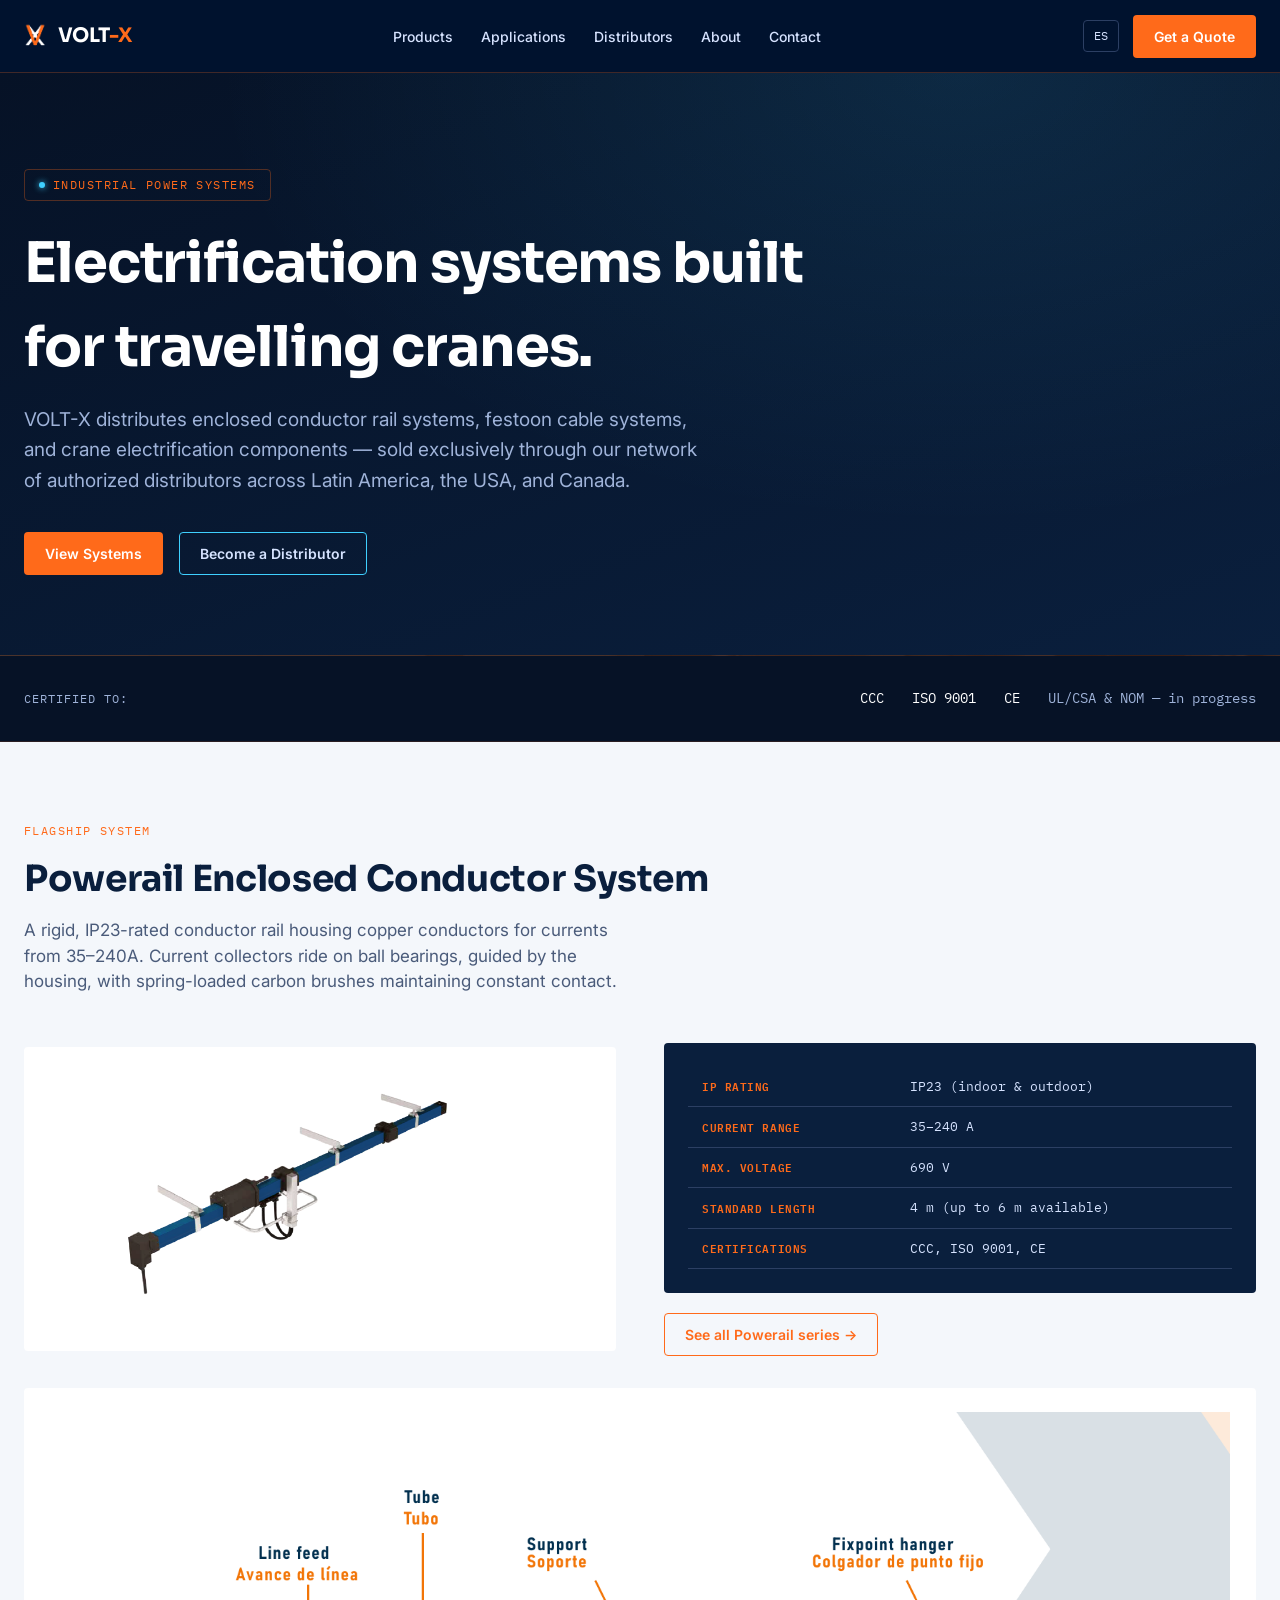
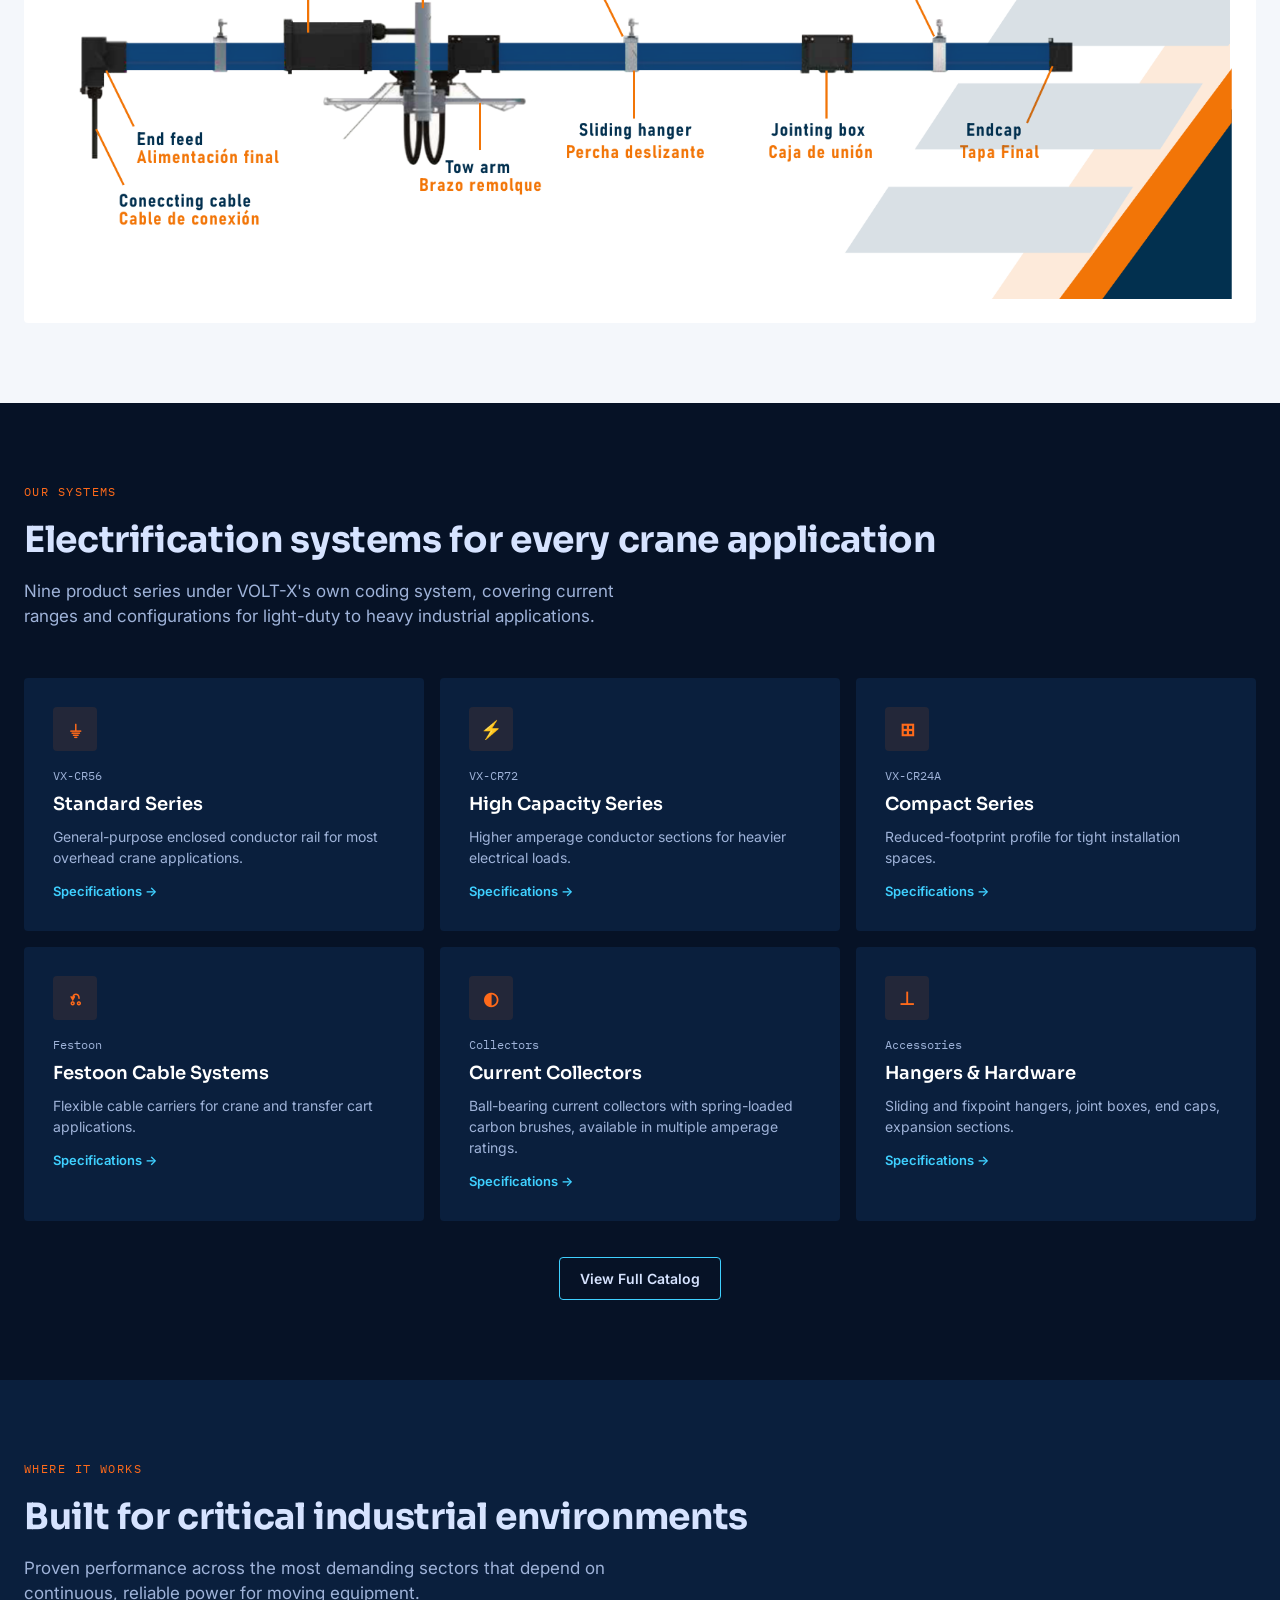
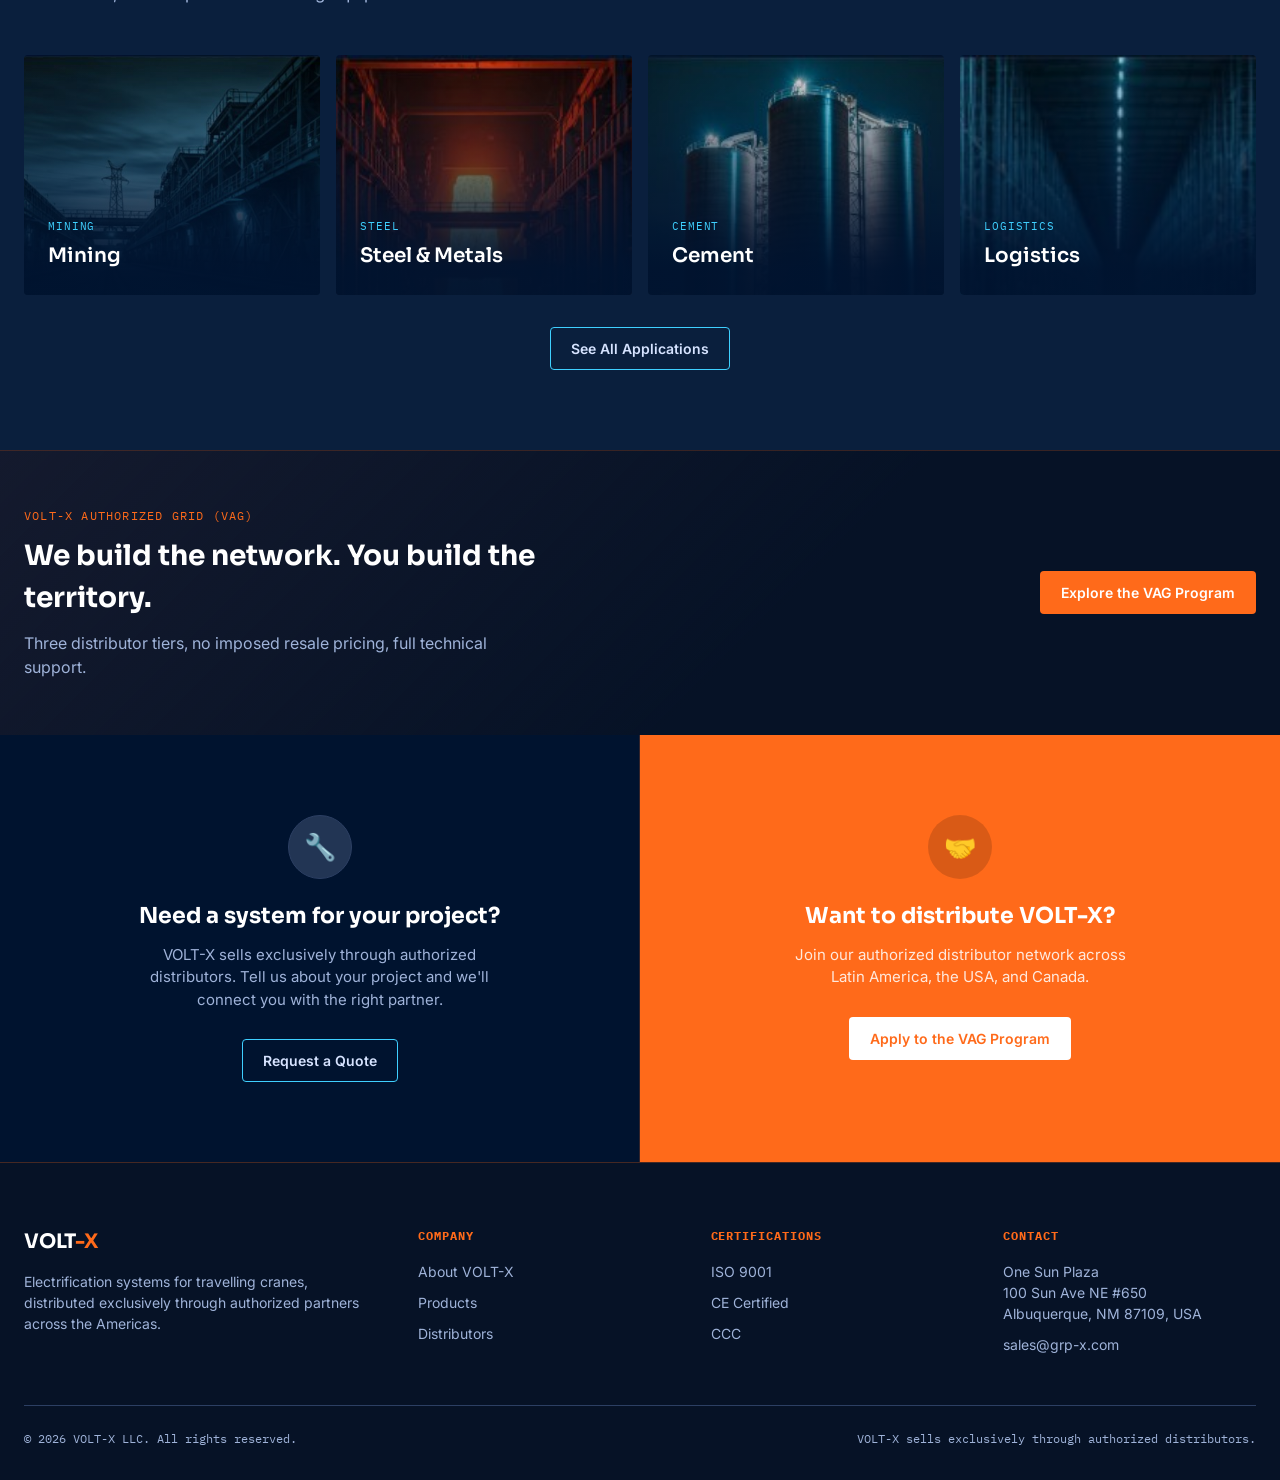
<file: index.html>
<!DOCTYPE html>
<html lang="en">
<head>
<meta charset="utf-8"/>
<meta content="width=device-width, initial-scale=1.0" name="viewport"/>
<title>VOLT-X | Conductor Rail Systems for Travelling Cranes</title>
<meta content="VOLT-X distributes Powerail enclosed conductor rail systems for travelling cranes across Latin America, the USA, and Canada — sold exclusively through authorized distributors." name="description"/>
<link href="https://voltx.grp-x.com/" rel="canonical"/>
<link href="https://voltx.grp-x.com/" hreflang="en" rel="alternate"/>
<link href="https://voltx.grp-x.com/es/" hreflang="es" rel="alternate"/>
<link href="https://voltx.grp-x.com/" hreflang="x-default" rel="alternate"/>
<link href="./assets/voltx-isotype.png" rel="icon" type="image/png"/>
<link href="./assets/voltx-isotype.png" rel="apple-touch-icon"/>
<meta content="website" property="og:type"/>
<meta content="VOLT-X" property="og:site_name"/>
<meta content="VOLT-X | Conductor Rail Systems for Travelling Cranes" property="og:title"/>
<meta content="VOLT-X distributes Powerail enclosed conductor rail systems for travelling cranes across Latin America, the USA, and Canada — sold exclusively through authorized distributors." property="og:description"/>
<meta content="https://voltx.grp-x.com/" property="og:url"/>
<meta content="https://voltx.grp-x.com/assets/og-image.jpg" property="og:image"/>
<meta content="en_US" property="og:locale"/>
<meta content="summary_large_image" name="twitter:card"/>
<meta content="VOLT-X | Conductor Rail Systems for Travelling Cranes" name="twitter:title"/>
<meta content="VOLT-X distributes Powerail enclosed conductor rail systems for travelling cranes across Latin America, the USA, and Canada — sold exclusively through authorized distributors." name="twitter:description"/>
<meta content="https://voltx.grp-x.com/assets/og-image.jpg" name="twitter:image"/>
<link href="https://fonts.googleapis.com" rel="preconnect"/>
<link href="https://fonts.googleapis.com/css2?family=IBM+Plex+Mono:wght@400;500;600&amp;family=Inter:wght@400;500;600;700&amp;family=Sora:wght@600;700&amp;display=swap" rel="stylesheet"/>
<link href="./assets/styles.css" rel="stylesheet"/>
<script type="application/ld+json">
{
  "@context": "https://schema.org",
  "@type": "Organization",
  "name": "VOLT-X",
  "legalName": "VOLT-X LLC",
  "url": "https://voltx.grp-x.com/",
  "logo": "https://voltx.grp-x.com/assets/voltx-isotype.png",
  "image": "https://voltx.grp-x.com/assets/og-image.jpg",
  "description": "VOLT-X distributes Powerail enclosed conductor rail systems for travelling cranes across Latin America, the USA, and Canada.",
  "address": {
    "@type": "PostalAddress",
    "streetAddress": "One Sun Plaza, 100 Sun Ave NE #650",
    "addressLocality": "Albuquerque",
    "addressRegion": "NM",
    "postalCode": "87109",
    "addressCountry": "US"
  },
  "email": "sales@grp-x.com",
  "sameAs": []
}
</script>
<script type="application/ld+json">
{
  "@context": "https://schema.org",
  "@type": "BreadcrumbList",
  "itemListElement": [
    {
      "@type": "ListItem",
      "position": 1,
      "name": "Home",
      "item": "https://voltx.grp-x.com/"
    }
  ]
}
</script>
</head>
<body>
<!-- ============ HEADER ============ -->
<header class="site-header">
<div class="container nav-row">
<a class="brand" href="index.html">
<img alt="VOLT-X" src="assets/voltx-isotype.png"/>
<span class="brand-word">VOLT<span>-X</span></span>
</a>
<nav class="main-nav">
<a href="products/index.html">Products</a>
<a href="applications/index.html">Applications</a>
<a href="distributors/index.html">Distributors</a>
<a href="about/index.html">About</a>
<a href="contact/index.html">Contact</a>
</nav>
<div class="nav-actions">
<a class="lang-switch" href="es/index.html"><span class="lang-label">ES</span></a>
<a class="btn btn-primary" href="contact/index.html">Get a Quote</a>
<button aria-label="Menu" class="mobile-menu-btn">
<svg fill="none" height="24" viewbox="0 0 24 24" width="24"><path d="M3 12H21M3 6H21M3 18H21" stroke="white" stroke-linecap="round" stroke-width="2"></path></svg>
</button>
</div>
</div>
</header>
<div class="mobile-drawer">
<div class="mobile-drawer-top">
<span class="brand-word">VOLT<span style="color:#ff6a1a">-X</span></span>
<button aria-label="Close" class="mobile-drawer-close" style="background:none;border:none;color:#fff;">
<svg fill="none" height="28" viewbox="0 0 24 24" width="28"><path d="M6 6L18 18M6 18L18 6" stroke="white" stroke-linecap="round" stroke-width="2"></path></svg>
</button>
</div>
<a href="products/index.html">Products</a>
<a href="applications/index.html">Applications</a>
<a href="distributors/index.html">Distributors</a>
<a href="about/index.html">About</a>
<a href="contact/index.html">Contact</a>
<a class="btn btn-primary btn-block" href="contact/index.html">Get a Quote</a>
</div>
<!-- ============ HERO ============ -->
<section class="page-hero" style="padding: 96px 0 80px;">
<div class="container">
<div class="eyebrow"><span class="dot"></span>Industrial Power Systems</div>
<h1 class="page-title" style="max-width: 820px; font-size: clamp(34px, 5.5vw, 56px);">
Electrification systems built for travelling cranes.

</h1>
<p class="page-subtitle" style="max-width: 680px; font-size: 19px;">
VOLT-X distributes enclosed conductor rail systems, festoon cable systems, and crane electrification components — sold exclusively through our network of authorized distributors across Latin America, the USA, and Canada.

</p>
<div style="display:flex; gap:16px; margin-top:36px; flex-wrap:wrap;">
<a class="btn btn-primary" href="products/index.html">View Systems</a>
<a class="btn btn-outline" href="distributors/index.html">Become a Distributor</a>
</div>
</div>
</section>
<!-- ============ TRUST BAND ============ -->
<section class="tight section-deep" style="padding: 32px 0; border-bottom: 1px solid rgba(255,106,26,0.15);">
<div class="container" style="display:flex; flex-wrap:wrap; gap: 32px; align-items:center; justify-content: space-between;">
<span style="font-family: var(--font-mono); font-size:12px; color: var(--voltx-text-muted); text-transform: uppercase; letter-spacing: 0.08em;">
Certified to:
</span>
<div style="display:flex; gap: 28px; flex-wrap: wrap;">
<span style="font-family: var(--font-mono); font-size:14px; color:#fff;">CCC</span>
<span style="font-family: var(--font-mono); font-size:14px; color:#fff;">ISO 9001</span>
<span style="font-family: var(--font-mono); font-size:14px; color:#fff;">CE</span>
<span style="font-family: var(--font-mono); font-size:14px; color: var(--voltx-text-muted);">
UL/CSA &amp; NOM — in progress
</span>
</div>
</div>
</section>
<!-- ============ PRODUCT OVERVIEW ============ -->
<section class="section-light">
<div class="container">
<div class="section-head">
<span class="kicker">Flagship System</span>
<h2>Powerail Enclosed Conductor System</h2>
<p>
A rigid, IP23-rated conductor rail housing copper conductors for currents from 35–240A. Current collectors ride on ball bearings, guided by the housing, with spring-loaded carbon brushes maintaining constant contact.

</p>
</div>
<div style="display:grid; grid-template-columns: 1fr 1fr; gap: 48px; align-items: center;">
<div style="background: #ffffff; border-radius:4px; padding: 32px; display:flex; align-items:center; justify-content:center;">
<img alt="Powerail Enclosed conductor rail system HFP56" src="assets/products/hero-system-hfp56.png" style="width:100%; max-width:480px;"/>
</div>
<div>
<div class="spec-table-wrap" style="background: var(--voltx-surface-container); border-radius:4px; padding: 24px;">
<table class="spec-table">
<tr><th>IP Rating</th><td>IP23 (indoor &amp; outdoor)</td></tr>
<tr><th>Current range</th><td>35–240 A</td></tr>
<tr><th>Max. voltage</th><td>690 V</td></tr>
<tr><th>Standard length</th><td>4 m (up to 6 m available)</td></tr>
<tr><th>Certifications</th><td>CCC, ISO 9001, CE</td></tr>
</table>
</div>
<a class="btn btn-outline-orange" href="products/index.html" style="margin-top:20px;">
See all Powerail series →
</a>
</div>
</div>
<!-- Annotated component diagram -->
<div style="background:#ffffff; border-radius:4px; padding:24px; margin-top:32px;">
<img alt="HFP56 system component diagram" src="assets/products/hfp56-diagram-annotated.png" style="width:100%; display:block;"/>
</div>
</div>
</section>
<!-- ============ SYSTEM CATEGORIES GRID ============ -->
<section class="section-deep">
<div class="container">
<div class="section-head">
<span class="kicker">Our Systems</span>
<h2>Electrification systems for every crane application</h2>
<p>
Nine product series under VOLT-X's own coding system, covering current ranges and configurations for light-duty to heavy industrial applications.

</p>
</div>
<div class="grid grid-3">
<div class="card">
<div class="card-icon">⏚</div>
<span class="card-code">VX-CR56</span>
<h3>Standard Series</h3>
<p>General-purpose enclosed conductor rail for most overhead crane applications.</p>
<a class="card-link" href="products/index.html">Specifications →</a>
</div>
<div class="card">
<div class="card-icon">⚡</div>
<span class="card-code">VX-CR72</span>
<h3>High Capacity Series</h3>
<p>Higher amperage conductor sections for heavier electrical loads.</p>
<a class="card-link" href="products/index.html">Specifications →</a>
</div>
<div class="card">
<div class="card-icon">⊞</div>
<span class="card-code">VX-CR24A</span>
<h3>Compact Series</h3>
<p>Reduced-footprint profile for tight installation spaces.</p>
<a class="card-link" href="products/index.html">Specifications →</a>
</div>
<div class="card">
<div class="card-icon">⎌</div>
<span class="card-code">Festoon</span>
<h3>Festoon Cable Systems</h3>
<p>Flexible cable carriers for crane and transfer cart applications.</p>
<a class="card-link" href="products/index.html">Specifications →</a>
</div>
<div class="card">
<div class="card-icon">◐</div>
<span class="card-code">Collectors</span>
<h3>Current Collectors</h3>
<p>Ball-bearing current collectors with spring-loaded carbon brushes, available in multiple amperage ratings.</p>
<a class="card-link" href="products/index.html">Specifications →</a>
</div>
<div class="card">
<div class="card-icon">⊥</div>
<span class="card-code">Accessories</span>
<h3>Hangers &amp; Hardware</h3>
<p>Sliding and fixpoint hangers, joint boxes, end caps, expansion sections.</p>
<a class="card-link" href="products/index.html">Specifications →</a>
</div>
</div>
<div class="text-center" style="margin-top: 36px;">
<a class="btn btn-outline" href="products/index.html">View Full Catalog</a>
</div>
</div>
</section>
<!-- ============ APPLICATIONS PREVIEW ============ -->
<section class="section-mid">
<div class="container">
<div class="section-head">
<span class="kicker">Where it works</span>
<h2>Built for critical industrial environments</h2>
<p>
Proven performance across the most demanding sectors that depend on continuous, reliable power for moving equipment.

</p>
</div>
<div class="grid grid-4">
<div class="industry-card" data-industry-slot="mining" style="background-image: url('assets/industries/mining.jpg');">
<div class="industry-label">
<span class="industry-tag">Mining</span>
<h3>Mining</h3>
</div>
</div>
<div class="industry-card" data-industry-slot="steel" style="background-image: url('assets/industries/steel.jpg');">
<div class="industry-label">
<span class="industry-tag">Steel</span>
<h3>Steel &amp; Metals</h3>
</div>
</div>
<div class="industry-card" data-industry-slot="cement" style="background-image: url('assets/industries/cement.jpg');">
<div class="industry-label">
<span class="industry-tag">Cement</span>
<h3>Cement</h3>
</div>
</div>
<div class="industry-card" data-industry-slot="logistics" style="background-image: url('assets/industries/logistics.jpg');">
<div class="industry-label">
<span class="industry-tag">Logistics</span>
<h3>Logistics</h3>
</div>
</div>
</div>
<div class="text-center" style="margin-top:32px;">
<a class="btn btn-outline" href="applications/index.html">See All Applications</a>
</div>
</div>
</section>
<!-- ============ DISTRIBUTOR PREVIEW ============ -->
<section class="tight" style="background: linear-gradient(135deg, rgba(255,106,26,0.08) 0%, var(--voltx-blue-deep) 60%); border-top:1px solid rgba(255,106,26,0.2);">
<div class="container" style="display:flex; justify-content:space-between; align-items:center; gap: 32px; flex-wrap:wrap;">
<div style="max-width: 520px;">
<span class="kicker" style="color:var(--voltx-orange); font-family:var(--font-mono); font-size:12px; letter-spacing:0.1em; text-transform:uppercase; display:block; margin-bottom:10px;">VOLT-X Authorized Grid (VAG)</span>
<h2 style="font-family: var(--font-display); font-size: 28px; color:#fff; margin:0 0 12px;">
We build the network. You build the territory.

</h2>
<p style="color: var(--voltx-text-muted); margin:0;">
Three distributor tiers, no imposed resale pricing, full technical support.

</p>
</div>
<a class="btn btn-primary" href="distributors/index.html">Explore the VAG Program</a>
</div>
</section>
<!-- ============ FINAL CTA SPLIT ============ -->
<section class="cta-split" style="padding:0;">
<div class="cta-panel blue">
<div class="cta-icon">🔧</div>
<h3>Need a system for your project?</h3>
<p>
VOLT-X sells exclusively through authorized distributors. Tell us about your project and we'll connect you with the right partner.

</p>
<a class="btn btn-outline" href="contact/index.html">Request a Quote</a>
</div>
<div class="cta-panel orange">
<div class="cta-icon">🤝</div>
<h3>Want to distribute VOLT-X?</h3>
<p>
Join our authorized distributor network across Latin America, the USA, and Canada.

</p>
<a class="btn" href="distributors/index.html" style="background:#fff; color: var(--voltx-orange);">Apply to the VAG Program</a>
</div>
</section>
<!-- ============ FOOTER ============ -->
<footer class="site-footer">
<div class="container">
<div class="footer-grid">
<div class="footer-col">
<span class="brand-word" style="display:block; margin-bottom:12px;">VOLT<span style="color:#ff6a1a">-X</span></span>
<p>Electrification systems for travelling cranes, distributed exclusively through authorized partners across the Americas.</p>
</div>
<div class="footer-col">
<h4>Company</h4>
<a href="about/index.html">About VOLT-X</a>
<a href="products/index.html">Products</a>
<a href="distributors/index.html">Distributors</a>
</div>
<div class="footer-col">
<h4>Certifications</h4>
<a href="about/index.html">ISO 9001</a>
<a href="about/index.html">CE Certified</a>
<a href="about/index.html">CCC</a>
</div>
<div class="footer-col">
<h4>Contact</h4>
<p>One Sun Plaza<br/>100 Sun Ave NE #650<br/>Albuquerque, NM 87109, USA</p>
<a href="mailto:sales@grp-x.com">sales@grp-x.com</a>
</div>
</div>
<div class="footer-bottom">
<span>© 2026 VOLT-X LLC. All rights reserved.</span>
<span>VOLT-X sells exclusively through authorized distributors.</span>
</div>
</div>
</footer>
<script src="assets/site.js"></script>
</body>
</html>
</file>
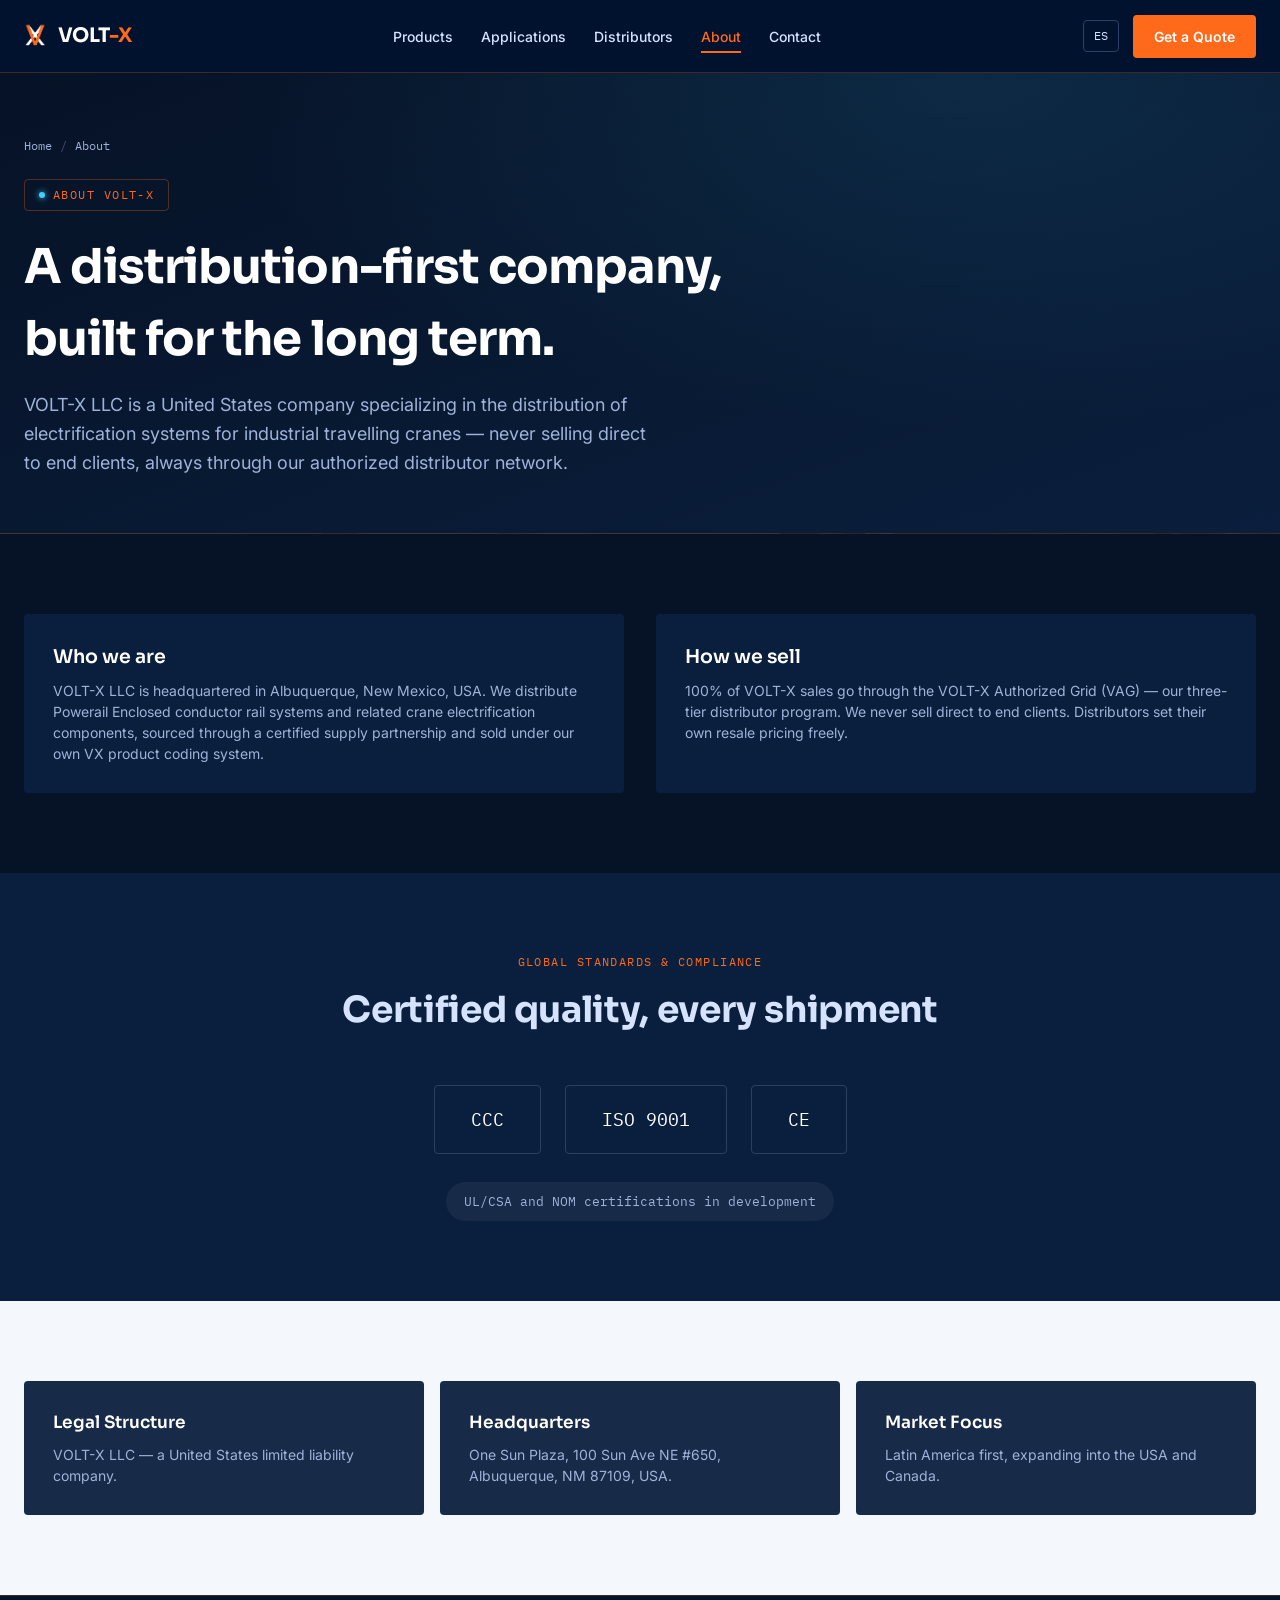
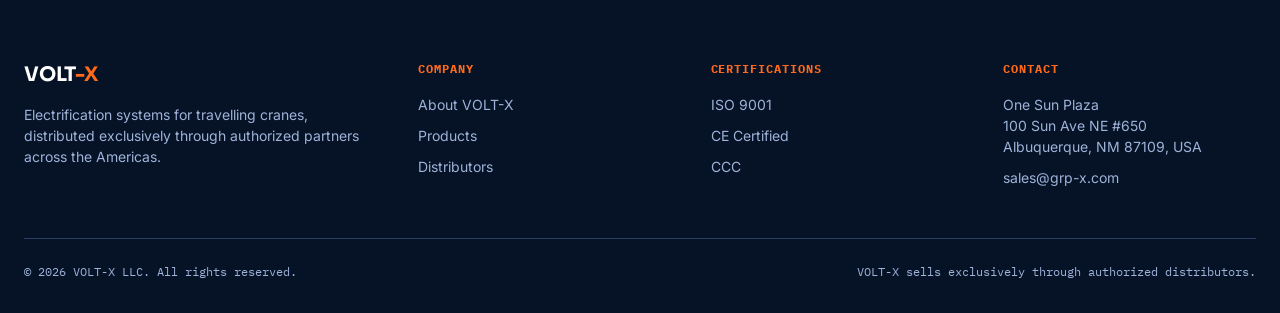
<file: about/index.html>
<!DOCTYPE html>
<html lang="en">
<head>
<meta charset="utf-8"/>
<meta content="width=device-width, initial-scale=1.0" name="viewport"/>
<title>About VOLT-X | Certifications &amp; Company Profile</title>
<meta content="VOLT-X LLC is a US-based distributor of electrification systems for travelling cranes, certified to CCC, ISO 9001, and CE." name="description"/>
<link href="https://voltx.grp-x.com/about/" rel="canonical"/>
<link href="https://voltx.grp-x.com/about/" hreflang="en" rel="alternate"/>
<link href="https://voltx.grp-x.com/es/about/" hreflang="es" rel="alternate"/>
<link href="https://voltx.grp-x.com/about/" hreflang="x-default" rel="alternate"/>
<link href="../assets/voltx-isotype.png" rel="icon" type="image/png"/>
<link href="../assets/voltx-isotype.png" rel="apple-touch-icon"/>
<meta content="website" property="og:type"/>
<meta content="VOLT-X" property="og:site_name"/>
<meta content="About VOLT-X | Certifications &amp; Company Profile" property="og:title"/>
<meta content="VOLT-X LLC is a US-based distributor of electrification systems for travelling cranes, certified to CCC, ISO 9001, and CE." property="og:description"/>
<meta content="https://voltx.grp-x.com/about/" property="og:url"/>
<meta content="https://voltx.grp-x.com/assets/og-image.jpg" property="og:image"/>
<meta content="en_US" property="og:locale"/>
<meta content="summary_large_image" name="twitter:card"/>
<meta content="About VOLT-X | Certifications &amp; Company Profile" name="twitter:title"/>
<meta content="VOLT-X LLC is a US-based distributor of electrification systems for travelling cranes, certified to CCC, ISO 9001, and CE." name="twitter:description"/>
<meta content="https://voltx.grp-x.com/assets/og-image.jpg" name="twitter:image"/>
<link href="https://fonts.googleapis.com" rel="preconnect"/>
<link href="https://fonts.googleapis.com/css2?family=IBM+Plex+Mono:wght@400;500;600&amp;family=Inter:wght@400;500;600;700&amp;family=Sora:wght@600;700&amp;display=swap" rel="stylesheet"/>
<link href="../assets/styles.css" rel="stylesheet"/>
<script type="application/ld+json">
{
  "@context": "https://schema.org",
  "@type": "Organization",
  "name": "VOLT-X",
  "legalName": "VOLT-X LLC",
  "url": "https://voltx.grp-x.com/",
  "logo": "https://voltx.grp-x.com/assets/voltx-isotype.png",
  "image": "https://voltx.grp-x.com/assets/og-image.jpg",
  "description": "VOLT-X distributes Powerail enclosed conductor rail systems for travelling cranes across Latin America, the USA, and Canada.",
  "address": {
    "@type": "PostalAddress",
    "streetAddress": "One Sun Plaza, 100 Sun Ave NE #650",
    "addressLocality": "Albuquerque",
    "addressRegion": "NM",
    "postalCode": "87109",
    "addressCountry": "US"
  },
  "email": "sales@grp-x.com",
  "sameAs": []
}
</script>
<script type="application/ld+json">
{
  "@context": "https://schema.org",
  "@type": "BreadcrumbList",
  "itemListElement": [
    {
      "@type": "ListItem",
      "position": 1,
      "name": "Home",
      "item": "https://voltx.grp-x.com/"
    },
    {
      "@type": "ListItem",
      "position": 2,
      "name": "About",
      "item": "https://voltx.grp-x.com/about/"
    }
  ]
}
</script>
</head>
<body>
<header class="site-header">
<div class="container nav-row">
<a class="brand" href="../index.html">
<img alt="VOLT-X" src="../assets/voltx-isotype.png"/>
<span class="brand-word">VOLT<span>-X</span></span>
</a>
<nav class="main-nav">
<a href="../products/index.html">Products</a>
<a href="../applications/index.html">Applications</a>
<a href="../distributors/index.html">Distributors</a>
<a class="active" href="../about/index.html">About</a>
<a href="../contact/index.html">Contact</a>
</nav>
<div class="nav-actions">
<a class="lang-switch" href="../es/about/index.html"><span class="lang-label">ES</span></a>
<a class="btn btn-primary" href="../contact/index.html">Get a Quote</a>
<button aria-label="Menu" class="mobile-menu-btn">
<svg fill="none" height="24" viewbox="0 0 24 24" width="24"><path d="M3 12H21M3 6H21M3 18H21" stroke="white" stroke-linecap="round" stroke-width="2"></path></svg>
</button>
</div>
</div>
</header>
<div class="mobile-drawer">
<div class="mobile-drawer-top">
<span class="brand-word">VOLT<span style="color:#ff6a1a">-X</span></span>
<button aria-label="Close" class="mobile-drawer-close" style="background:none;border:none;color:#fff;">
<svg fill="none" height="28" viewbox="0 0 24 24" width="28"><path d="M6 6L18 18M6 18L18 6" stroke="white" stroke-linecap="round" stroke-width="2"></path></svg>
</button>
</div>
<a href="../products/index.html">Products</a>
<a href="../applications/index.html">Applications</a>
<a href="../distributors/index.html">Distributors</a>
<a href="../about/index.html">About</a>
<a href="../contact/index.html">Contact</a>
<a class="btn btn-primary btn-block" href="../contact/index.html">Get a Quote</a>
</div>
<section class="page-hero">
<div class="container">
<div class="breadcrumb"><a href="../index.html">Home</a><span class="sep">/</span>About</div>
<div class="eyebrow"><span class="dot"></span>About VOLT-X</div>
<h1 class="page-title">A distribution-first company, built for the long term.</h1>
<p class="page-subtitle">VOLT-X LLC is a United States company specializing in the distribution of electrification systems for industrial travelling cranes — never selling direct to end clients, always through our authorized distributor network.</p>
</div>
</section>
<section class="section-deep">
<div class="container">
<div class="grid grid-2" style="gap:32px;">
<div class="card">
<h3 style="font-size:19px;">Who we are</h3>
<p>VOLT-X LLC is headquartered in Albuquerque, New Mexico, USA. We distribute Powerail Enclosed conductor rail systems and related crane electrification components, sourced through a certified supply partnership and sold under our own VX product coding system.</p>
</div>
<div class="card">
<h3 style="font-size:19px;">How we sell</h3>
<p>100% of VOLT-X sales go through the VOLT-X Authorized Grid (VAG) — our three-tier distributor program. We never sell direct to end clients. Distributors set their own resale pricing freely.</p>
</div>
</div>
</div>
</section>
<!-- ============ CERTIFICATIONS ============ -->
<section class="section-mid">
<div class="container text-center">
<div class="section-head">
<span class="kicker">Global Standards &amp; Compliance</span>
<h2>Certified quality, every shipment</h2>
</div>
<div style="display:flex; justify-content:center; gap:24px; flex-wrap:wrap; margin-bottom: 28px;">
<div style="background: var(--voltx-surface-container); border:1px solid var(--voltx-outline); padding:20px 36px; border-radius:4px;">
<span style="font-family:var(--font-mono); font-size:18px; color:#fff;">CCC</span>
</div>
<div style="background: var(--voltx-surface-container); border:1px solid var(--voltx-outline); padding:20px 36px; border-radius:4px;">
<span style="font-family:var(--font-mono); font-size:18px; color:#fff;">ISO 9001</span>
</div>
<div style="background: var(--voltx-surface-container); border:1px solid var(--voltx-outline); padding:20px 36px; border-radius:4px;">
<span style="font-family:var(--font-mono); font-size:18px; color:#fff;">CE</span>
</div>
</div>
<div style="display:inline-flex; align-items:center; gap:8px; padding:10px 18px; background: var(--voltx-surface-container-high); border-radius:999px; font-family:var(--font-mono); font-size:13px; color: var(--voltx-text-muted);">
UL/CSA and NOM certifications in development
</div>
</div>
</section>
<!-- ============ COMPANY FACTS ============ -->
<section class="section-light">
<div class="container">
<div class="grid grid-3">
<div class="card" style="background: var(--voltx-surface-container-high);">
<h3 style="font-size:17px;">Legal Structure</h3>
<p>VOLT-X LLC — a United States limited liability company.</p>
</div>
<div class="card" style="background: var(--voltx-surface-container-high);">
<h3 style="font-size:17px;">Headquarters</h3>
<p>One Sun Plaza, 100 Sun Ave NE #650, Albuquerque, NM 87109, USA.</p>
</div>
<div class="card" style="background: var(--voltx-surface-container-high);">
<h3 style="font-size:17px;">Market Focus</h3>
<p>Latin America first, expanding into the USA and Canada.</p>
</div>
</div>
</div>
</section>
<footer class="site-footer">
<div class="container">
<div class="footer-grid">
<div class="footer-col">
<span class="brand-word" style="display:block; margin-bottom:12px;">VOLT<span style="color:#ff6a1a">-X</span></span>
<p>Electrification systems for travelling cranes, distributed exclusively through authorized partners across the Americas.</p>
</div>
<div class="footer-col">
<h4>Company</h4>
<a href="../about/index.html">About VOLT-X</a>
<a href="../products/index.html">Products</a>
<a href="../distributors/index.html">Distributors</a>
</div>
<div class="footer-col">
<h4>Certifications</h4>
<a href="../about/index.html">ISO 9001</a>
<a href="../about/index.html">CE Certified</a>
<a href="../about/index.html">CCC</a>
</div>
<div class="footer-col">
<h4>Contact</h4>
<p>One Sun Plaza<br/>100 Sun Ave NE #650<br/>Albuquerque, NM 87109, USA</p>
<a href="mailto:sales@grp-x.com">sales@grp-x.com</a>
</div>
</div>
<div class="footer-bottom">
<span>© 2026 VOLT-X LLC. All rights reserved.</span>
<span>VOLT-X sells exclusively through authorized distributors.</span>
</div>
</div>
</footer>
<script src="../assets/site.js"></script>
</body>
</html>
</file>
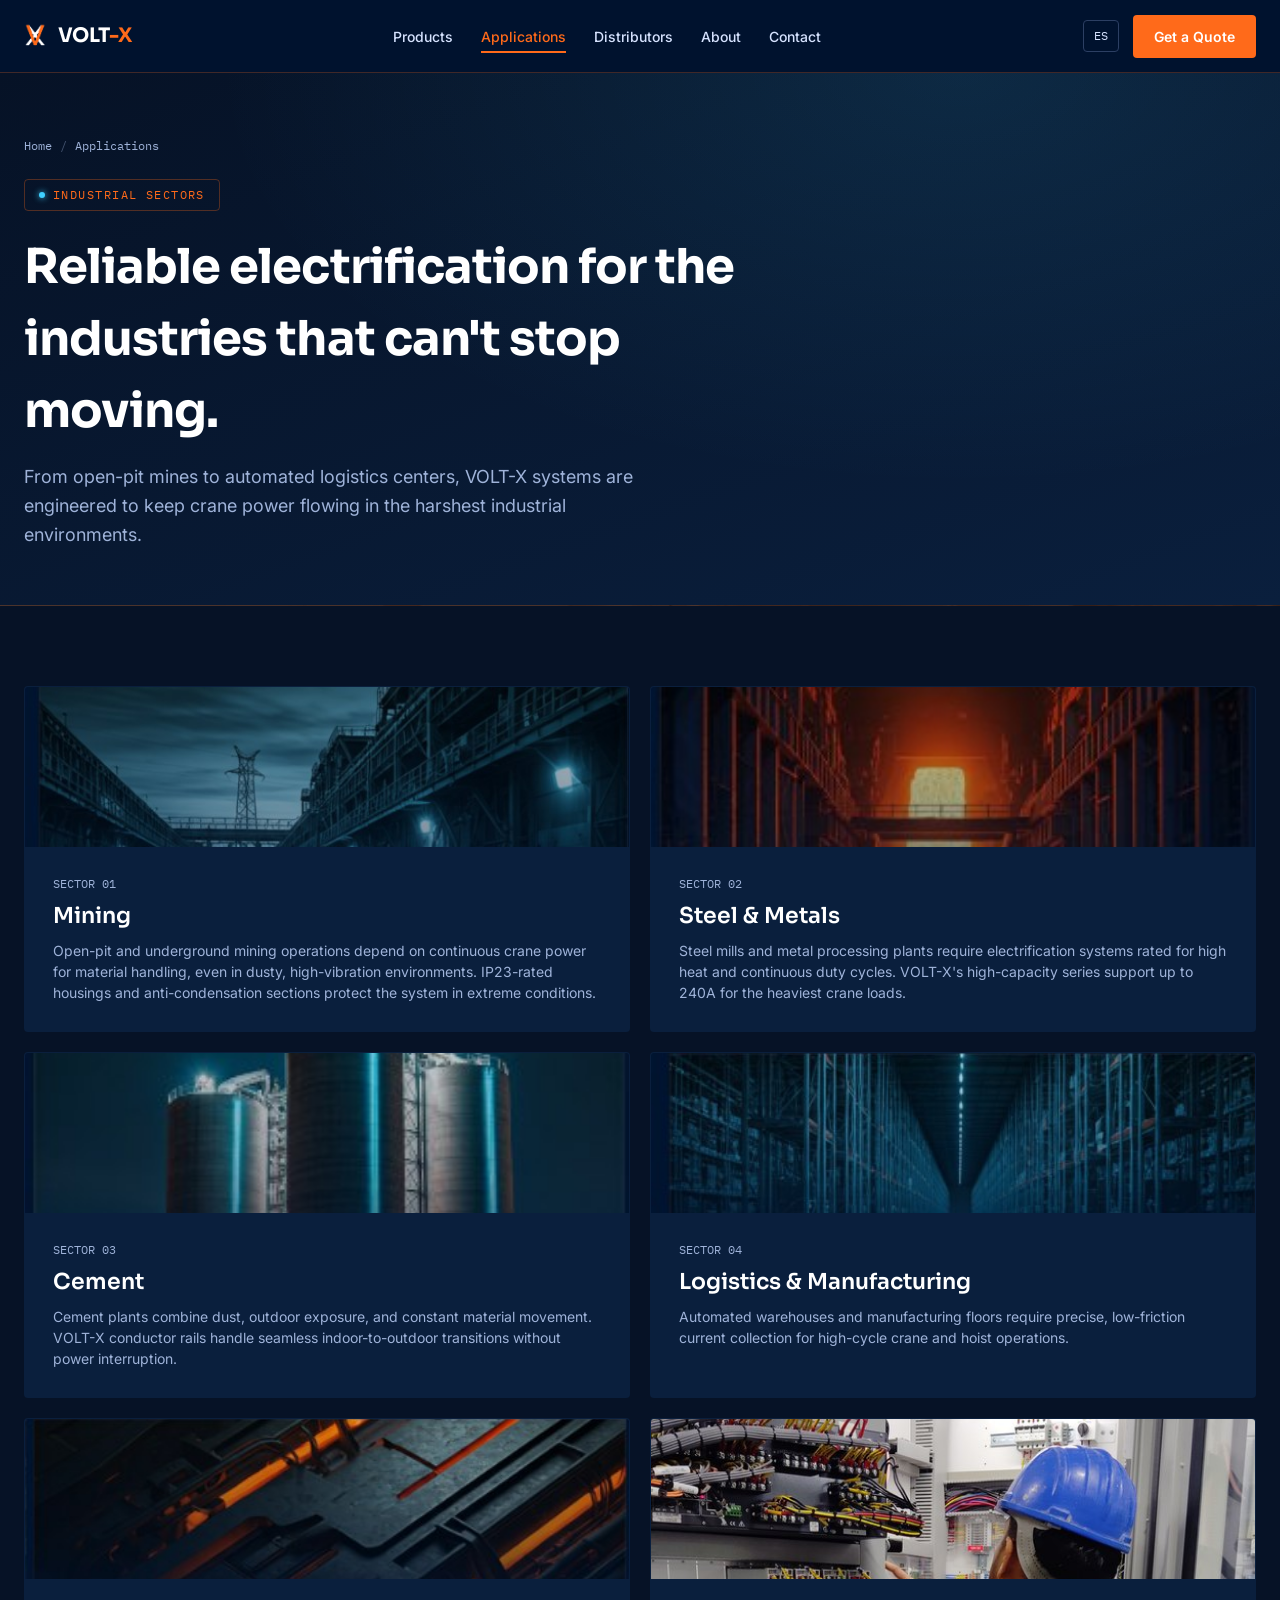
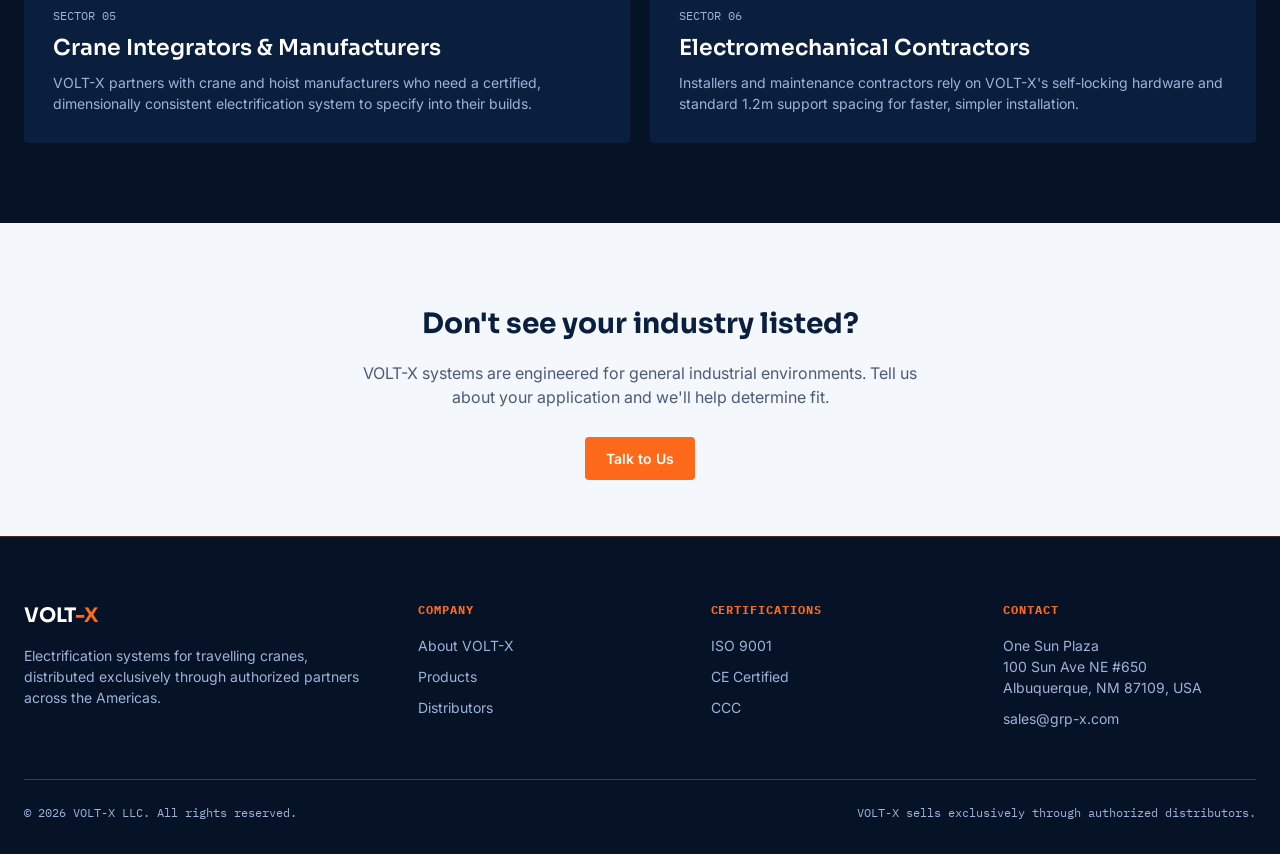
<file: applications/index.html>
<!DOCTYPE html>
<html lang="en">
<head>
<meta charset="utf-8"/>
<meta content="width=device-width, initial-scale=1.0" name="viewport"/>
<title>Industrial Applications | Mining, Steel, Cement | VOLT-X</title>
<meta content="VOLT-X electrification systems for mining, steel, cement, logistics, and crane manufacturing — engineered for the harshest industrial environments." name="description"/>
<link href="https://voltx.grp-x.com/applications/" rel="canonical"/>
<link href="https://voltx.grp-x.com/applications/" hreflang="en" rel="alternate"/>
<link href="https://voltx.grp-x.com/es/applications/" hreflang="es" rel="alternate"/>
<link href="https://voltx.grp-x.com/applications/" hreflang="x-default" rel="alternate"/>
<link href="../assets/voltx-isotype.png" rel="icon" type="image/png"/>
<link href="../assets/voltx-isotype.png" rel="apple-touch-icon"/>
<meta content="website" property="og:type"/>
<meta content="VOLT-X" property="og:site_name"/>
<meta content="Industrial Applications | Mining, Steel, Cement | VOLT-X" property="og:title"/>
<meta content="VOLT-X electrification systems for mining, steel, cement, logistics, and crane manufacturing — engineered for the harshest industrial environments." property="og:description"/>
<meta content="https://voltx.grp-x.com/applications/" property="og:url"/>
<meta content="https://voltx.grp-x.com/assets/og-image.jpg" property="og:image"/>
<meta content="en_US" property="og:locale"/>
<meta content="summary_large_image" name="twitter:card"/>
<meta content="Industrial Applications | Mining, Steel, Cement | VOLT-X" name="twitter:title"/>
<meta content="VOLT-X electrification systems for mining, steel, cement, logistics, and crane manufacturing — engineered for the harshest industrial environments." name="twitter:description"/>
<meta content="https://voltx.grp-x.com/assets/og-image.jpg" name="twitter:image"/>
<link href="https://fonts.googleapis.com" rel="preconnect"/>
<link href="https://fonts.googleapis.com/css2?family=IBM+Plex+Mono:wght@400;500;600&amp;family=Inter:wght@400;500;600;700&amp;family=Sora:wght@600;700&amp;display=swap" rel="stylesheet"/>
<link href="../assets/styles.css" rel="stylesheet"/>
<script type="application/ld+json">
{
  "@context": "https://schema.org",
  "@type": "Organization",
  "name": "VOLT-X",
  "legalName": "VOLT-X LLC",
  "url": "https://voltx.grp-x.com/",
  "logo": "https://voltx.grp-x.com/assets/voltx-isotype.png",
  "image": "https://voltx.grp-x.com/assets/og-image.jpg",
  "description": "VOLT-X distributes Powerail enclosed conductor rail systems for travelling cranes across Latin America, the USA, and Canada.",
  "address": {
    "@type": "PostalAddress",
    "streetAddress": "One Sun Plaza, 100 Sun Ave NE #650",
    "addressLocality": "Albuquerque",
    "addressRegion": "NM",
    "postalCode": "87109",
    "addressCountry": "US"
  },
  "email": "sales@grp-x.com",
  "sameAs": []
}
</script>
<script type="application/ld+json">
{
  "@context": "https://schema.org",
  "@type": "BreadcrumbList",
  "itemListElement": [
    {
      "@type": "ListItem",
      "position": 1,
      "name": "Home",
      "item": "https://voltx.grp-x.com/"
    },
    {
      "@type": "ListItem",
      "position": 2,
      "name": "Applications",
      "item": "https://voltx.grp-x.com/applications/"
    }
  ]
}
</script>
</head>
<body>
<header class="site-header">
<div class="container nav-row">
<a class="brand" href="../index.html">
<img alt="VOLT-X" src="../assets/voltx-isotype.png"/>
<span class="brand-word">VOLT<span>-X</span></span>
</a>
<nav class="main-nav">
<a href="../products/index.html">Products</a>
<a class="active" href="../applications/index.html">Applications</a>
<a href="../distributors/index.html">Distributors</a>
<a href="../about/index.html">About</a>
<a href="../contact/index.html">Contact</a>
</nav>
<div class="nav-actions">
<a class="lang-switch" href="../es/applications/index.html"><span class="lang-label">ES</span></a>
<a class="btn btn-primary" href="../contact/index.html">Get a Quote</a>
<button aria-label="Menu" class="mobile-menu-btn">
<svg fill="none" height="24" viewbox="0 0 24 24" width="24"><path d="M3 12H21M3 6H21M3 18H21" stroke="white" stroke-linecap="round" stroke-width="2"></path></svg>
</button>
</div>
</div>
</header>
<div class="mobile-drawer">
<div class="mobile-drawer-top">
<span class="brand-word">VOLT<span style="color:#ff6a1a">-X</span></span>
<button aria-label="Close" class="mobile-drawer-close" style="background:none;border:none;color:#fff;">
<svg fill="none" height="28" viewbox="0 0 24 24" width="28"><path d="M6 6L18 18M6 18L18 6" stroke="white" stroke-linecap="round" stroke-width="2"></path></svg>
</button>
</div>
<a href="../products/index.html">Products</a>
<a href="../applications/index.html">Applications</a>
<a href="../distributors/index.html">Distributors</a>
<a href="../about/index.html">About</a>
<a href="../contact/index.html">Contact</a>
<a class="btn btn-primary btn-block" href="../contact/index.html">Get a Quote</a>
</div>
<section class="page-hero">
<div class="container">
<div class="breadcrumb"><a href="../index.html">Home</a><span class="sep">/</span>Applications</div>
<div class="eyebrow"><span class="dot"></span>Industrial Sectors</div>
<h1 class="page-title">Reliable electrification for the industries that can't stop moving.</h1>
<p class="page-subtitle">From open-pit mines to automated logistics centers, VOLT-X systems are engineered to keep crane power flowing in the harshest industrial environments.</p>
</div>
</section>
<section class="section-deep">
<div class="container">
<div class="grid grid-2" style="gap:20px;">
<div class="card" data-industry-slot="mining" style="padding:0; overflow:hidden;">
<img src="../assets/industries/mining.jpg" alt="VOLT-X conductor rail electrification system for mining crane operations" style="height:160px; width:100%; object-fit:cover; display:block;" loading="lazy">
<div style="padding:28px;">
<span class="card-code">SECTOR 01</span>
<h3 style="font-size:22px;">Mining</h3>
<p>Open-pit and underground mining operations depend on continuous crane power for material handling, even in dusty, high-vibration environments. IP23-rated housings and anti-condensation sections protect the system in extreme conditions.</p>
</div>
</div>
<div class="card" data-industry-slot="steel" style="padding:0; overflow:hidden;">
<img src="../assets/industries/steel.jpg" alt="VOLT-X high-capacity conductor rail for steel mill overhead cranes" style="height:160px; width:100%; object-fit:cover; display:block;" loading="lazy">
<div style="padding:28px;">
<span class="card-code">SECTOR 02</span>
<h3 style="font-size:22px;">Steel &amp; Metals</h3>
<p>Steel mills and metal processing plants require electrification systems rated for high heat and continuous duty cycles. VOLT-X's high-capacity series support up to 240A for the heaviest crane loads.</p>
</div>
</div>
<div class="card" data-industry-slot="cement" style="padding:0; overflow:hidden;">
<img src="../assets/industries/cement.jpg" alt="VOLT-X enclosed conductor rail system for cement plant cranes" style="height:160px; width:100%; object-fit:cover; display:block;" loading="lazy">
<div style="padding:28px;">
<span class="card-code">SECTOR 03</span>
<h3 style="font-size:22px;">Cement</h3>
<p>Cement plants combine dust, outdoor exposure, and constant material movement. VOLT-X conductor rails handle seamless indoor-to-outdoor transitions without power interruption.</p>
</div>
</div>
<div class="card" data-industry-slot="logistics" style="padding:0; overflow:hidden;">
<img src="../assets/industries/logistics.jpg" alt="VOLT-X electrification system for automated logistics and warehouse cranes" style="height:160px; width:100%; object-fit:cover; display:block;" loading="lazy">
<div style="padding:28px;">
<span class="card-code">SECTOR 04</span>
<h3 style="font-size:22px;">Logistics &amp; Manufacturing</h3>
<p>Automated warehouses and manufacturing floors require precise, low-friction current collection for high-cycle crane and hoist operations.</p>
</div>
</div>
<div class="card" data-industry-slot="cranes" style="padding:0; overflow:hidden;">
<img src="../assets/industries/cranes.jpg" alt="VOLT-X conductor rail system for crane manufacturers and integrators" style="height:160px; width:100%; object-fit:cover; display:block;" loading="lazy">
<div style="padding:28px;">
<span class="card-code">SECTOR 05</span>
<h3 style="font-size:22px;">Crane Integrators &amp; Manufacturers</h3>
<p>VOLT-X partners with crane and hoist manufacturers who need a certified, dimensionally consistent electrification system to specify into their builds.</p>
</div>
</div>
<div class="card" data-industry-slot="contractors" style="padding:0; overflow:hidden;">
<img src="../assets/industries/contractors.jpg" alt="VOLT-X conductor rail system installation by electromechanical contractors" style="height:160px; width:100%; object-fit:cover; display:block;" loading="lazy">
<div style="padding:28px;">
<span class="card-code">SECTOR 06</span>
<h3 style="font-size:22px;">Electromechanical Contractors</h3>
<p>Installers and maintenance contractors rely on VOLT-X's self-locking hardware and standard 1.2m support spacing for faster, simpler installation.</p>
</div>
</div>
</div>
</div>
</section>
<section class="tight section-light text-center">
<div class="container">
<h2 style="font-family:var(--font-display); font-size:28px; margin-bottom:12px;">Don't see your industry listed?</h2>
<p style="color:#4a5b7a; margin-bottom:28px; max-width:560px; margin-left:auto; margin-right:auto;">VOLT-X systems are engineered for general industrial environments. Tell us about your application and we'll help determine fit.</p>
<a class="btn btn-primary" href="../contact/index.html">Talk to Us</a>
</div>
</section>
<footer class="site-footer">
<div class="container">
<div class="footer-grid">
<div class="footer-col">
<span class="brand-word" style="display:block; margin-bottom:12px;">VOLT<span style="color:#ff6a1a">-X</span></span>
<p>Electrification systems for travelling cranes, distributed exclusively through authorized partners across the Americas.</p>
</div>
<div class="footer-col">
<h4>Company</h4>
<a href="../about/index.html">About VOLT-X</a>
<a href="../products/index.html">Products</a>
<a href="../distributors/index.html">Distributors</a>
</div>
<div class="footer-col">
<h4>Certifications</h4>
<a href="../about/index.html">ISO 9001</a>
<a href="../about/index.html">CE Certified</a>
<a href="../about/index.html">CCC</a>
</div>
<div class="footer-col">
<h4>Contact</h4>
<p>One Sun Plaza<br/>100 Sun Ave NE #650<br/>Albuquerque, NM 87109, USA</p>
<a href="mailto:sales@grp-x.com">sales@grp-x.com</a>
</div>
</div>
<div class="footer-bottom">
<span>© 2026 VOLT-X LLC. All rights reserved.</span>
<span>VOLT-X sells exclusively through authorized distributors.</span>
</div>
</div>
</footer>
<script src="../assets/site.js"></script>
</body>
</html>
</file>
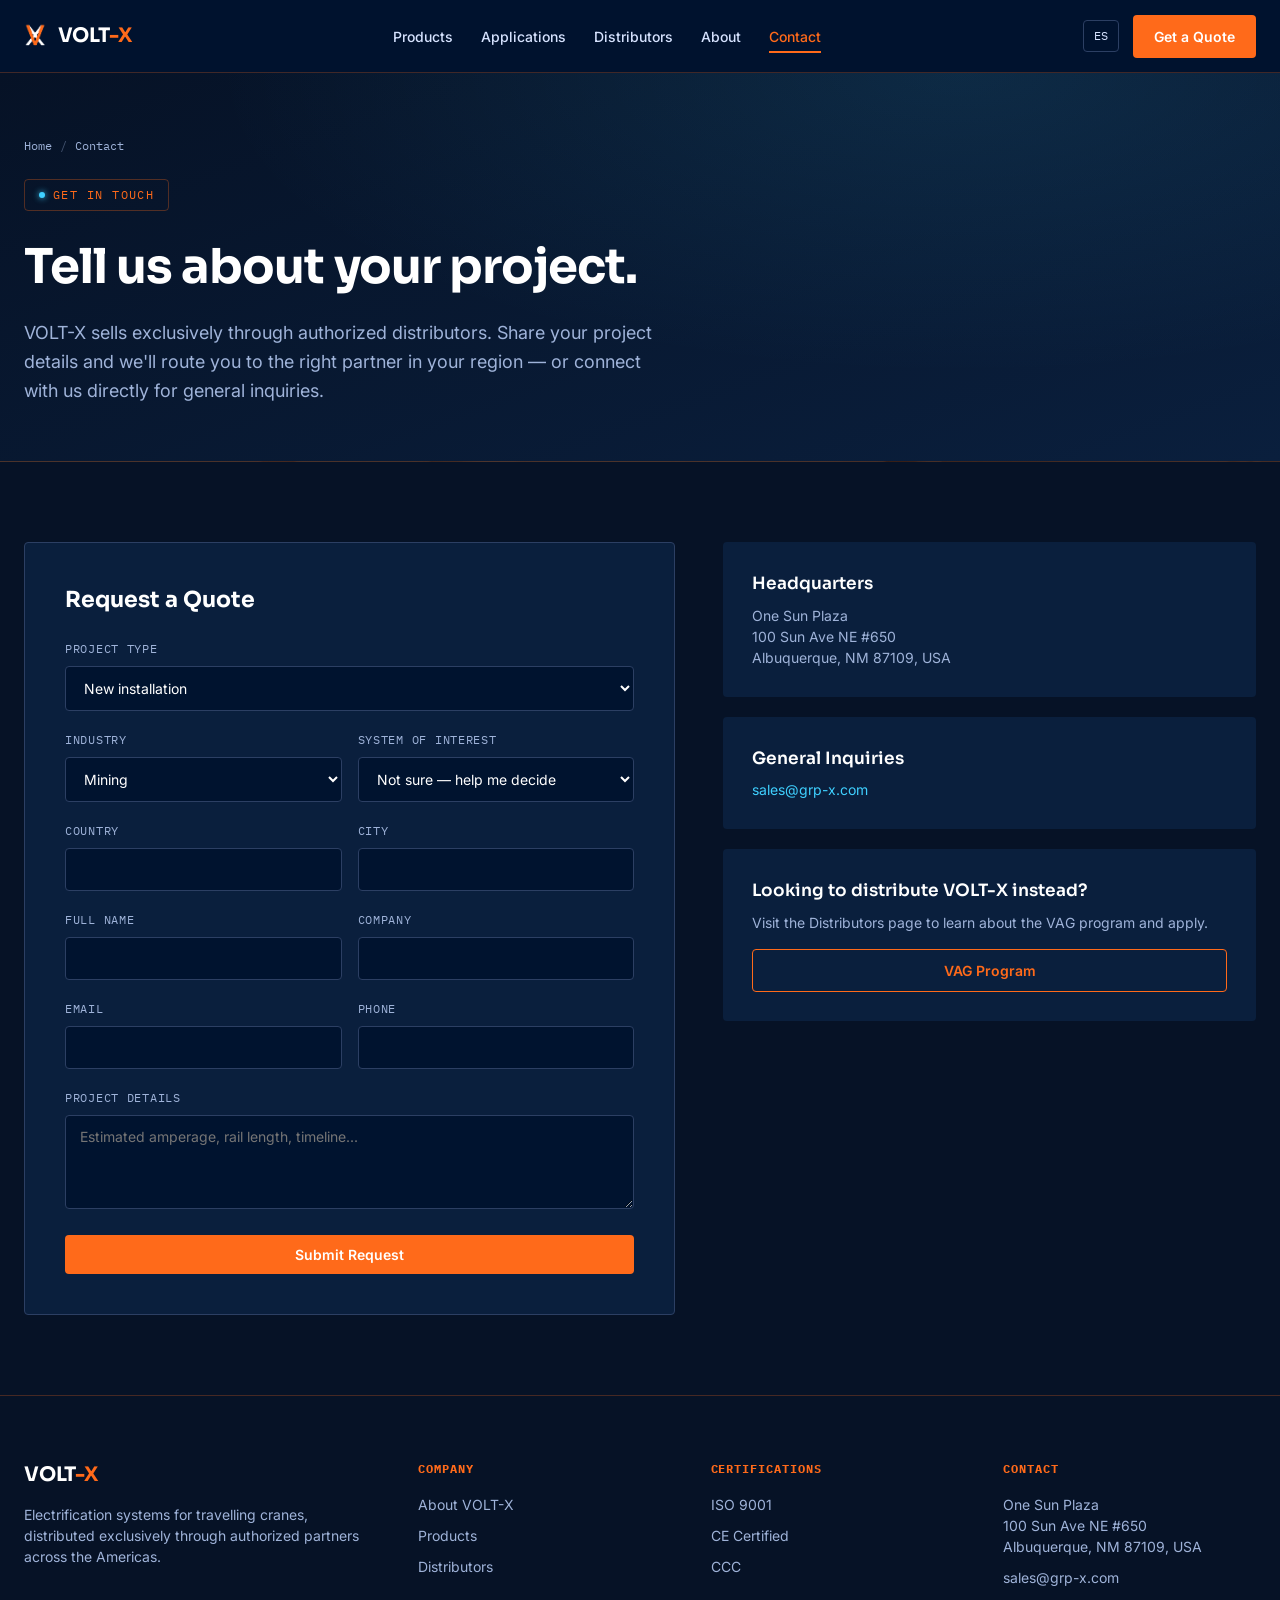
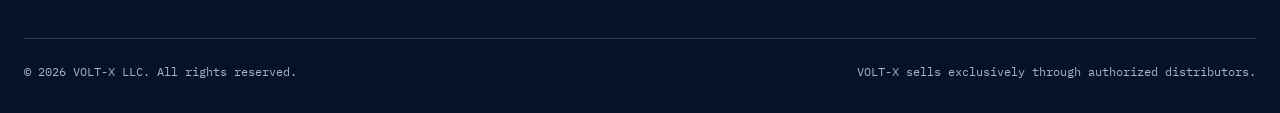
<file: contact/index.html>
<!DOCTYPE html>
<html lang="en">
<head>
<meta charset="utf-8"/>
<meta content="width=device-width, initial-scale=1.0" name="viewport"/>
<title>Contact &amp; Get a Quote | VOLT-X</title>
<meta content="Request a quote for VOLT-X conductor rail electrification systems. We'll connect you with the authorized distributor in your region." name="description"/>
<link href="https://voltx.grp-x.com/contact/" rel="canonical"/>
<link href="https://voltx.grp-x.com/contact/" hreflang="en" rel="alternate"/>
<link href="https://voltx.grp-x.com/es/contact/" hreflang="es" rel="alternate"/>
<link href="https://voltx.grp-x.com/contact/" hreflang="x-default" rel="alternate"/>
<link href="../assets/voltx-isotype.png" rel="icon" type="image/png"/>
<link href="../assets/voltx-isotype.png" rel="apple-touch-icon"/>
<meta content="website" property="og:type"/>
<meta content="VOLT-X" property="og:site_name"/>
<meta content="Contact &amp; Get a Quote | VOLT-X" property="og:title"/>
<meta content="Request a quote for VOLT-X conductor rail electrification systems. We'll connect you with the authorized distributor in your region." property="og:description"/>
<meta content="https://voltx.grp-x.com/contact/" property="og:url"/>
<meta content="https://voltx.grp-x.com/assets/og-image.jpg" property="og:image"/>
<meta content="en_US" property="og:locale"/>
<meta content="summary_large_image" name="twitter:card"/>
<meta content="Contact &amp; Get a Quote | VOLT-X" name="twitter:title"/>
<meta content="Request a quote for VOLT-X conductor rail electrification systems. We'll connect you with the authorized distributor in your region." name="twitter:description"/>
<meta content="https://voltx.grp-x.com/assets/og-image.jpg" name="twitter:image"/>
<link href="https://fonts.googleapis.com" rel="preconnect"/>
<link href="https://fonts.googleapis.com/css2?family=IBM+Plex+Mono:wght@400;500;600&amp;family=Inter:wght@400;500;600;700&amp;family=Sora:wght@600;700&amp;display=swap" rel="stylesheet"/>
<link href="../assets/styles.css" rel="stylesheet"/>
<script type="application/ld+json">
{
  "@context": "https://schema.org",
  "@type": "Organization",
  "name": "VOLT-X",
  "legalName": "VOLT-X LLC",
  "url": "https://voltx.grp-x.com/",
  "logo": "https://voltx.grp-x.com/assets/voltx-isotype.png",
  "image": "https://voltx.grp-x.com/assets/og-image.jpg",
  "description": "VOLT-X distributes Powerail enclosed conductor rail systems for travelling cranes across Latin America, the USA, and Canada.",
  "address": {
    "@type": "PostalAddress",
    "streetAddress": "One Sun Plaza, 100 Sun Ave NE #650",
    "addressLocality": "Albuquerque",
    "addressRegion": "NM",
    "postalCode": "87109",
    "addressCountry": "US"
  },
  "email": "sales@grp-x.com",
  "sameAs": []
}
</script>
<script type="application/ld+json">
{
  "@context": "https://schema.org",
  "@type": "BreadcrumbList",
  "itemListElement": [
    {
      "@type": "ListItem",
      "position": 1,
      "name": "Home",
      "item": "https://voltx.grp-x.com/"
    },
    {
      "@type": "ListItem",
      "position": 2,
      "name": "Contact",
      "item": "https://voltx.grp-x.com/contact/"
    }
  ]
}
</script>
</head>
<body>
<header class="site-header">
<div class="container nav-row">
<a class="brand" href="../index.html">
<img alt="VOLT-X" src="../assets/voltx-isotype.png"/>
<span class="brand-word">VOLT<span>-X</span></span>
</a>
<nav class="main-nav">
<a href="../products/index.html">Products</a>
<a href="../applications/index.html">Applications</a>
<a href="../distributors/index.html">Distributors</a>
<a href="../about/index.html">About</a>
<a class="active" href="../contact/index.html">Contact</a>
</nav>
<div class="nav-actions">
<a class="lang-switch" href="../es/contact/index.html"><span class="lang-label">ES</span></a>
<a class="btn btn-primary" href="#quote">Get a Quote</a>
<button aria-label="Menu" class="mobile-menu-btn">
<svg fill="none" height="24" viewbox="0 0 24 24" width="24"><path d="M3 12H21M3 6H21M3 18H21" stroke="white" stroke-linecap="round" stroke-width="2"></path></svg>
</button>
</div>
</div>
</header>
<div class="mobile-drawer">
<div class="mobile-drawer-top">
<span class="brand-word">VOLT<span style="color:#ff6a1a">-X</span></span>
<button aria-label="Close" class="mobile-drawer-close" style="background:none;border:none;color:#fff;">
<svg fill="none" height="28" viewbox="0 0 24 24" width="28"><path d="M6 6L18 18M6 18L18 6" stroke="white" stroke-linecap="round" stroke-width="2"></path></svg>
</button>
</div>
<a href="../products/index.html">Products</a>
<a href="../applications/index.html">Applications</a>
<a href="../distributors/index.html">Distributors</a>
<a href="../about/index.html">About</a>
<a href="../contact/index.html">Contact</a>
<a class="btn btn-primary btn-block" href="#quote">Get a Quote</a>
</div>
<section class="page-hero">
<div class="container">
<div class="breadcrumb"><a href="../index.html">Home</a><span class="sep">/</span>Contact</div>
<div class="eyebrow"><span class="dot"></span>Get in Touch</div>
<h1 class="page-title">Tell us about your project.</h1>
<p class="page-subtitle">VOLT-X sells exclusively through authorized distributors. Share your project details and we'll route you to the right partner in your region — or connect with us directly for general inquiries.</p>
</div>
</section>
<section class="section-deep" id="quote">
<div class="container" style="display:grid; grid-template-columns: 1.1fr 0.9fr; gap:48px;">
<div class="form-wrap">
<h2 style="font-family:var(--font-display); font-size:22px; color:#fff; margin:0 0 24px;">Request a Quote</h2>
<form action="https://api.web3forms.com/submit" data-voltx-form="" method="POST">
<input name="access_key" type="hidden" value="1b53f774-e048-45ce-b063-d2b5a81de261"/>
<input name="subject" type="hidden" value="New Quote Request — VOLT-X Website"/>
<input name="from_name" type="hidden" value="VOLT-X Website — Quote Request"/>
<input class="hidden" name="botcheck" style="display:none" type="checkbox"/>
<div class="form-row">
<label>Project Type</label>
<select name="project_type">
<option>New installation</option>
<option>Replacement / spare parts</option>
<option>Maintenance</option>
</select>
</div>
<div class="form-row-grid">
<div class="form-row">
<label>Industry</label>
<select name="industry">
<option>Mining</option>
<option>Steel &amp; Metals</option>
<option>Cement</option>
<option>Logistics / Manufacturing</option>
<option>Crane Manufacturer / Integrator</option>
<option>Other</option>
</select>
</div>
<div class="form-row">
<label>System of Interest</label>
<select name="system_of_interest">
<option>Not sure — help me decide</option>
<option>VX-CR56 Standard</option>
<option>VX-CR72 High Capacity</option>
<option>VX-CR24A Compact</option>
<option>Festoon System</option>
<option>Other / Multiple</option>
</select>
</div>
</div>
<div class="form-row-grid">
<div class="form-row">
<label>Country</label>
<input name="country" required="" type="text"/>
</div>
<div class="form-row">
<label>City</label>
<input name="city" type="text"/>
</div>
</div>
<div class="form-row-grid">
<div class="form-row">
<label>Full Name</label>
<input name="full_name" required="" type="text"/>
</div>
<div class="form-row">
<label>Company</label>
<input name="company" required="" type="text"/>
</div>
</div>
<div class="form-row-grid">
<div class="form-row">
<label>Email</label>
<input name="email" required="" type="email"/>
</div>
<div class="form-row">
<label>Phone</label>
<input name="phone" type="tel"/>
</div>
</div>
<div class="form-row">
<label>Project Details</label>
<textarea name="project_details" placeholder="Estimated amperage, rail length, timeline..." rows="4"></textarea>
</div>
<button class="btn btn-primary btn-block" type="submit">Submit Request</button>
</form>
<div class="form-success">
<div class="icon">✓</div>
<h3>Request received</h3>
<p>A VOLT-X representative will contact you within 1 business day. If an authorized distributor already covers your area, we'll connect you directly.</p>
</div>
</div>
<div>
<div class="card" style="margin-bottom:20px;">
<h3 style="font-size:17px;">Headquarters</h3>
<p>One Sun Plaza<br/>100 Sun Ave NE #650<br/>Albuquerque, NM 87109, USA</p>
</div>
<div class="card" style="margin-bottom:20px;">
<h3 style="font-size:17px;">General Inquiries</h3>
<p><a href="mailto:sales@grp-x.com" style="color:var(--voltx-cyan);">sales@grp-x.com</a></p>
</div>
<div class="card">
<h3 style="font-size:17px;">Looking to distribute VOLT-X instead?</h3>
<p style="margin-bottom:16px;">Visit the Distributors page to learn about the VAG program and apply.</p>
<a class="btn btn-outline-orange btn-block" href="../distributors/index.html">VAG Program</a>
</div>
</div>
</div>
</section>
<footer class="site-footer">
<div class="container">
<div class="footer-grid">
<div class="footer-col">
<span class="brand-word" style="display:block; margin-bottom:12px;">VOLT<span style="color:#ff6a1a">-X</span></span>
<p>Electrification systems for travelling cranes, distributed exclusively through authorized partners across the Americas.</p>
</div>
<div class="footer-col">
<h4>Company</h4>
<a href="../about/index.html">About VOLT-X</a>
<a href="../products/index.html">Products</a>
<a href="../distributors/index.html">Distributors</a>
</div>
<div class="footer-col">
<h4>Certifications</h4>
<a href="../about/index.html">ISO 9001</a>
<a href="../about/index.html">CE Certified</a>
<a href="../about/index.html">CCC</a>
</div>
<div class="footer-col">
<h4>Contact</h4>
<p>One Sun Plaza<br/>100 Sun Ave NE #650<br/>Albuquerque, NM 87109, USA</p>
<a href="mailto:sales@grp-x.com">sales@grp-x.com</a>
</div>
</div>
<div class="footer-bottom">
<span>© 2026 VOLT-X LLC. All rights reserved.</span>
<span>VOLT-X sells exclusively through authorized distributors.</span>
</div>
</div>
</footer>
<script src="../assets/site.js"></script>
</body>
</html>
</file>
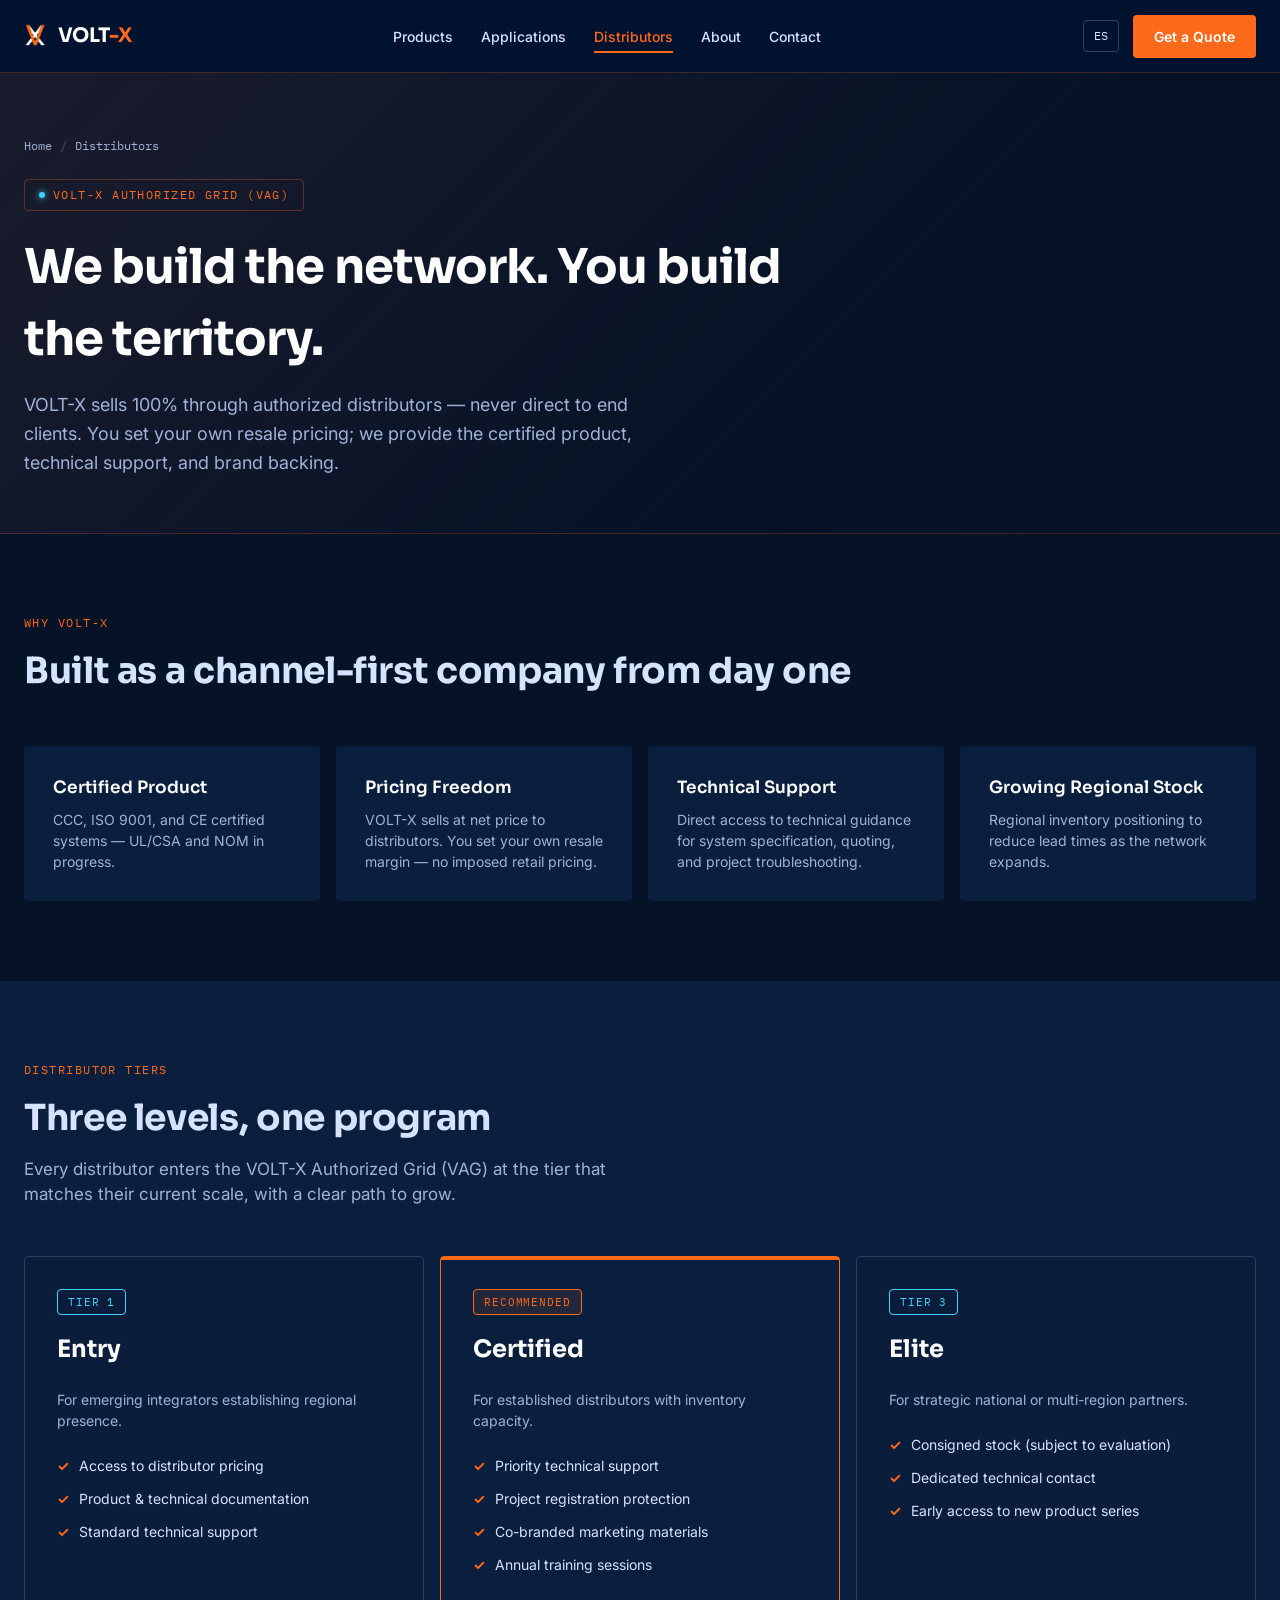
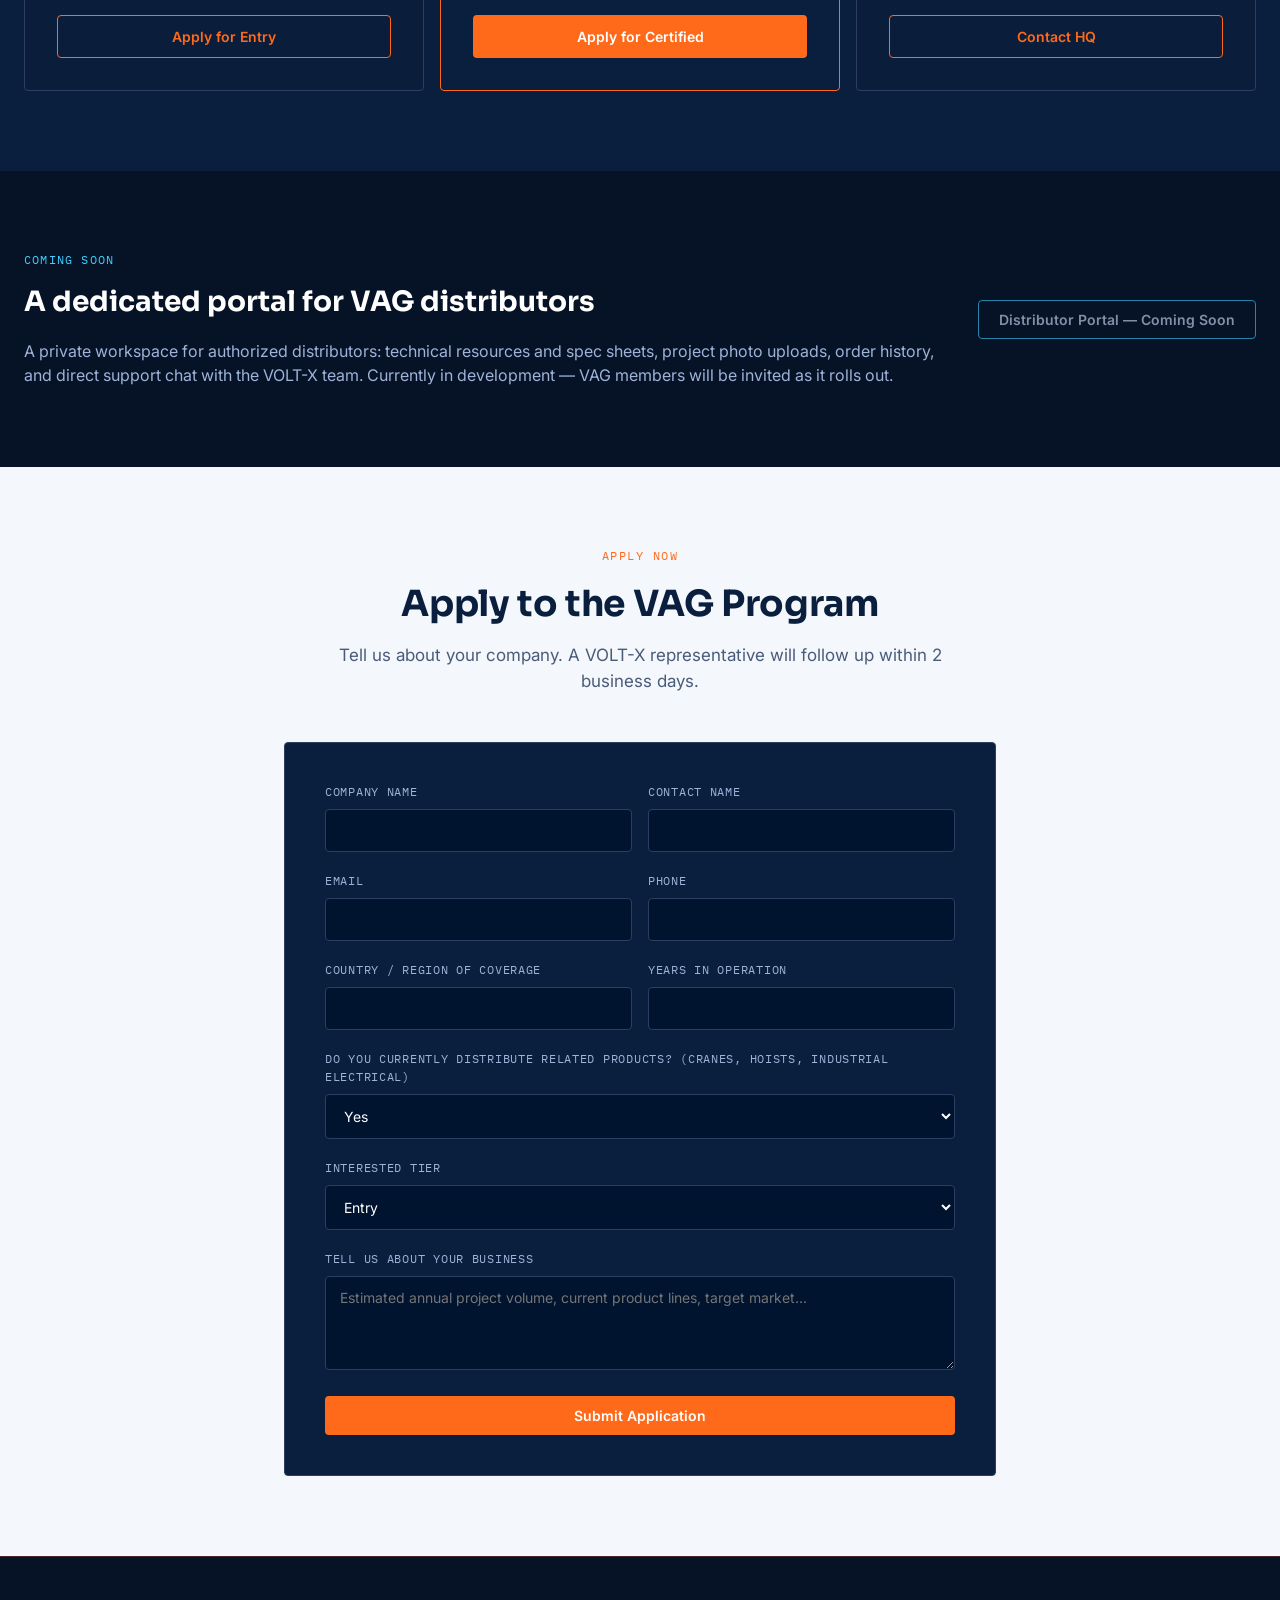
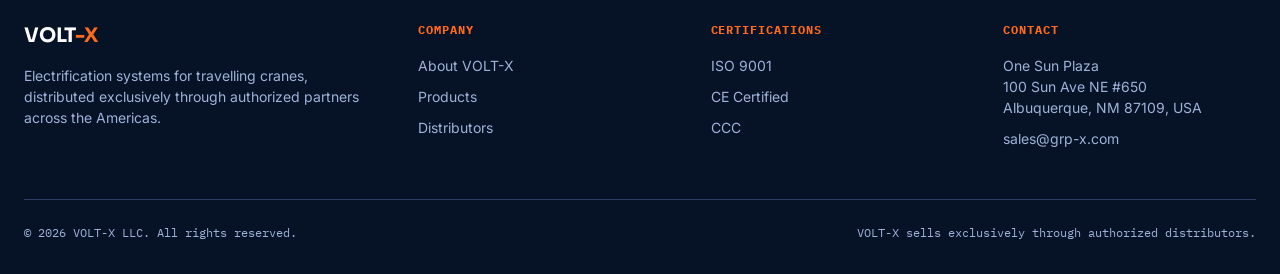
<file: distributors/index.html>
<!DOCTYPE html>
<html lang="en">
<head>
<meta charset="utf-8"/>
<meta content="width=device-width, initial-scale=1.0" name="viewport"/>
<title>Become a Distributor | VOLT-X Authorized Grid (VAG)</title>
<meta content="Join the VOLT-X Authorized Grid distributor program. Three tiers, no imposed resale pricing, full technical support across Latin America, the USA, and Canada." name="description"/>
<link href="https://voltx.grp-x.com/distributors/" rel="canonical"/>
<link href="https://voltx.grp-x.com/distributors/" hreflang="en" rel="alternate"/>
<link href="https://voltx.grp-x.com/es/distributors/" hreflang="es" rel="alternate"/>
<link href="https://voltx.grp-x.com/distributors/" hreflang="x-default" rel="alternate"/>
<link href="../assets/voltx-isotype.png" rel="icon" type="image/png"/>
<link href="../assets/voltx-isotype.png" rel="apple-touch-icon"/>
<meta content="website" property="og:type"/>
<meta content="VOLT-X" property="og:site_name"/>
<meta content="Become a Distributor | VOLT-X Authorized Grid (VAG)" property="og:title"/>
<meta content="Join the VOLT-X Authorized Grid distributor program. Three tiers, no imposed resale pricing, full technical support across Latin America, the USA, and Canada." property="og:description"/>
<meta content="https://voltx.grp-x.com/distributors/" property="og:url"/>
<meta content="https://voltx.grp-x.com/assets/og-image.jpg" property="og:image"/>
<meta content="en_US" property="og:locale"/>
<meta content="summary_large_image" name="twitter:card"/>
<meta content="Become a Distributor | VOLT-X Authorized Grid (VAG)" name="twitter:title"/>
<meta content="Join the VOLT-X Authorized Grid distributor program. Three tiers, no imposed resale pricing, full technical support across Latin America, the USA, and Canada." name="twitter:description"/>
<meta content="https://voltx.grp-x.com/assets/og-image.jpg" name="twitter:image"/>
<link href="https://fonts.googleapis.com" rel="preconnect"/>
<link href="https://fonts.googleapis.com/css2?family=IBM+Plex+Mono:wght@400;500;600&amp;family=Inter:wght@400;500;600;700&amp;family=Sora:wght@600;700&amp;display=swap" rel="stylesheet"/>
<link href="../assets/styles.css" rel="stylesheet"/>
<script type="application/ld+json">
{
  "@context": "https://schema.org",
  "@type": "Organization",
  "name": "VOLT-X",
  "legalName": "VOLT-X LLC",
  "url": "https://voltx.grp-x.com/",
  "logo": "https://voltx.grp-x.com/assets/voltx-isotype.png",
  "image": "https://voltx.grp-x.com/assets/og-image.jpg",
  "description": "VOLT-X distributes Powerail enclosed conductor rail systems for travelling cranes across Latin America, the USA, and Canada.",
  "address": {
    "@type": "PostalAddress",
    "streetAddress": "One Sun Plaza, 100 Sun Ave NE #650",
    "addressLocality": "Albuquerque",
    "addressRegion": "NM",
    "postalCode": "87109",
    "addressCountry": "US"
  },
  "email": "sales@grp-x.com",
  "sameAs": []
}
</script>
<script type="application/ld+json">
{
  "@context": "https://schema.org",
  "@type": "BreadcrumbList",
  "itemListElement": [
    {
      "@type": "ListItem",
      "position": 1,
      "name": "Home",
      "item": "https://voltx.grp-x.com/"
    },
    {
      "@type": "ListItem",
      "position": 2,
      "name": "Distributors",
      "item": "https://voltx.grp-x.com/distributors/"
    }
  ]
}
</script>
</head>
<body>
<header class="site-header">
<div class="container nav-row">
<a class="brand" href="../index.html">
<img alt="VOLT-X" src="../assets/voltx-isotype.png"/>
<span class="brand-word">VOLT<span>-X</span></span>
</a>
<nav class="main-nav">
<a href="../products/index.html">Products</a>
<a href="../applications/index.html">Applications</a>
<a class="active" href="../distributors/index.html">Distributors</a>
<a href="../about/index.html">About</a>
<a href="../contact/index.html">Contact</a>
</nav>
<div class="nav-actions">
<a class="lang-switch" href="../es/distributors/index.html"><span class="lang-label">ES</span></a>
<a class="btn btn-primary" href="../contact/index.html">Get a Quote</a>
<button aria-label="Menu" class="mobile-menu-btn">
<svg fill="none" height="24" viewbox="0 0 24 24" width="24"><path d="M3 12H21M3 6H21M3 18H21" stroke="white" stroke-linecap="round" stroke-width="2"></path></svg>
</button>
</div>
</div>
</header>
<div class="mobile-drawer">
<div class="mobile-drawer-top">
<span class="brand-word">VOLT<span style="color:#ff6a1a">-X</span></span>
<button aria-label="Close" class="mobile-drawer-close" style="background:none;border:none;color:#fff;">
<svg fill="none" height="28" viewbox="0 0 24 24" width="28"><path d="M6 6L18 18M6 18L18 6" stroke="white" stroke-linecap="round" stroke-width="2"></path></svg>
</button>
</div>
<a href="../products/index.html">Products</a>
<a href="../applications/index.html">Applications</a>
<a href="../distributors/index.html">Distributors</a>
<a href="../about/index.html">About</a>
<a href="../contact/index.html">Contact</a>
<a class="btn btn-primary btn-block" href="../contact/index.html">Get a Quote</a>
</div>
<section class="page-hero" style="background: linear-gradient(135deg, rgba(255,106,26,0.10) 0%, var(--voltx-blue-deep) 65%);">
<div class="container">
<div class="breadcrumb"><a href="../index.html">Home</a><span class="sep">/</span>Distributors</div>
<div class="eyebrow"><span class="dot"></span>VOLT-X Authorized Grid (VAG)</div>
<h1 class="page-title">We build the network. You build the territory.</h1>
<p class="page-subtitle">VOLT-X sells 100% through authorized distributors — never direct to end clients. You set your own resale pricing; we provide the certified product, technical support, and brand backing.</p>
</div>
</section>
<!-- ============ WHY DISTRIBUTE ============ -->
<section class="section-deep">
<div class="container">
<div class="section-head">
<span class="kicker">Why VOLT-X</span>
<h2>Built as a channel-first company from day one</h2>
</div>
<div class="grid grid-4">
<div class="card">
<h3 style="font-size:17px;">Certified Product</h3>
<p>CCC, ISO 9001, and CE certified systems — UL/CSA and NOM in progress.</p>
</div>
<div class="card">
<h3 style="font-size:17px;">Pricing Freedom</h3>
<p>VOLT-X sells at net price to distributors. You set your own resale margin — no imposed retail pricing.</p>
</div>
<div class="card">
<h3 style="font-size:17px;">Technical Support</h3>
<p>Direct access to technical guidance for system specification, quoting, and project troubleshooting.</p>
</div>
<div class="card">
<h3 style="font-size:17px;">Growing Regional Stock</h3>
<p>Regional inventory positioning to reduce lead times as the network expands.</p>
</div>
</div>
</div>
</section>
<!-- ============ VAG TIERS ============ -->
<section class="section-mid">
<div class="container">
<div class="section-head">
<span class="kicker">Distributor Tiers</span>
<h2>Three levels, one program</h2>
<p>Every distributor enters the VOLT-X Authorized Grid (VAG) at the tier that matches their current scale, with a clear path to grow.</p>
</div>
<div class="grid grid-3">
<div class="tier-card">
<span class="tier-badge">TIER 1</span>
<h3>Entry</h3>
<p class="tier-desc">For emerging integrators establishing regional presence.</p>
<ul class="tier-list">
<li>Access to distributor pricing</li>
<li>Product &amp; technical documentation</li>
<li>Standard technical support</li>
</ul>
<a class="btn btn-outline-orange btn-block" href="#apply">Apply for Entry</a>
</div>
<div class="tier-card featured">
<span class="tier-badge orange">RECOMMENDED</span>
<h3>Certified</h3>
<p class="tier-desc">For established distributors with inventory capacity.</p>
<ul class="tier-list">
<li>Priority technical support</li>
<li>Project registration protection</li>
<li>Co-branded marketing materials</li>
<li>Annual training sessions</li>
</ul>
<a class="btn btn-primary btn-block" href="#apply">Apply for Certified</a>
</div>
<div class="tier-card">
<span class="tier-badge">TIER 3</span>
<h3>Elite</h3>
<p class="tier-desc">For strategic national or multi-region partners.</p>
<ul class="tier-list">
<li>Consigned stock (subject to evaluation)</li>
<li>Dedicated technical contact</li>
<li>Early access to new product series</li>
</ul>
<a class="btn btn-outline-orange btn-block" href="#apply">Contact HQ</a>
</div>
</div>
</div>
</section>
<!-- ============ DISTRIBUTOR PORTAL TEASER ============ -->
<section class="section-deep">
<div class="container" style="display:flex; gap:40px; align-items:center; flex-wrap:wrap;">
<div style="flex:1; min-width:280px;">
<span class="kicker" style="font-family:var(--font-mono); font-size:12px; color:var(--voltx-cyan); text-transform:uppercase; letter-spacing:0.1em; display:block; margin-bottom:12px;">Coming Soon</span>
<h2 style="font-family:var(--font-display); font-size:28px; color:#fff; margin:0 0 16px;">A dedicated portal for VAG distributors</h2>
<p style="color:var(--voltx-text-muted); margin-bottom:0;">A private workspace for authorized distributors: technical resources and spec sheets, project photo uploads, order history, and direct support chat with the VOLT-X team. Currently in development — VAG members will be invited as it rolls out.</p>
</div>
<div style="flex:0 0 auto;">
<button class="btn btn-outline" disabled="" style="opacity:0.6; cursor:not-allowed;">Distributor Portal — Coming Soon</button>
</div>
</div>
</section>
<!-- ============ APPLICATION FORM ============ -->
<section class="section-light" id="apply">
<div class="container" style="max-width: 760px;">
<div class="section-head text-center" style="margin-left:auto; margin-right:auto;">
<span class="kicker">Apply Now</span>
<h2>Apply to the VAG Program</h2>
<p style="margin-left:auto; margin-right:auto;">Tell us about your company. A VOLT-X representative will follow up within 2 business days.</p>
</div>
<div class="form-wrap">
<form action="https://api.web3forms.com/submit" data-voltx-form="" method="POST">
<input name="access_key" type="hidden" value="1b53f774-e048-45ce-b063-d2b5a81de261"/>
<input name="subject" type="hidden" value="New VAG Distributor Application — VOLT-X Website"/>
<input name="from_name" type="hidden" value="VOLT-X Website — VAG Application"/>
<input class="hidden" name="botcheck" style="display:none" type="checkbox"/>
<div class="form-row-grid">
<div class="form-row">
<label>Company Name</label>
<input name="company_name" required="" type="text"/>
</div>
<div class="form-row">
<label>Contact Name</label>
<input name="contact_name" required="" type="text"/>
</div>
</div>
<div class="form-row-grid">
<div class="form-row">
<label>Email</label>
<input name="email" required="" type="email"/>
</div>
<div class="form-row">
<label>Phone</label>
<input name="phone" type="tel"/>
</div>
</div>
<div class="form-row-grid">
<div class="form-row">
<label>Country / Region of Coverage</label>
<input name="coverage_region" required="" type="text"/>
</div>
<div class="form-row">
<label>Years in Operation</label>
<input min="0" name="years_in_operation" type="number"/>
</div>
</div>
<div class="form-row">
<label>Do you currently distribute related products? (cranes, hoists, industrial electrical)</label>
<select name="distributes_related_products">
<option>Yes</option>
<option>No</option>
</select>
</div>
<div class="form-row">
<label>Interested Tier</label>
<select name="interested_tier">
<option>Entry</option>
<option>Certified</option>
<option>Elite</option>
<option>Not sure — help me decide</option>
</select>
</div>
<div class="form-row">
<label>Tell us about your business</label>
<textarea name="business_details" placeholder="Estimated annual project volume, current product lines, target market..." rows="4"></textarea>
</div>
<button class="btn btn-primary btn-block" type="submit">Submit Application</button>
</form>
<div class="form-success">
<div class="icon">✓</div>
<h3>Application received</h3>
<p>A VOLT-X representative will contact you within 2 business days.</p>
</div>
</div>
</div>
</section>
<footer class="site-footer">
<div class="container">
<div class="footer-grid">
<div class="footer-col">
<span class="brand-word" style="display:block; margin-bottom:12px;">VOLT<span style="color:#ff6a1a">-X</span></span>
<p>Electrification systems for travelling cranes, distributed exclusively through authorized partners across the Americas.</p>
</div>
<div class="footer-col">
<h4>Company</h4>
<a href="../about/index.html">About VOLT-X</a>
<a href="../products/index.html">Products</a>
<a href="../distributors/index.html">Distributors</a>
</div>
<div class="footer-col">
<h4>Certifications</h4>
<a href="../about/index.html">ISO 9001</a>
<a href="../about/index.html">CE Certified</a>
<a href="../about/index.html">CCC</a>
</div>
<div class="footer-col">
<h4>Contact</h4>
<p>One Sun Plaza<br/>100 Sun Ave NE #650<br/>Albuquerque, NM 87109, USA</p>
<a href="mailto:sales@grp-x.com">sales@grp-x.com</a>
</div>
</div>
<div class="footer-bottom">
<span>© 2026 VOLT-X LLC. All rights reserved.</span>
<span>VOLT-X sells exclusively through authorized distributors.</span>
</div>
</div>
</footer>
<script src="../assets/site.js"></script>
</body>
</html>
</file>
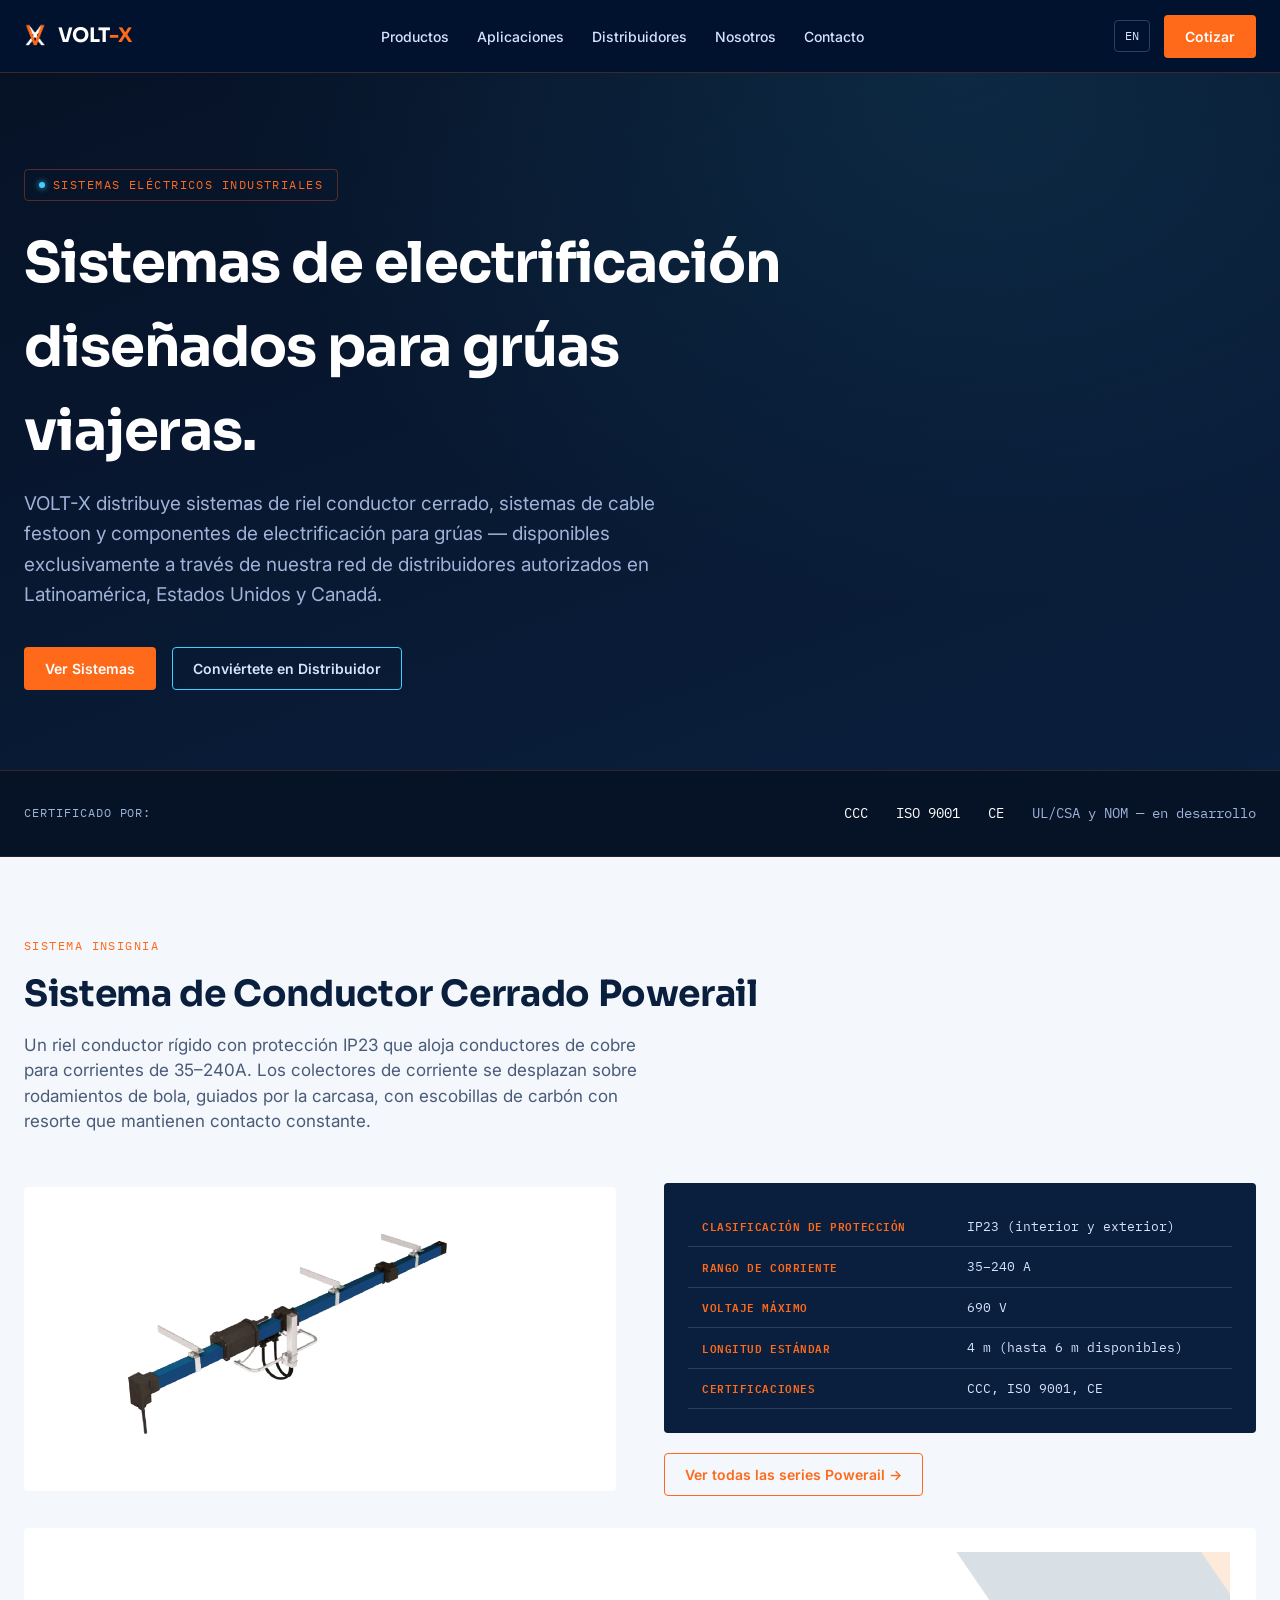
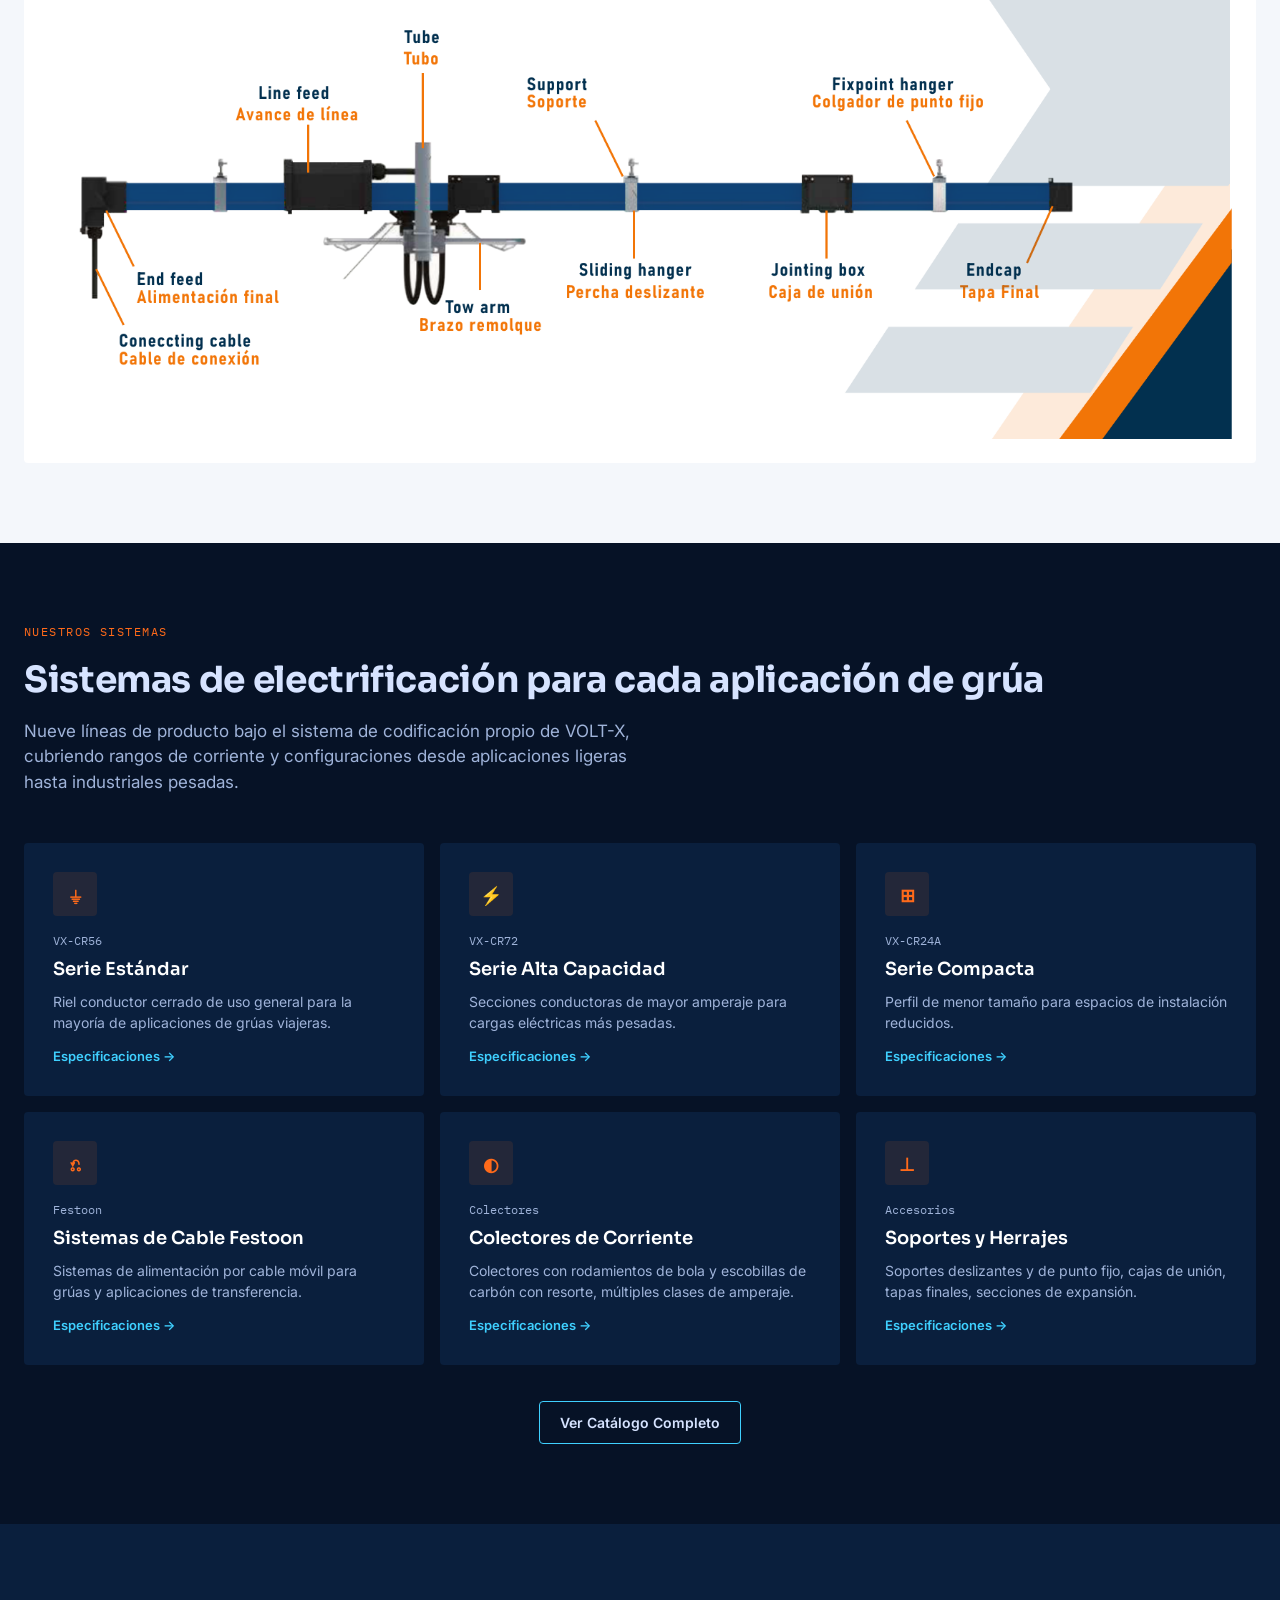
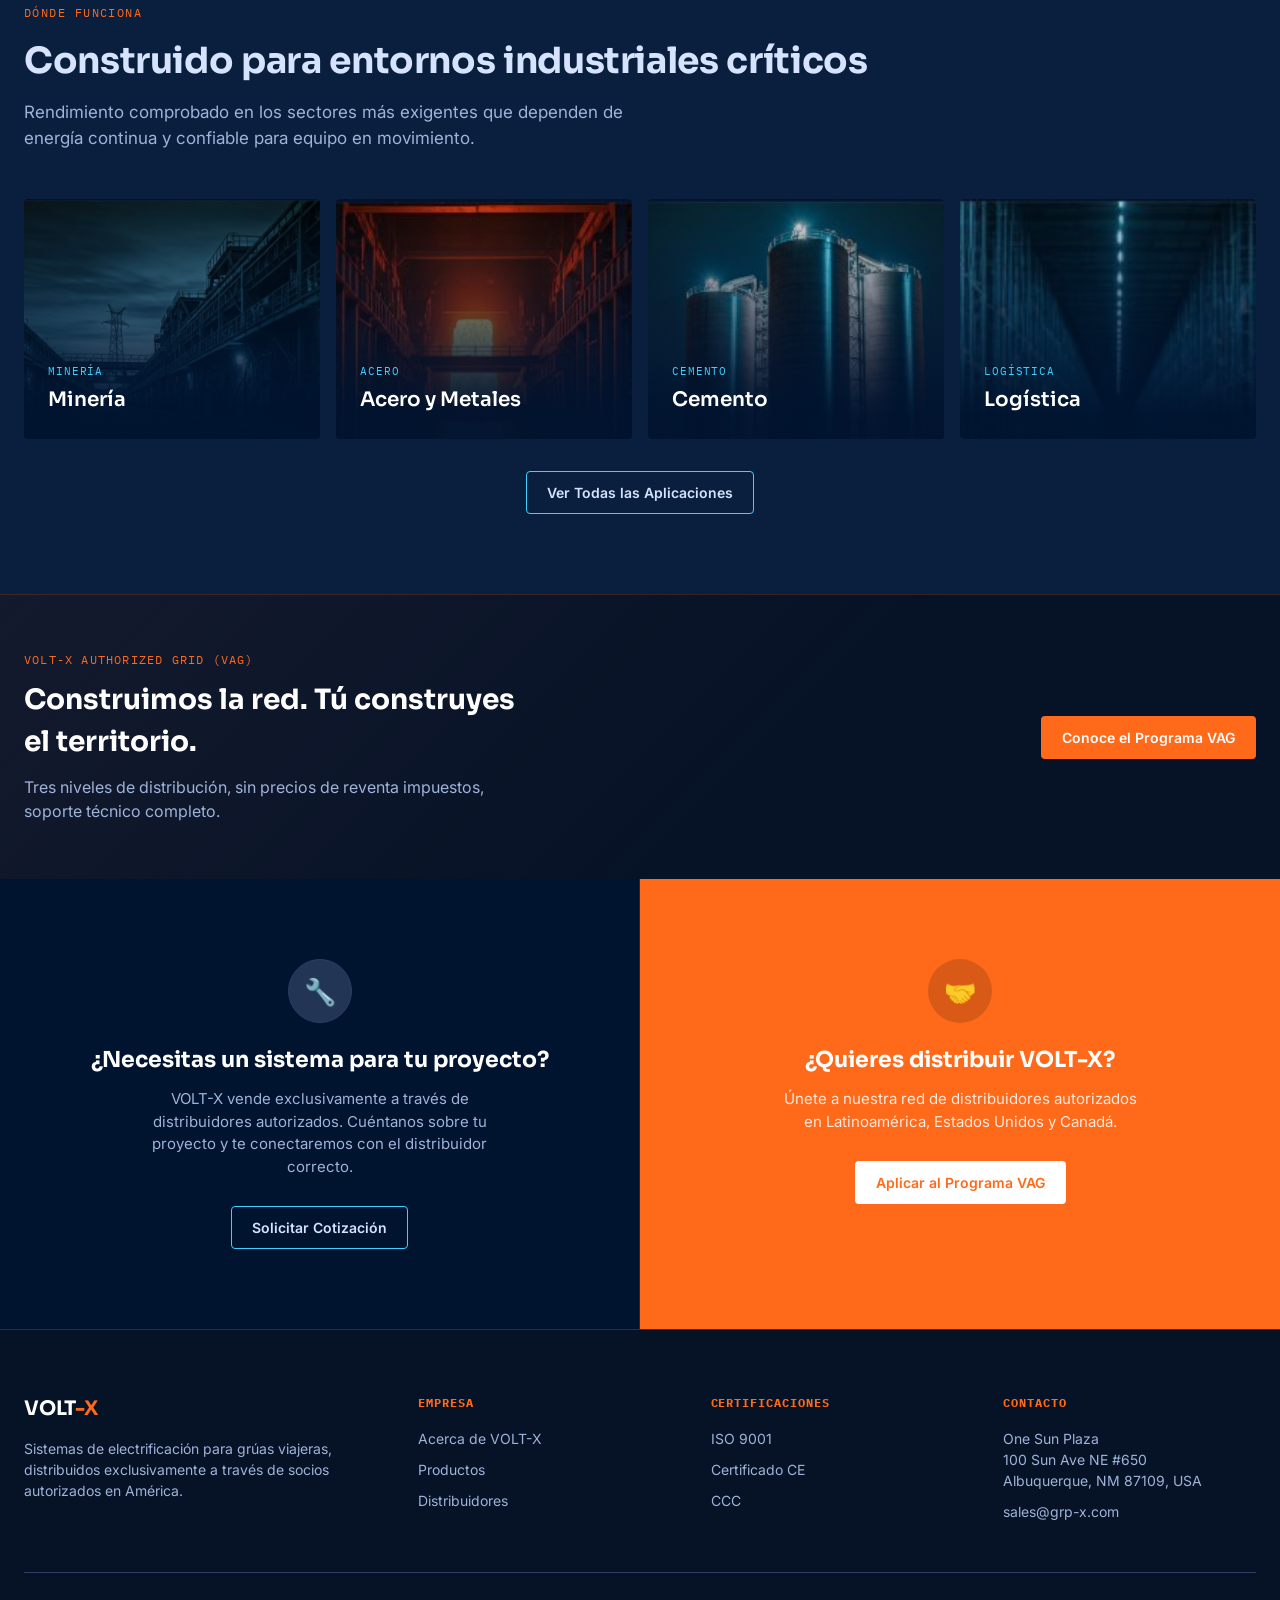
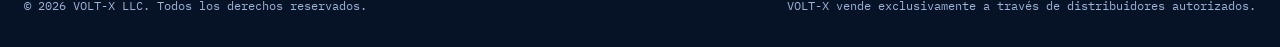
<file: es/index.html>
<!DOCTYPE html>
<html lang="es">
<head>
<meta charset="utf-8"/>
<meta content="width=device-width, initial-scale=1.0" name="viewport"/>
<title>VOLT-X | Riel Conductor para Grúas Viajeras y Puente Grúa</title>
<meta content="VOLT-X distribuye sistemas de riel conductor cerrado Powerail para grúas viajeras y puente grúa en Latinoamérica, Estados Unidos y Canadá — exclusivamente a través de distribuidores autorizados." name="description"/>
<link href="https://voltx.grp-x.com/es/" rel="canonical"/>
<link href="https://voltx.grp-x.com/" hreflang="en" rel="alternate"/>
<link href="https://voltx.grp-x.com/es/" hreflang="es" rel="alternate"/>
<link href="https://voltx.grp-x.com/" hreflang="x-default" rel="alternate"/>
<link href="../assets/voltx-isotype.png" rel="icon" type="image/png"/>
<link href="../assets/voltx-isotype.png" rel="apple-touch-icon"/>
<meta content="website" property="og:type"/>
<meta content="VOLT-X" property="og:site_name"/>
<meta content="VOLT-X | Riel Conductor para Grúas Viajeras y Puente Grúa" property="og:title"/>
<meta content="VOLT-X distribuye sistemas de riel conductor cerrado Powerail para grúas viajeras y puente grúa en Latinoamérica, Estados Unidos y Canadá — exclusivamente a través de distribuidores autorizados." property="og:description"/>
<meta content="https://voltx.grp-x.com/es/" property="og:url"/>
<meta content="https://voltx.grp-x.com/assets/og-image.jpg" property="og:image"/>
<meta content="es_MX" property="og:locale"/>
<meta content="summary_large_image" name="twitter:card"/>
<meta content="VOLT-X | Riel Conductor para Grúas Viajeras y Puente Grúa" name="twitter:title"/>
<meta content="VOLT-X distribuye sistemas de riel conductor cerrado Powerail para grúas viajeras y puente grúa en Latinoamérica, Estados Unidos y Canadá — exclusivamente a través de distribuidores autorizados." name="twitter:description"/>
<meta content="https://voltx.grp-x.com/assets/og-image.jpg" name="twitter:image"/>
<link href="https://fonts.googleapis.com" rel="preconnect"/>
<link href="https://fonts.googleapis.com/css2?family=IBM+Plex+Mono:wght@400;500;600&amp;family=Inter:wght@400;500;600;700&amp;family=Sora:wght@600;700&amp;display=swap" rel="stylesheet"/>
<link href="../assets/styles.css" rel="stylesheet"/>
<script type="application/ld+json">
{
  "@context": "https://schema.org",
  "@type": "Organization",
  "name": "VOLT-X",
  "legalName": "VOLT-X LLC",
  "url": "https://voltx.grp-x.com/es/",
  "logo": "https://voltx.grp-x.com/assets/voltx-isotype.png",
  "image": "https://voltx.grp-x.com/assets/og-image.jpg",
  "description": "VOLT-X distribuye sistemas de riel conductor cerrado Powerail para grúas viajeras en Latinoamérica, Estados Unidos y Canadá.",
  "address": {
    "@type": "PostalAddress",
    "streetAddress": "One Sun Plaza, 100 Sun Ave NE #650",
    "addressLocality": "Albuquerque",
    "addressRegion": "NM",
    "postalCode": "87109",
    "addressCountry": "US"
  },
  "email": "sales@grp-x.com",
  "sameAs": []
}
</script>
<script type="application/ld+json">
{
  "@context": "https://schema.org",
  "@type": "BreadcrumbList",
  "itemListElement": [
    {
      "@type": "ListItem",
      "position": 1,
      "name": "Inicio",
      "item": "https://voltx.grp-x.com/es/"
    }
  ]
}
</script>
</head>
<body>
<!-- ============ HEADER ============ -->
<header class="site-header">
<div class="container nav-row">
<a class="brand" href="../es/index.html">
<img alt="VOLT-X" src="../assets/voltx-isotype.png"/>
<span class="brand-word">VOLT<span>-X</span></span>
</a>
<nav class="main-nav">
<a href="../es/products/index.html">Productos</a>
<a href="../es/applications/index.html">Aplicaciones</a>
<a href="../es/distributors/index.html">Distribuidores</a>
<a href="../es/about/index.html">Nosotros</a>
<a href="../es/contact/index.html">Contacto</a>
</nav>
<div class="nav-actions">
<a class="lang-switch" href="../index.html"><span class="lang-label">EN</span></a>
<a class="btn btn-primary" href="../es/contact/index.html">Cotizar</a>
<button aria-label="Menu" class="mobile-menu-btn">
<svg fill="none" height="24" viewbox="0 0 24 24" width="24"><path d="M3 12H21M3 6H21M3 18H21" stroke="white" stroke-linecap="round" stroke-width="2"></path></svg>
</button>
</div>
</div>
</header>
<div class="mobile-drawer">
<div class="mobile-drawer-top">
<span class="brand-word">VOLT<span style="color:#ff6a1a">-X</span></span>
<button aria-label="Close" class="mobile-drawer-close" style="background:none;border:none;color:#fff;">
<svg fill="none" height="28" viewbox="0 0 24 24" width="28"><path d="M6 6L18 18M6 18L18 6" stroke="white" stroke-linecap="round" stroke-width="2"></path></svg>
</button>
</div>
<a href="../es/products/index.html">Productos</a>
<a href="../es/applications/index.html">Aplicaciones</a>
<a href="../es/distributors/index.html">Distribuidores</a>
<a href="../es/about/index.html">Nosotros</a>
<a href="../es/contact/index.html">Contacto</a>
<a class="btn btn-primary btn-block" href="../es/contact/index.html">Cotizar</a>
</div>
<!-- ============ HERO ============ -->
<section class="page-hero" style="padding: 96px 0 80px;">
<div class="container">
<div class="eyebrow"><span class="dot"></span>Sistemas Eléctricos Industriales</div>
<h1 class="page-title" style="max-width: 820px; font-size: clamp(34px, 5.5vw, 56px);">

Sistemas de electrificación diseñados para grúas viajeras.
</h1>
<p class="page-subtitle" style="max-width: 680px; font-size: 19px;">

VOLT-X distribuye sistemas de riel conductor cerrado, sistemas de cable festoon y componentes de electrificación para grúas — disponibles exclusivamente a través de nuestra red de distribuidores autorizados en Latinoamérica, Estados Unidos y Canadá.
</p>
<div style="display:flex; gap:16px; margin-top:36px; flex-wrap:wrap;">
<a class="btn btn-primary" href="products/index.html">Ver Sistemas</a>
<a class="btn btn-outline" href="distributors/index.html">Conviértete en Distribuidor</a>
</div>
</div>
</section>
<!-- ============ TRUST BAND ============ -->
<section class="tight section-deep" style="padding: 32px 0; border-bottom: 1px solid rgba(255,106,26,0.15);">
<div class="container" style="display:flex; flex-wrap:wrap; gap: 32px; align-items:center; justify-content: space-between;">
<span style="font-family: var(--font-mono); font-size:12px; color: var(--voltx-text-muted); text-transform: uppercase; letter-spacing: 0.08em;">
Certificado por:
</span>
<div style="display:flex; gap: 28px; flex-wrap: wrap;">
<span style="font-family: var(--font-mono); font-size:14px; color:#fff;">CCC</span>
<span style="font-family: var(--font-mono); font-size:14px; color:#fff;">ISO 9001</span>
<span style="font-family: var(--font-mono); font-size:14px; color:#fff;">CE</span>
<span style="font-family: var(--font-mono); font-size:14px; color: var(--voltx-text-muted);">
UL/CSA y NOM — en desarrollo
</span>
</div>
</div>
</section>
<!-- ============ PRODUCT OVERVIEW ============ -->
<section class="section-light">
<div class="container">
<div class="section-head">
<span class="kicker">Sistema Insignia</span>
<h2>Sistema de Conductor Cerrado Powerail</h2>
<p>

Un riel conductor rígido con protección IP23 que aloja conductores de cobre para corrientes de 35–240A. Los colectores de corriente se desplazan sobre rodamientos de bola, guiados por la carcasa, con escobillas de carbón con resorte que mantienen contacto constante.
</p>
</div>
<div style="display:grid; grid-template-columns: 1fr 1fr; gap: 48px; align-items: center;">
<div style="background: #ffffff; border-radius:4px; padding: 32px; display:flex; align-items:center; justify-content:center;">
<img alt="Powerail Enclosed conductor rail system HFP56" src="../assets/products/hero-system-hfp56.png" style="width:100%; max-width:480px;"/>
</div>
<div>
<div class="spec-table-wrap" style="background: var(--voltx-surface-container); border-radius:4px; padding: 24px;">
<table class="spec-table">
<tr><th>Clasificación de protección</th><td>IP23 (interior y exterior)</td></tr>
<tr><th>Rango de corriente</th><td>35–240 A</td></tr>
<tr><th>Voltaje máximo</th><td>690 V</td></tr>
<tr><th>Longitud estándar</th><td>4 m (hasta 6 m disponibles)</td></tr>
<tr><th>Certificaciones</th><td>CCC, ISO 9001, CE</td></tr>
</table>
</div>
<a class="btn btn-outline-orange" href="products/index.html" style="margin-top:20px;">
Ver todas las series Powerail →
</a>
</div>
</div>
<!-- Annotated component diagram -->
<div style="background:#ffffff; border-radius:4px; padding:24px; margin-top:32px;">
<img alt="HFP56 system component diagram" src="../assets/products/hfp56-diagram-annotated.png" style="width:100%; display:block;"/>
</div>
</div>
</section>
<!-- ============ SYSTEM CATEGORIES GRID ============ -->
<section class="section-deep">
<div class="container">
<div class="section-head">
<span class="kicker">Nuestros Sistemas</span>
<h2>Sistemas de electrificación para cada aplicación de grúa</h2>
<p>

Nueve líneas de producto bajo el sistema de codificación propio de VOLT-X, cubriendo rangos de corriente y configuraciones desde aplicaciones ligeras hasta industriales pesadas.
</p>
</div>
<div class="grid grid-3">
<div class="card">
<div class="card-icon">⏚</div>
<span class="card-code">VX-CR56</span>
<h3>Serie Estándar</h3>
<p>Riel conductor cerrado de uso general para la mayoría de aplicaciones de grúas viajeras.</p>
<a class="card-link" href="products/index.html">Especificaciones →</a>
</div>
<div class="card">
<div class="card-icon">⚡</div>
<span class="card-code">VX-CR72</span>
<h3>Serie Alta Capacidad</h3>
<p>Secciones conductoras de mayor amperaje para cargas eléctricas más pesadas.</p>
<a class="card-link" href="products/index.html">Especificaciones →</a>
</div>
<div class="card">
<div class="card-icon">⊞</div>
<span class="card-code">VX-CR24A</span>
<h3>Serie Compacta</h3>
<p>Perfil de menor tamaño para espacios de instalación reducidos.</p>
<a class="card-link" href="products/index.html">Especificaciones →</a>
</div>
<div class="card">
<div class="card-icon">⎌</div>
<span class="card-code">Festoon</span>
<h3>Sistemas de Cable Festoon</h3>
<p>Sistemas de alimentación por cable móvil para grúas y aplicaciones de transferencia.</p>
<a class="card-link" href="products/index.html">Especificaciones →</a>
</div>
<div class="card">
<div class="card-icon">◐</div>
<span class="card-code">Colectores</span>
<h3>Colectores de Corriente</h3>
<p>Colectores con rodamientos de bola y escobillas de carbón con resorte, múltiples clases de amperaje.</p>
<a class="card-link" href="products/index.html">Especificaciones →</a>
</div>
<div class="card">
<div class="card-icon">⊥</div>
<span class="card-code">Accesorios</span>
<h3>Soportes y Herrajes</h3>
<p>Soportes deslizantes y de punto fijo, cajas de unión, tapas finales, secciones de expansión.</p>
<a class="card-link" href="products/index.html">Especificaciones →</a>
</div>
</div>
<div class="text-center" style="margin-top: 36px;">
<a class="btn btn-outline" href="products/index.html">Ver Catálogo Completo</a>
</div>
</div>
</section>
<!-- ============ APPLICATIONS PREVIEW ============ -->
<section class="section-mid">
<div class="container">
<div class="section-head">
<span class="kicker">Dónde funciona</span>
<h2>Construido para entornos industriales críticos</h2>
<p>

Rendimiento comprobado en los sectores más exigentes que dependen de energía continua y confiable para equipo en movimiento.
</p>
</div>
<div class="grid grid-4">
<div class="industry-card" data-industry-slot="mining" style="background-image: url('../assets/industries/mining.jpg');">
<div class="industry-label">
<span class="industry-tag">Minería</span>
<h3>Minería</h3>
</div>
</div>
<div class="industry-card" data-industry-slot="steel" style="background-image: url('../assets/industries/steel.jpg');">
<div class="industry-label">
<span class="industry-tag">Acero</span>
<h3>Acero y Metales</h3>
</div>
</div>
<div class="industry-card" data-industry-slot="cement" style="background-image: url('../assets/industries/cement.jpg');">
<div class="industry-label">
<span class="industry-tag">Cemento</span>
<h3>Cemento</h3>
</div>
</div>
<div class="industry-card" data-industry-slot="logistics" style="background-image: url('../assets/industries/logistics.jpg');">
<div class="industry-label">
<span class="industry-tag">Logística</span>
<h3>Logística</h3>
</div>
</div>
</div>
<div class="text-center" style="margin-top:32px;">
<a class="btn btn-outline" href="applications/index.html">Ver Todas las Aplicaciones</a>
</div>
</div>
</section>
<!-- ============ DISTRIBUTOR PREVIEW ============ -->
<section class="tight" style="background: linear-gradient(135deg, rgba(255,106,26,0.08) 0%, var(--voltx-blue-deep) 60%); border-top:1px solid rgba(255,106,26,0.2);">
<div class="container" style="display:flex; justify-content:space-between; align-items:center; gap: 32px; flex-wrap:wrap;">
<div style="max-width: 520px;">
<span class="kicker" style="color:var(--voltx-orange); font-family:var(--font-mono); font-size:12px; letter-spacing:0.1em; text-transform:uppercase; display:block; margin-bottom:10px;">VOLT-X Authorized Grid (VAG)</span>
<h2 style="font-family: var(--font-display); font-size: 28px; color:#fff; margin:0 0 12px;">

Construimos la red. Tú construyes el territorio.
</h2>
<p style="color: var(--voltx-text-muted); margin:0;">

Tres niveles de distribución, sin precios de reventa impuestos, soporte técnico completo.
</p>
</div>
<a class="btn btn-primary" href="distributors/index.html">Conoce el Programa VAG</a>
</div>
</section>
<!-- ============ FINAL CTA SPLIT ============ -->
<section class="cta-split" style="padding:0;">
<div class="cta-panel blue">
<div class="cta-icon">🔧</div>
<h3>¿Necesitas un sistema para tu proyecto?</h3>
<p>

VOLT-X vende exclusivamente a través de distribuidores autorizados. Cuéntanos sobre tu proyecto y te conectaremos con el distribuidor correcto.
</p>
<a class="btn btn-outline" href="contact/index.html">Solicitar Cotización</a>
</div>
<div class="cta-panel orange">
<div class="cta-icon">🤝</div>
<h3>¿Quieres distribuir VOLT-X?</h3>
<p>

Únete a nuestra red de distribuidores autorizados en Latinoamérica, Estados Unidos y Canadá.
</p>
<a class="btn" href="distributors/index.html" style="background:#fff; color: var(--voltx-orange);">Aplicar al Programa VAG</a>
</div>
</section>
<!-- ============ FOOTER ============ -->
<footer class="site-footer">
<div class="container">
<div class="footer-grid">
<div class="footer-col">
<span class="brand-word" style="display:block; margin-bottom:12px;">VOLT<span style="color:#ff6a1a">-X</span></span>
<p>Sistemas de electrificación para grúas viajeras, distribuidos exclusivamente a través de socios autorizados en América.</p>
</div>
<div class="footer-col">
<h4>Empresa</h4>
<a href="../es/about/index.html">Acerca de VOLT-X</a>
<a href="../es/products/index.html">Productos</a>
<a href="../es/distributors/index.html">Distribuidores</a>
</div>
<div class="footer-col">
<h4>Certificaciones</h4>
<a href="../es/about/index.html">ISO 9001</a>
<a href="../es/about/index.html">Certificado CE</a>
<a href="../es/about/index.html">CCC</a>
</div>
<div class="footer-col">
<h4>Contacto</h4>
<p>One Sun Plaza<br/>100 Sun Ave NE #650<br/>Albuquerque, NM 87109, USA</p>
<a href="mailto:sales@grp-x.com">sales@grp-x.com</a>
</div>
</div>
<div class="footer-bottom">
<span>© 2026 VOLT-X LLC. Todos los derechos reservados.</span>
<span>VOLT-X vende exclusivamente a través de distribuidores autorizados.</span>
</div>
</div>
</footer>
<script src="../assets/site.js"></script>
</body>
</html>
</file>
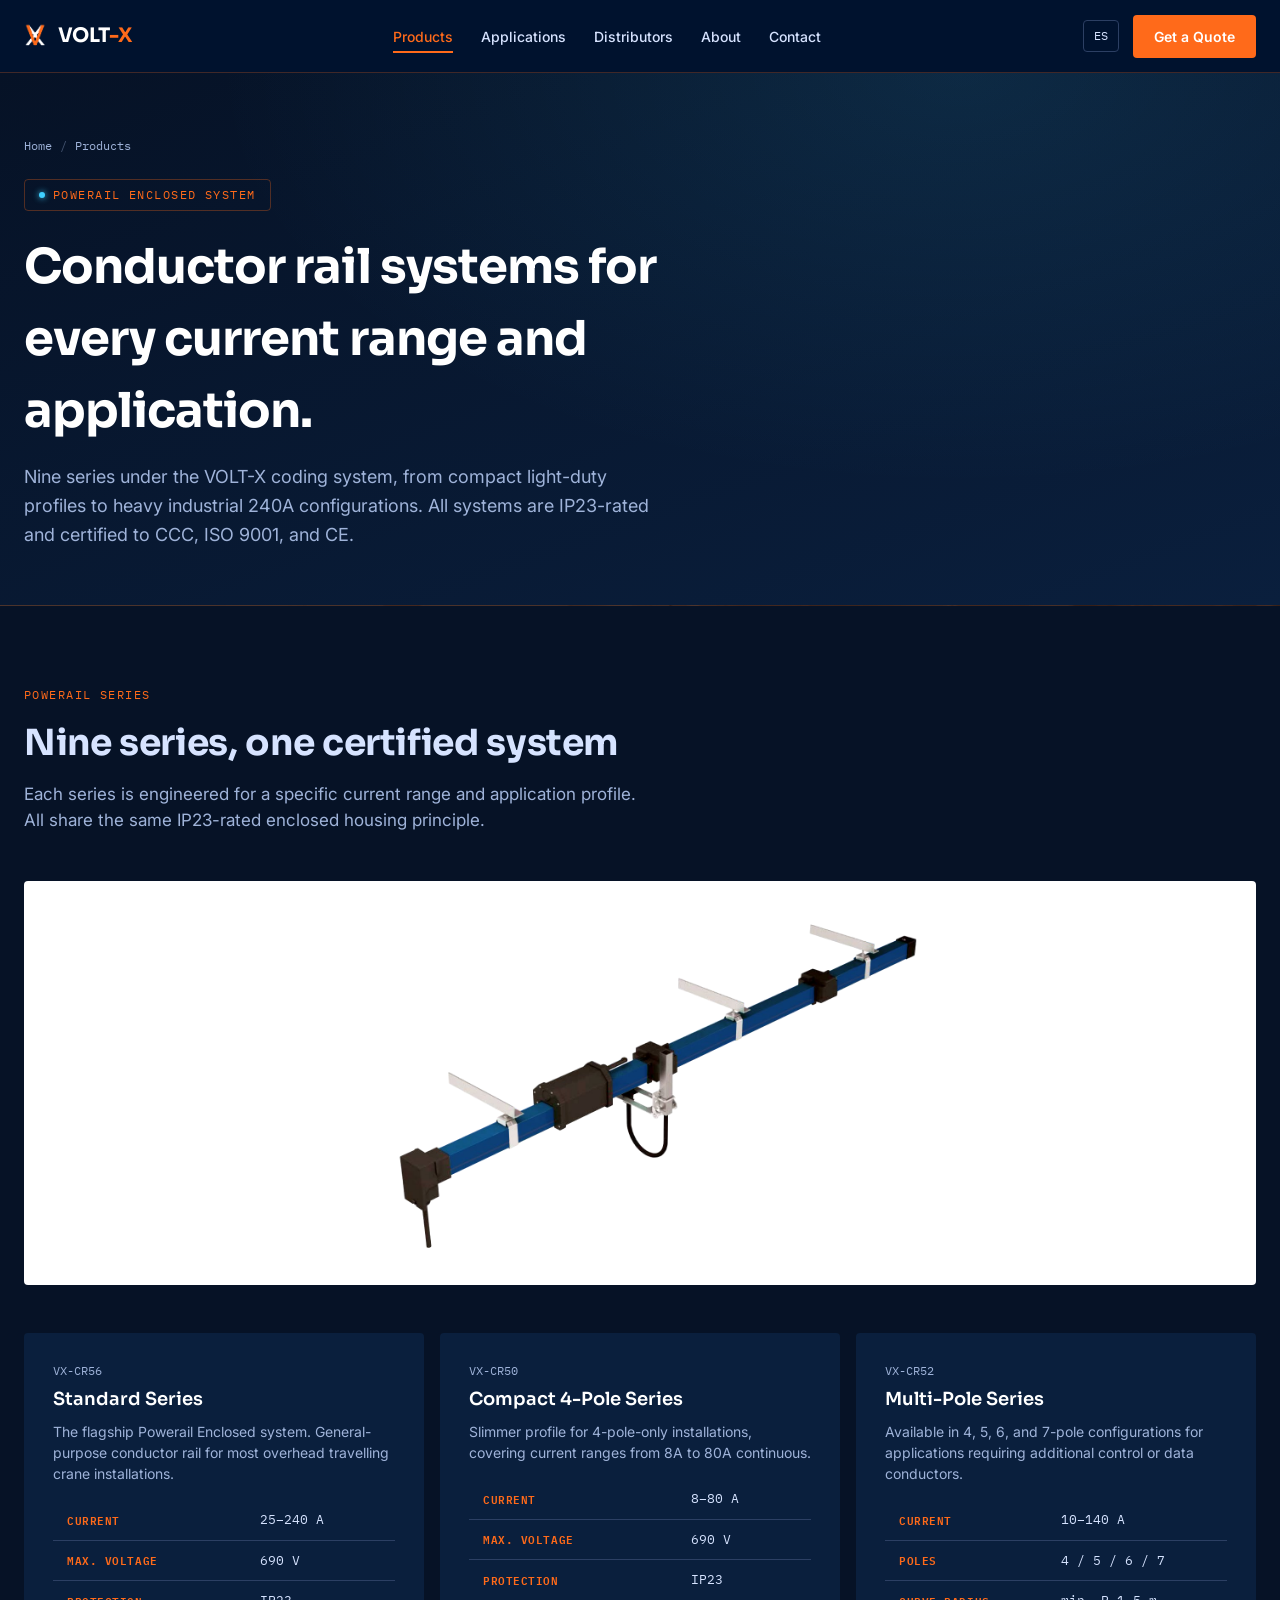
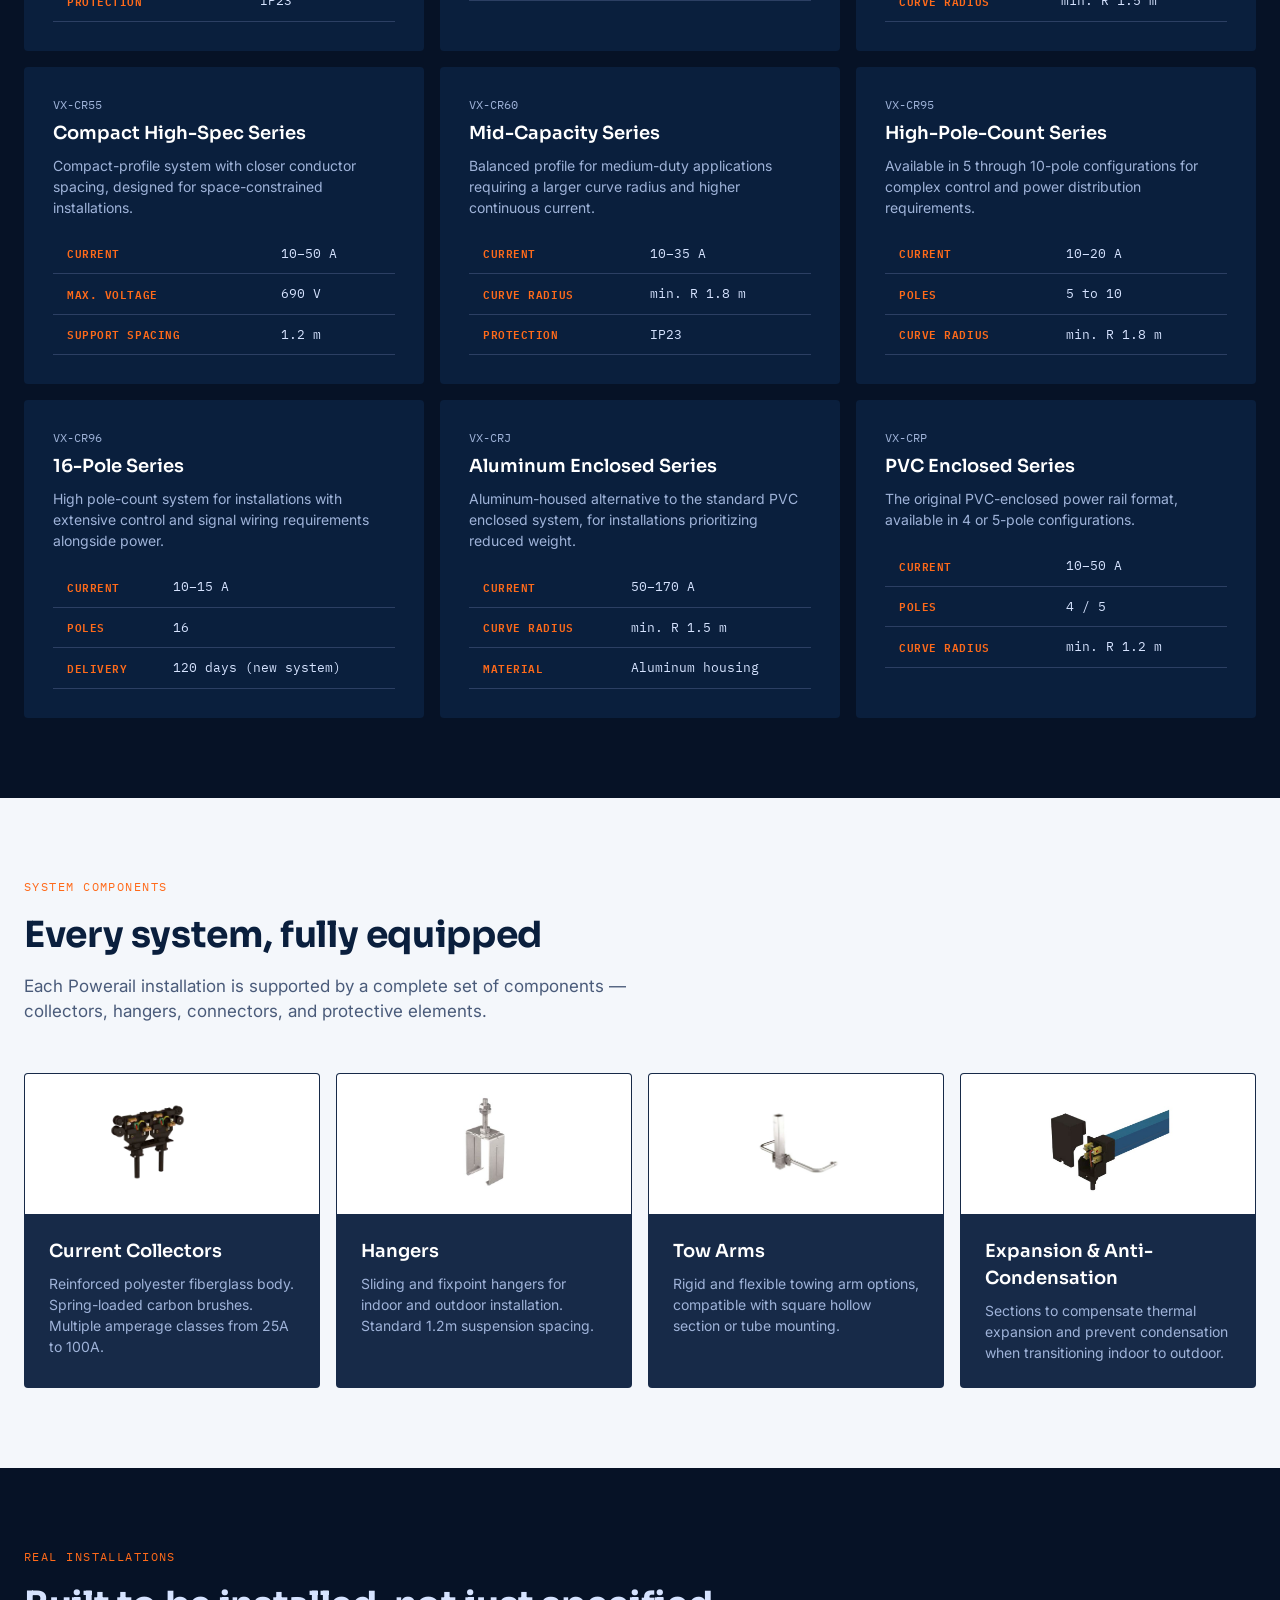
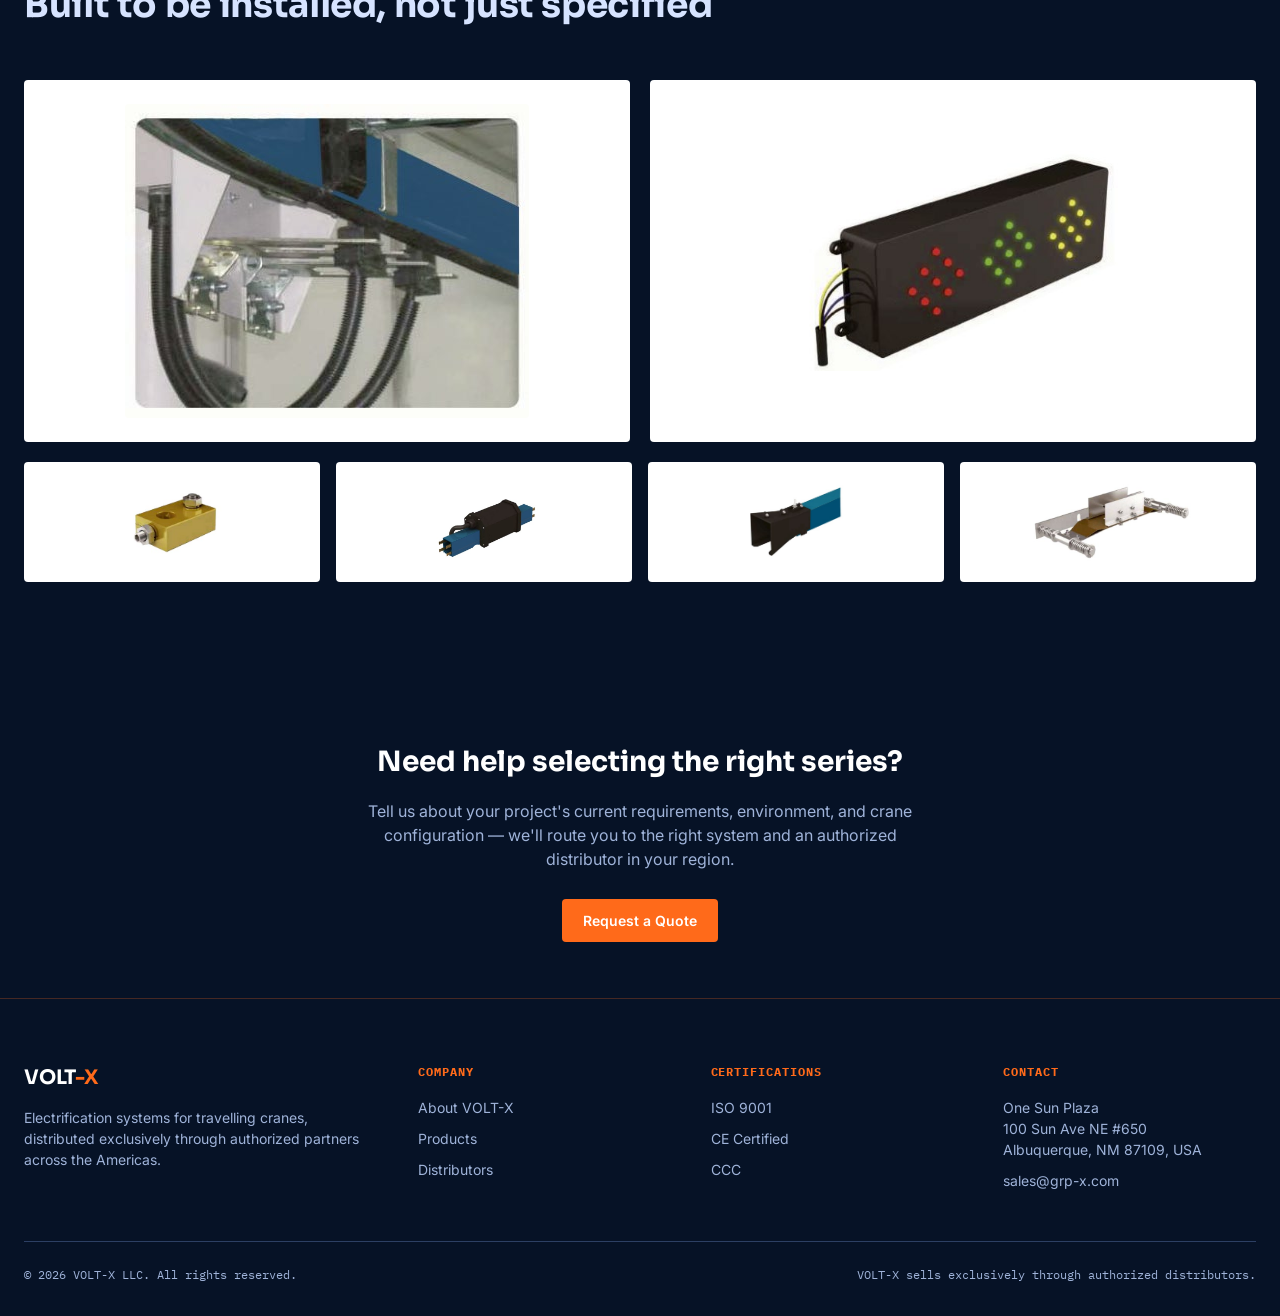
<file: products/index.html>
<!DOCTYPE html>
<html lang="en">
<head>
<meta charset="utf-8"/>
<meta content="width=device-width, initial-scale=1.0" name="viewport"/>
<title>Powerail Conductor Rail Systems | VOLT-X Products</title>
<meta content="Nine Powerail enclosed conductor rail series from 8A to 240A — IP23 rated, CCC/ISO 9001/CE certified, for every travelling crane application." name="description"/>
<link href="https://voltx.grp-x.com/products/" rel="canonical"/>
<link href="https://voltx.grp-x.com/products/" hreflang="en" rel="alternate"/>
<link href="https://voltx.grp-x.com/es/products/" hreflang="es" rel="alternate"/>
<link href="https://voltx.grp-x.com/products/" hreflang="x-default" rel="alternate"/>
<link href="../assets/voltx-isotype.png" rel="icon" type="image/png"/>
<link href="../assets/voltx-isotype.png" rel="apple-touch-icon"/>
<meta content="website" property="og:type"/>
<meta content="VOLT-X" property="og:site_name"/>
<meta content="Powerail Conductor Rail Systems | VOLT-X Products" property="og:title"/>
<meta content="Nine Powerail enclosed conductor rail series from 8A to 240A — IP23 rated, CCC/ISO 9001/CE certified, for every travelling crane application." property="og:description"/>
<meta content="https://voltx.grp-x.com/products/" property="og:url"/>
<meta content="https://voltx.grp-x.com/assets/og-image.jpg" property="og:image"/>
<meta content="en_US" property="og:locale"/>
<meta content="summary_large_image" name="twitter:card"/>
<meta content="Powerail Conductor Rail Systems | VOLT-X Products" name="twitter:title"/>
<meta content="Nine Powerail enclosed conductor rail series from 8A to 240A — IP23 rated, CCC/ISO 9001/CE certified, for every travelling crane application." name="twitter:description"/>
<meta content="https://voltx.grp-x.com/assets/og-image.jpg" name="twitter:image"/>
<link href="https://fonts.googleapis.com" rel="preconnect"/>
<link href="https://fonts.googleapis.com/css2?family=IBM+Plex+Mono:wght@400;500;600&amp;family=Inter:wght@400;500;600;700&amp;family=Sora:wght@600;700&amp;display=swap" rel="stylesheet"/>
<link href="../assets/styles.css" rel="stylesheet"/>
<script type="application/ld+json">
{
  "@context": "https://schema.org",
  "@type": "Organization",
  "name": "VOLT-X",
  "legalName": "VOLT-X LLC",
  "url": "https://voltx.grp-x.com/",
  "logo": "https://voltx.grp-x.com/assets/voltx-isotype.png",
  "image": "https://voltx.grp-x.com/assets/og-image.jpg",
  "description": "VOLT-X distributes Powerail enclosed conductor rail systems for travelling cranes across Latin America, the USA, and Canada.",
  "address": {
    "@type": "PostalAddress",
    "streetAddress": "One Sun Plaza, 100 Sun Ave NE #650",
    "addressLocality": "Albuquerque",
    "addressRegion": "NM",
    "postalCode": "87109",
    "addressCountry": "US"
  },
  "email": "sales@grp-x.com",
  "sameAs": []
}
</script>
<script type="application/ld+json">
{
  "@context": "https://schema.org",
  "@type": "BreadcrumbList",
  "itemListElement": [
    {
      "@type": "ListItem",
      "position": 1,
      "name": "Home",
      "item": "https://voltx.grp-x.com/"
    },
    {
      "@type": "ListItem",
      "position": 2,
      "name": "Products",
      "item": "https://voltx.grp-x.com/products/"
    }
  ]
}
</script>
</head>
<body>
<header class="site-header">
<div class="container nav-row">
<a class="brand" href="../index.html">
<img alt="VOLT-X" src="../assets/voltx-isotype.png"/>
<span class="brand-word">VOLT<span>-X</span></span>
</a>
<nav class="main-nav">
<a class="active" href="../products/index.html">Products</a>
<a href="../applications/index.html">Applications</a>
<a href="../distributors/index.html">Distributors</a>
<a href="../about/index.html">About</a>
<a href="../contact/index.html">Contact</a>
</nav>
<div class="nav-actions">
<a class="lang-switch" href="../es/products/index.html"><span class="lang-label">ES</span></a>
<a class="btn btn-primary" href="../contact/index.html">Get a Quote</a>
<button aria-label="Menu" class="mobile-menu-btn">
<svg fill="none" height="24" viewbox="0 0 24 24" width="24"><path d="M3 12H21M3 6H21M3 18H21" stroke="white" stroke-linecap="round" stroke-width="2"></path></svg>
</button>
</div>
</div>
</header>
<div class="mobile-drawer">
<div class="mobile-drawer-top">
<span class="brand-word">VOLT<span style="color:#ff6a1a">-X</span></span>
<button aria-label="Close" class="mobile-drawer-close" style="background:none;border:none;color:#fff;">
<svg fill="none" height="28" viewbox="0 0 24 24" width="28"><path d="M6 6L18 18M6 18L18 6" stroke="white" stroke-linecap="round" stroke-width="2"></path></svg>
</button>
</div>
<a href="../products/index.html">Products</a>
<a href="../applications/index.html">Applications</a>
<a href="../distributors/index.html">Distributors</a>
<a href="../about/index.html">About</a>
<a href="../contact/index.html">Contact</a>
<a class="btn btn-primary btn-block" href="../contact/index.html">Get a Quote</a>
</div>
<section class="page-hero">
<div class="container">
<div class="breadcrumb"><a href="../index.html">Home</a><span class="sep">/</span>Products</div>
<div class="eyebrow"><span class="dot"></span>Powerail Enclosed System</div>
<h1 class="page-title">Conductor rail systems for every current range and application.</h1>
<p class="page-subtitle">Nine series under the VOLT-X coding system, from compact light-duty profiles to heavy industrial 240A configurations. All systems are IP23-rated and certified to CCC, ISO 9001, and CE.</p>
</div>
</section>
<!-- ============ SERIES GRID ============ -->
<section class="section-deep">
<div class="container">
<div class="section-head">
<span class="kicker">Powerail Series</span>
<h2>Nine series, one certified system</h2>
<p>Each series is engineered for a specific current range and application profile. All share the same IP23-rated enclosed housing principle.</p>
</div>
<div style="background: #ffffff; border-radius:4px; padding: 32px; display:flex; align-items:center; justify-content:center; margin-bottom:48px;">
<img alt="VOLT-X Powerail Enclosed system, fully assembled" src="../assets/products/hero-system-hfp56-alt.png" style="width:100%; max-width:680px;"/>
</div>
<div class="grid grid-3">
<div class="card">
<span class="card-code">VX-CR56</span>
<h3>Standard Series</h3>
<p>The flagship Powerail Enclosed system. General-purpose conductor rail for most overhead travelling crane installations.</p>
<table class="spec-table" style="margin-top:16px;">
<tr><th>Current</th><td>25–240 A</td></tr>
<tr><th>Max. voltage</th><td>690 V</td></tr>
<tr><th>Protection</th><td>IP23</td></tr>
</table>
</div>
<div class="card">
<span class="card-code">VX-CR50</span>
<h3>Compact 4-Pole Series</h3>
<p>Slimmer profile for 4-pole-only installations, covering current ranges from 8A to 80A continuous.</p>
<table class="spec-table" style="margin-top:16px;">
<tr><th>Current</th><td>8–80 A</td></tr>
<tr><th>Max. voltage</th><td>690 V</td></tr>
<tr><th>Protection</th><td>IP23</td></tr>
</table>
</div>
<div class="card">
<span class="card-code">VX-CR52</span>
<h3>Multi-Pole Series</h3>
<p>Available in 4, 5, 6, and 7-pole configurations for applications requiring additional control or data conductors.</p>
<table class="spec-table" style="margin-top:16px;">
<tr><th>Current</th><td>10–140 A</td></tr>
<tr><th>Poles</th><td>4 / 5 / 6 / 7</td></tr>
<tr><th>Curve radius</th><td>min. R 1.5 m</td></tr>
</table>
</div>
<div class="card">
<span class="card-code">VX-CR55</span>
<h3>Compact High-Spec Series</h3>
<p>Compact-profile system with closer conductor spacing, designed for space-constrained installations.</p>
<table class="spec-table" style="margin-top:16px;">
<tr><th>Current</th><td>10–50 A</td></tr>
<tr><th>Max. voltage</th><td>690 V</td></tr>
<tr><th>Support spacing</th><td>1.2 m</td></tr>
</table>
</div>
<div class="card">
<span class="card-code">VX-CR60</span>
<h3>Mid-Capacity Series</h3>
<p>Balanced profile for medium-duty applications requiring a larger curve radius and higher continuous current.</p>
<table class="spec-table" style="margin-top:16px;">
<tr><th>Current</th><td>10–35 A</td></tr>
<tr><th>Curve radius</th><td>min. R 1.8 m</td></tr>
<tr><th>Protection</th><td>IP23</td></tr>
</table>
</div>
<div class="card">
<span class="card-code">VX-CR95</span>
<h3>High-Pole-Count Series</h3>
<p>Available in 5 through 10-pole configurations for complex control and power distribution requirements.</p>
<table class="spec-table" style="margin-top:16px;">
<tr><th>Current</th><td>10–20 A</td></tr>
<tr><th>Poles</th><td>5 to 10</td></tr>
<tr><th>Curve radius</th><td>min. R 1.8 m</td></tr>
</table>
</div>
<div class="card">
<span class="card-code">VX-CR96</span>
<h3>16-Pole Series</h3>
<p>High pole-count system for installations with extensive control and signal wiring requirements alongside power.</p>
<table class="spec-table" style="margin-top:16px;">
<tr><th>Current</th><td>10–15 A</td></tr>
<tr><th>Poles</th><td>16</td></tr>
<tr><th>Delivery</th><td>120 days (new system)</td></tr>
</table>
</div>
<div class="card">
<span class="card-code">VX-CRJ</span>
<h3>Aluminum Enclosed Series</h3>
<p>Aluminum-housed alternative to the standard PVC enclosed system, for installations prioritizing reduced weight.</p>
<table class="spec-table" style="margin-top:16px;">
<tr><th>Current</th><td>50–170 A</td></tr>
<tr><th>Curve radius</th><td>min. R 1.5 m</td></tr>
<tr><th>Material</th><td>Aluminum housing</td></tr>
</table>
</div>
<div class="card">
<span class="card-code">VX-CRP</span>
<h3>PVC Enclosed Series</h3>
<p>The original PVC-enclosed power rail format, available in 4 or 5-pole configurations.</p>
<table class="spec-table" style="margin-top:16px;">
<tr><th>Current</th><td>10–50 A</td></tr>
<tr><th>Poles</th><td>4 / 5</td></tr>
<tr><th>Curve radius</th><td>min. R 1.2 m</td></tr>
</table>
</div>
</div>
</div>
</section>
<!-- ============ COMPONENTS / ACCESSORIES ============ -->
<section class="section-light">
<div class="container">
<div class="section-head">
<span class="kicker">System Components</span>
<h2>Every system, fully equipped</h2>
<p>Each Powerail installation is supported by a complete set of components — collectors, hangers, connectors, and protective elements.</p>
</div>
<div class="grid grid-4">
<div class="card" style="background: var(--voltx-surface-container-high); padding:0; overflow:hidden;">
<div style="background: #fff; padding:20px; display:flex; align-items:center; justify-content:center; height:140px;">
<img alt="Current collector" src="../assets/products/collector-3.png" style="max-height:100px; max-width:100%;"/>
</div>
<div style="padding:24px;">
<h3>Current Collectors</h3>
<p>Reinforced polyester fiberglass body. Spring-loaded carbon brushes. Multiple amperage classes from 25A to 100A.</p>
</div>
</div>
<div class="card" style="background: var(--voltx-surface-container-high); padding:0; overflow:hidden;">
<div style="background: #fff; padding:20px; display:flex; align-items:center; justify-content:center; height:140px;">
<img alt="Sliding hanger" src="../assets/products/component-hanger.png" style="max-height:100px; max-width:100%;"/>
</div>
<div style="padding:24px;">
<h3>Hangers</h3>
<p>Sliding and fixpoint hangers for indoor and outdoor installation. Standard 1.2m suspension spacing.</p>
</div>
</div>
<div class="card" style="background: var(--voltx-surface-container-high); padding:0; overflow:hidden;">
<div style="background: #fff; padding:20px; display:flex; align-items:center; justify-content:center; height:140px;">
<img alt="Tow arm" src="../assets/products/component-towarm-2.png" style="max-height:100px; max-width:100%;"/>
</div>
<div style="padding:24px;">
<h3>Tow Arms</h3>
<p>Rigid and flexible towing arm options, compatible with square hollow section or tube mounting.</p>
</div>
</div>
<div class="card" style="background: var(--voltx-surface-container-high); padding:0; overflow:hidden;">
<div style="background: #fff; padding:20px; display:flex; align-items:center; justify-content:center; height:140px;">
<img alt="Junction box" src="../assets/products/component-junction-box.png" style="max-height:100px; max-width:100%;"/>
</div>
<div style="padding:24px;">
<h3>Expansion &amp; Anti-Condensation</h3>
<p>Sections to compensate thermal expansion and prevent condensation when transitioning indoor to outdoor.</p>
</div>
</div>
</div>
</div>
</section>
<!-- ============ INSTALLATION CONTEXT + EXTRA COMPONENTS ============ -->
<section class="section-deep">
<div class="container">
<div class="section-head">
<span class="kicker">Real Installations</span>
<h2>Built to be installed, not just specified</h2>
</div>
<div class="grid grid-2" style="gap:20px; margin-bottom:20px;">
<div style="background:#fff; border-radius:4px; padding:24px; display:flex; align-items:center; justify-content:center;">
<img alt="Powerail system installed on crane structure" src="../assets/products/installation-context-photo.png" style="max-width:100%; border-radius:4px;"/>
</div>
<div style="background:#fff; border-radius:4px; padding:24px; display:flex; align-items:center; justify-content:center;">
<img alt="Line indicator LED panel" src="../assets/products/component-led-panel.png" style="max-height:220px; max-width:100%;"/>
</div>
</div>
<div class="grid grid-4" style="gap:16px;">
<div style="background:#fff; border-radius:4px; padding:20px; display:flex; align-items:center; justify-content:center; height:120px;">
<img alt="Brass connector" src="../assets/products/component-brass-connector.png" style="max-height:80px; max-width:100%;"/>
</div>
<div style="background:#fff; border-radius:4px; padding:20px; display:flex; align-items:center; justify-content:center; height:120px;">
<img alt="Line feed unit" src="../assets/products/component-line-feed.png" style="max-height:80px; max-width:100%;"/>
</div>
<div style="background:#fff; border-radius:4px; padding:20px; display:flex; align-items:center; justify-content:center; height:120px;">
<img alt="Rail junction box" src="../assets/products/component-rail-junction.png" style="max-height:80px; max-width:100%;"/>
</div>
<div style="background:#fff; border-radius:4px; padding:20px; display:flex; align-items:center; justify-content:center; height:120px;">
<img alt="Rail end cap" src="../assets/products/component-rail-endcap.png" style="max-height:80px; max-width:100%;"/>
</div>
</div>
</div>
</section>
<!-- ============ CTA ============ -->
<section class="tight section-deep text-center">
<div class="container">
<h2 style="font-family:var(--font-display); font-size:28px; color:#fff; margin-bottom:12px;">Need help selecting the right series?</h2>
<p style="color:var(--voltx-text-muted); margin-bottom:28px; max-width:560px; margin-left:auto; margin-right:auto;">Tell us about your project's current requirements, environment, and crane configuration — we'll route you to the right system and an authorized distributor in your region.</p>
<a class="btn btn-primary" href="../contact/index.html">Request a Quote</a>
</div>
</section>
<footer class="site-footer">
<div class="container">
<div class="footer-grid">
<div class="footer-col">
<span class="brand-word" style="display:block; margin-bottom:12px;">VOLT<span style="color:#ff6a1a">-X</span></span>
<p>Electrification systems for travelling cranes, distributed exclusively through authorized partners across the Americas.</p>
</div>
<div class="footer-col">
<h4>Company</h4>
<a href="../about/index.html">About VOLT-X</a>
<a href="../products/index.html">Products</a>
<a href="../distributors/index.html">Distributors</a>
</div>
<div class="footer-col">
<h4>Certifications</h4>
<a href="../about/index.html">ISO 9001</a>
<a href="../about/index.html">CE Certified</a>
<a href="../about/index.html">CCC</a>
</div>
<div class="footer-col">
<h4>Contact</h4>
<p>One Sun Plaza<br/>100 Sun Ave NE #650<br/>Albuquerque, NM 87109, USA</p>
<a href="mailto:sales@grp-x.com">sales@grp-x.com</a>
</div>
</div>
<div class="footer-bottom">
<span>© 2026 VOLT-X LLC. All rights reserved.</span>
<span>VOLT-X sells exclusively through authorized distributors.</span>
</div>
</div>
</footer>
<script src="../assets/site.js"></script>
</body>
</html>
</file>
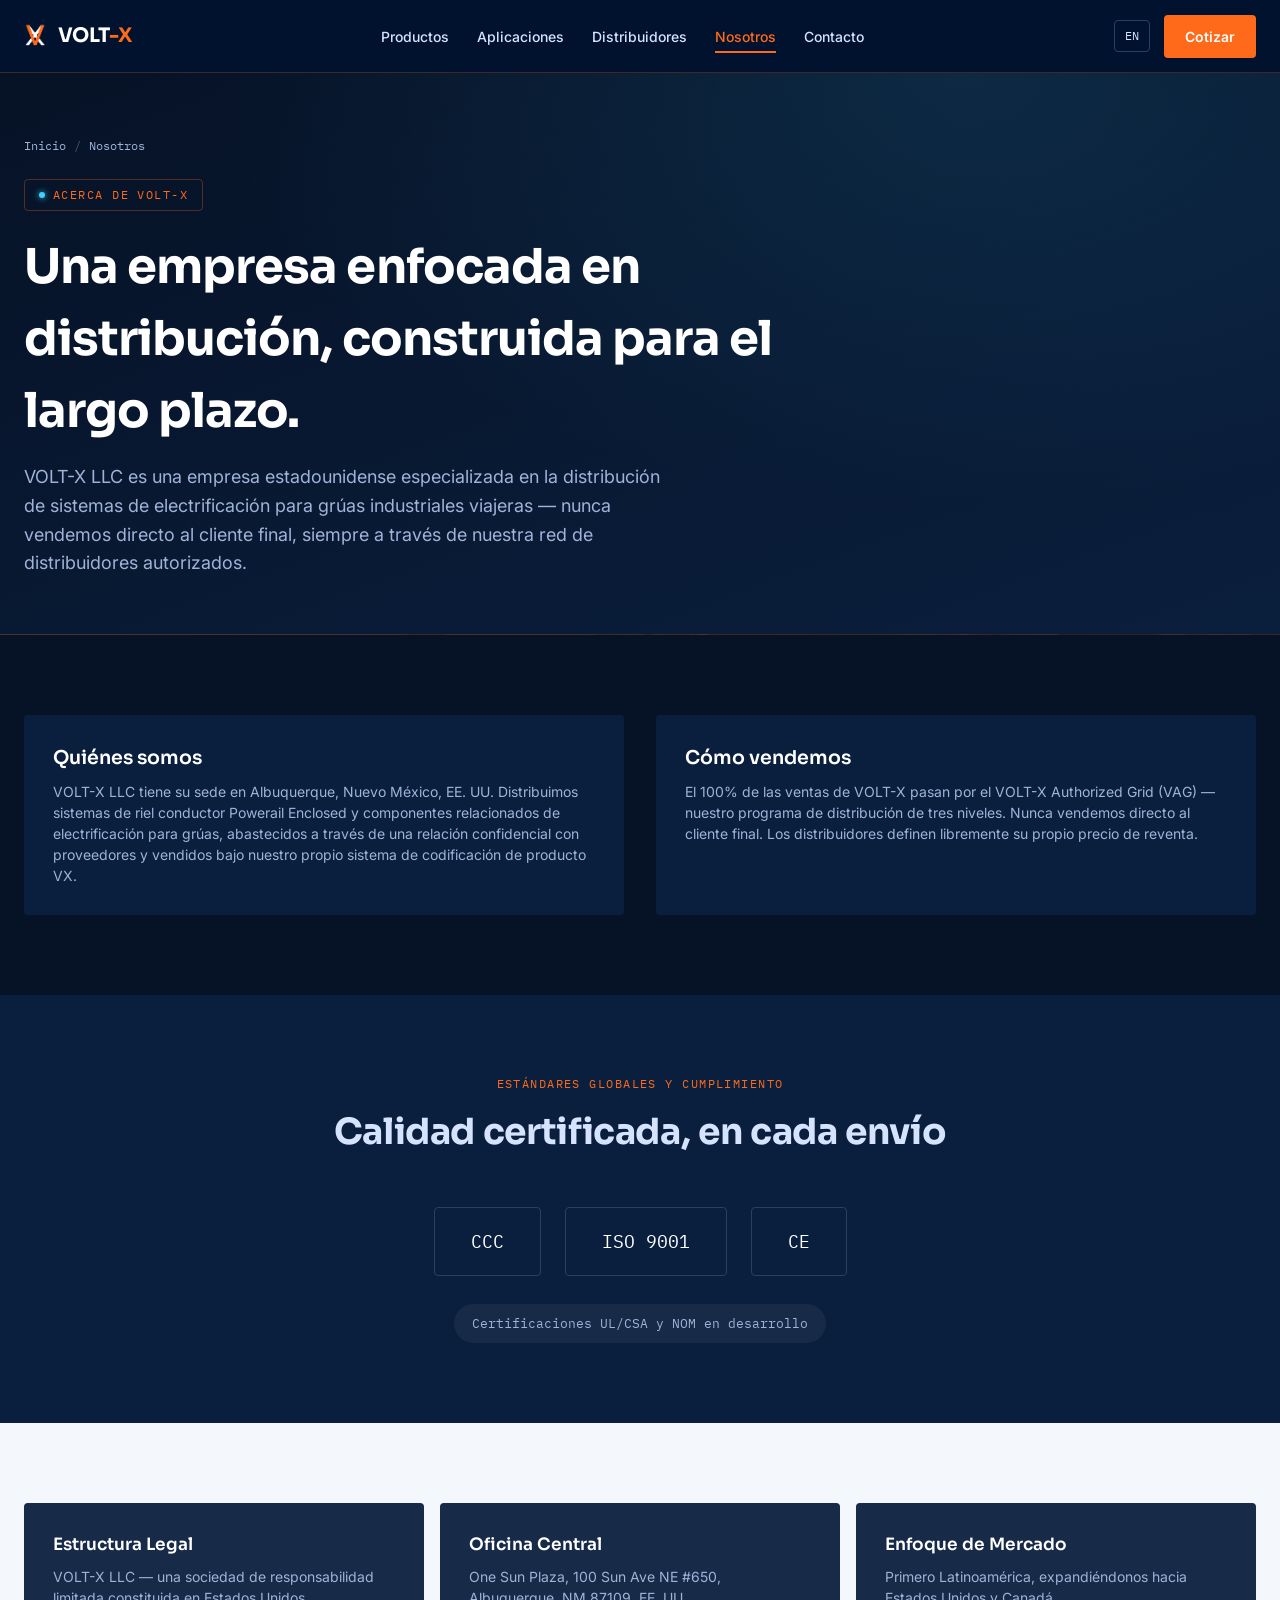
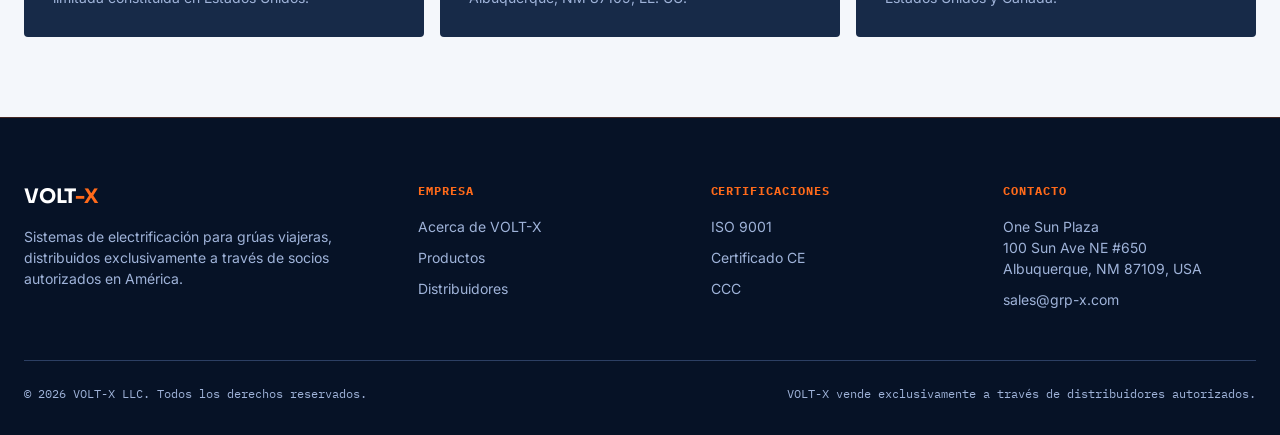
<file: es/about/index.html>
<!DOCTYPE html>
<html lang="es">
<head>
<meta charset="utf-8"/>
<meta content="width=device-width, initial-scale=1.0" name="viewport"/>
<title>Nosotros | VOLT-X LLC, Certificaciones y Empresa</title>
<meta content="VOLT-X LLC es una empresa estadounidense distribuidora de sistemas de electrificación para grúas viajeras, certificada CCC, ISO 9001 y CE." name="description"/>
<link href="https://voltx.grp-x.com/es/about/" rel="canonical"/>
<link href="https://voltx.grp-x.com/about/" hreflang="en" rel="alternate"/>
<link href="https://voltx.grp-x.com/es/about/" hreflang="es" rel="alternate"/>
<link href="https://voltx.grp-x.com/about/" hreflang="x-default" rel="alternate"/>
<link href="../../assets/voltx-isotype.png" rel="icon" type="image/png"/>
<link href="../../assets/voltx-isotype.png" rel="apple-touch-icon"/>
<meta content="website" property="og:type"/>
<meta content="VOLT-X" property="og:site_name"/>
<meta content="Nosotros | VOLT-X LLC, Certificaciones y Empresa" property="og:title"/>
<meta content="VOLT-X LLC es una empresa estadounidense distribuidora de sistemas de electrificación para grúas viajeras, certificada CCC, ISO 9001 y CE." property="og:description"/>
<meta content="https://voltx.grp-x.com/es/about/" property="og:url"/>
<meta content="https://voltx.grp-x.com/assets/og-image.jpg" property="og:image"/>
<meta content="es_MX" property="og:locale"/>
<meta content="summary_large_image" name="twitter:card"/>
<meta content="Nosotros | VOLT-X LLC, Certificaciones y Empresa" name="twitter:title"/>
<meta content="VOLT-X LLC es una empresa estadounidense distribuidora de sistemas de electrificación para grúas viajeras, certificada CCC, ISO 9001 y CE." name="twitter:description"/>
<meta content="https://voltx.grp-x.com/assets/og-image.jpg" name="twitter:image"/>
<link href="https://fonts.googleapis.com" rel="preconnect"/>
<link href="https://fonts.googleapis.com/css2?family=IBM+Plex+Mono:wght@400;500;600&amp;family=Inter:wght@400;500;600;700&amp;family=Sora:wght@600;700&amp;display=swap" rel="stylesheet"/>
<link href="../../assets/styles.css" rel="stylesheet"/>
<script type="application/ld+json">
{
  "@context": "https://schema.org",
  "@type": "Organization",
  "name": "VOLT-X",
  "legalName": "VOLT-X LLC",
  "url": "https://voltx.grp-x.com/es/",
  "logo": "https://voltx.grp-x.com/assets/voltx-isotype.png",
  "image": "https://voltx.grp-x.com/assets/og-image.jpg",
  "description": "VOLT-X distribuye sistemas de riel conductor cerrado Powerail para grúas viajeras en Latinoamérica, Estados Unidos y Canadá.",
  "address": {
    "@type": "PostalAddress",
    "streetAddress": "One Sun Plaza, 100 Sun Ave NE #650",
    "addressLocality": "Albuquerque",
    "addressRegion": "NM",
    "postalCode": "87109",
    "addressCountry": "US"
  },
  "email": "sales@grp-x.com",
  "sameAs": []
}
</script>
<script type="application/ld+json">
{
  "@context": "https://schema.org",
  "@type": "BreadcrumbList",
  "itemListElement": [
    {
      "@type": "ListItem",
      "position": 1,
      "name": "Inicio",
      "item": "https://voltx.grp-x.com/es/"
    },
    {
      "@type": "ListItem",
      "position": 2,
      "name": "Nosotros",
      "item": "https://voltx.grp-x.com/es/about/"
    }
  ]
}
</script>
</head>
<body>
<header class="site-header">
<div class="container nav-row">
<a class="brand" href="../../es/index.html">
<img alt="VOLT-X" src="../../assets/voltx-isotype.png"/>
<span class="brand-word">VOLT<span>-X</span></span>
</a>
<nav class="main-nav">
<a href="../../es/products/index.html">Productos</a>
<a href="../../es/applications/index.html">Aplicaciones</a>
<a href="../../es/distributors/index.html">Distribuidores</a>
<a class="active" href="../../es/about/index.html">Nosotros</a>
<a href="../../es/contact/index.html">Contacto</a>
</nav>
<div class="nav-actions">
<a class="lang-switch" href="../../about/index.html"><span class="lang-label">EN</span></a>
<a class="btn btn-primary" href="../../es/contact/index.html">Cotizar</a>
<button aria-label="Menu" class="mobile-menu-btn">
<svg fill="none" height="24" viewbox="0 0 24 24" width="24"><path d="M3 12H21M3 6H21M3 18H21" stroke="white" stroke-linecap="round" stroke-width="2"></path></svg>
</button>
</div>
</div>
</header>
<div class="mobile-drawer">
<div class="mobile-drawer-top">
<span class="brand-word">VOLT<span style="color:#ff6a1a">-X</span></span>
<button aria-label="Close" class="mobile-drawer-close" style="background:none;border:none;color:#fff;">
<svg fill="none" height="28" viewbox="0 0 24 24" width="28"><path d="M6 6L18 18M6 18L18 6" stroke="white" stroke-linecap="round" stroke-width="2"></path></svg>
</button>
</div>
<a href="../../es/products/index.html">Productos</a>
<a href="../../es/applications/index.html">Aplicaciones</a>
<a href="../../es/distributors/index.html">Distribuidores</a>
<a href="../../es/about/index.html">Nosotros</a>
<a href="../../es/contact/index.html">Contacto</a>
<a class="btn btn-primary btn-block" href="../../es/contact/index.html">Cotizar</a>
</div>
<section class="page-hero">
<div class="container">
<div class="breadcrumb"><a href="../index.html">Inicio</a><span class="sep">/</span>Nosotros</div>
<div class="eyebrow"><span class="dot"></span>Acerca de VOLT-X</div>
<h1 class="page-title">Una empresa enfocada en distribución, construida para el largo plazo.</h1>
<p class="page-subtitle">VOLT-X LLC es una empresa estadounidense especializada en la distribución de sistemas de electrificación para grúas industriales viajeras — nunca vendemos directo al cliente final, siempre a través de nuestra red de distribuidores autorizados.</p>
</div>
</section>
<section class="section-deep">
<div class="container">
<div class="grid grid-2" style="gap:32px;">
<div class="card">
<h3 style="font-size:19px;">Quiénes somos</h3>
<p>VOLT-X LLC tiene su sede en Albuquerque, Nuevo México, EE. UU. Distribuimos sistemas de riel conductor Powerail Enclosed y componentes relacionados de electrificación para grúas, abastecidos a través de una relación confidencial con proveedores y vendidos bajo nuestro propio sistema de codificación de producto VX.</p>
</div>
<div class="card">
<h3 style="font-size:19px;">Cómo vendemos</h3>
<p>El 100% de las ventas de VOLT-X pasan por el VOLT-X Authorized Grid (VAG) — nuestro programa de distribución de tres niveles. Nunca vendemos directo al cliente final. Los distribuidores definen libremente su propio precio de reventa.</p>
</div>
</div>
</div>
</section>
<!-- ============ CERTIFICATIONS ============ -->
<section class="section-mid">
<div class="container text-center">
<div class="section-head">
<span class="kicker">Estándares Globales y Cumplimiento</span>
<h2>Calidad certificada, en cada envío</h2>
</div>
<div style="display:flex; justify-content:center; gap:24px; flex-wrap:wrap; margin-bottom: 28px;">
<div style="background: var(--voltx-surface-container); border:1px solid var(--voltx-outline); padding:20px 36px; border-radius:4px;">
<span style="font-family:var(--font-mono); font-size:18px; color:#fff;">CCC</span>
</div>
<div style="background: var(--voltx-surface-container); border:1px solid var(--voltx-outline); padding:20px 36px; border-radius:4px;">
<span style="font-family:var(--font-mono); font-size:18px; color:#fff;">ISO 9001</span>
</div>
<div style="background: var(--voltx-surface-container); border:1px solid var(--voltx-outline); padding:20px 36px; border-radius:4px;">
<span style="font-family:var(--font-mono); font-size:18px; color:#fff;">CE</span>
</div>
</div>
<div style="display:inline-flex; align-items:center; gap:8px; padding:10px 18px; background: var(--voltx-surface-container-high); border-radius:999px; font-family:var(--font-mono); font-size:13px; color: var(--voltx-text-muted);">
Certificaciones UL/CSA y NOM en desarrollo
</div>
</div>
</section>
<!-- ============ COMPANY FACTS ============ -->
<section class="section-light">
<div class="container">
<div class="grid grid-3">
<div class="card" style="background: var(--voltx-surface-container-high);">
<h3 style="font-size:17px;">Estructura Legal</h3>
<p>VOLT-X LLC — una sociedad de responsabilidad limitada constituida en Estados Unidos.</p>
</div>
<div class="card" style="background: var(--voltx-surface-container-high);">
<h3 style="font-size:17px;">Oficina Central</h3>
<p>One Sun Plaza, 100 Sun Ave NE #650, Albuquerque, NM 87109, EE. UU.</p>
</div>
<div class="card" style="background: var(--voltx-surface-container-high);">
<h3 style="font-size:17px;">Enfoque de Mercado</h3>
<p>Primero Latinoamérica, expandiéndonos hacia Estados Unidos y Canadá.</p>
</div>
</div>
</div>
</section>
<footer class="site-footer">
<div class="container">
<div class="footer-grid">
<div class="footer-col">
<span class="brand-word" style="display:block; margin-bottom:12px;">VOLT<span style="color:#ff6a1a">-X</span></span>
<p>Sistemas de electrificación para grúas viajeras, distribuidos exclusivamente a través de socios autorizados en América.</p>
</div>
<div class="footer-col">
<h4>Empresa</h4>
<a href="../../es/about/index.html">Acerca de VOLT-X</a>
<a href="../../es/products/index.html">Productos</a>
<a href="../../es/distributors/index.html">Distribuidores</a>
</div>
<div class="footer-col">
<h4>Certificaciones</h4>
<a href="../../es/about/index.html">ISO 9001</a>
<a href="../../es/about/index.html">Certificado CE</a>
<a href="../../es/about/index.html">CCC</a>
</div>
<div class="footer-col">
<h4>Contacto</h4>
<p>One Sun Plaza<br/>100 Sun Ave NE #650<br/>Albuquerque, NM 87109, USA</p>
<a href="mailto:sales@grp-x.com">sales@grp-x.com</a>
</div>
</div>
<div class="footer-bottom">
<span>© 2026 VOLT-X LLC. Todos los derechos reservados.</span>
<span>VOLT-X vende exclusivamente a través de distribuidores autorizados.</span>
</div>
</div>
</footer>
<script src="../../assets/site.js"></script>
</body>
</html>
</file>
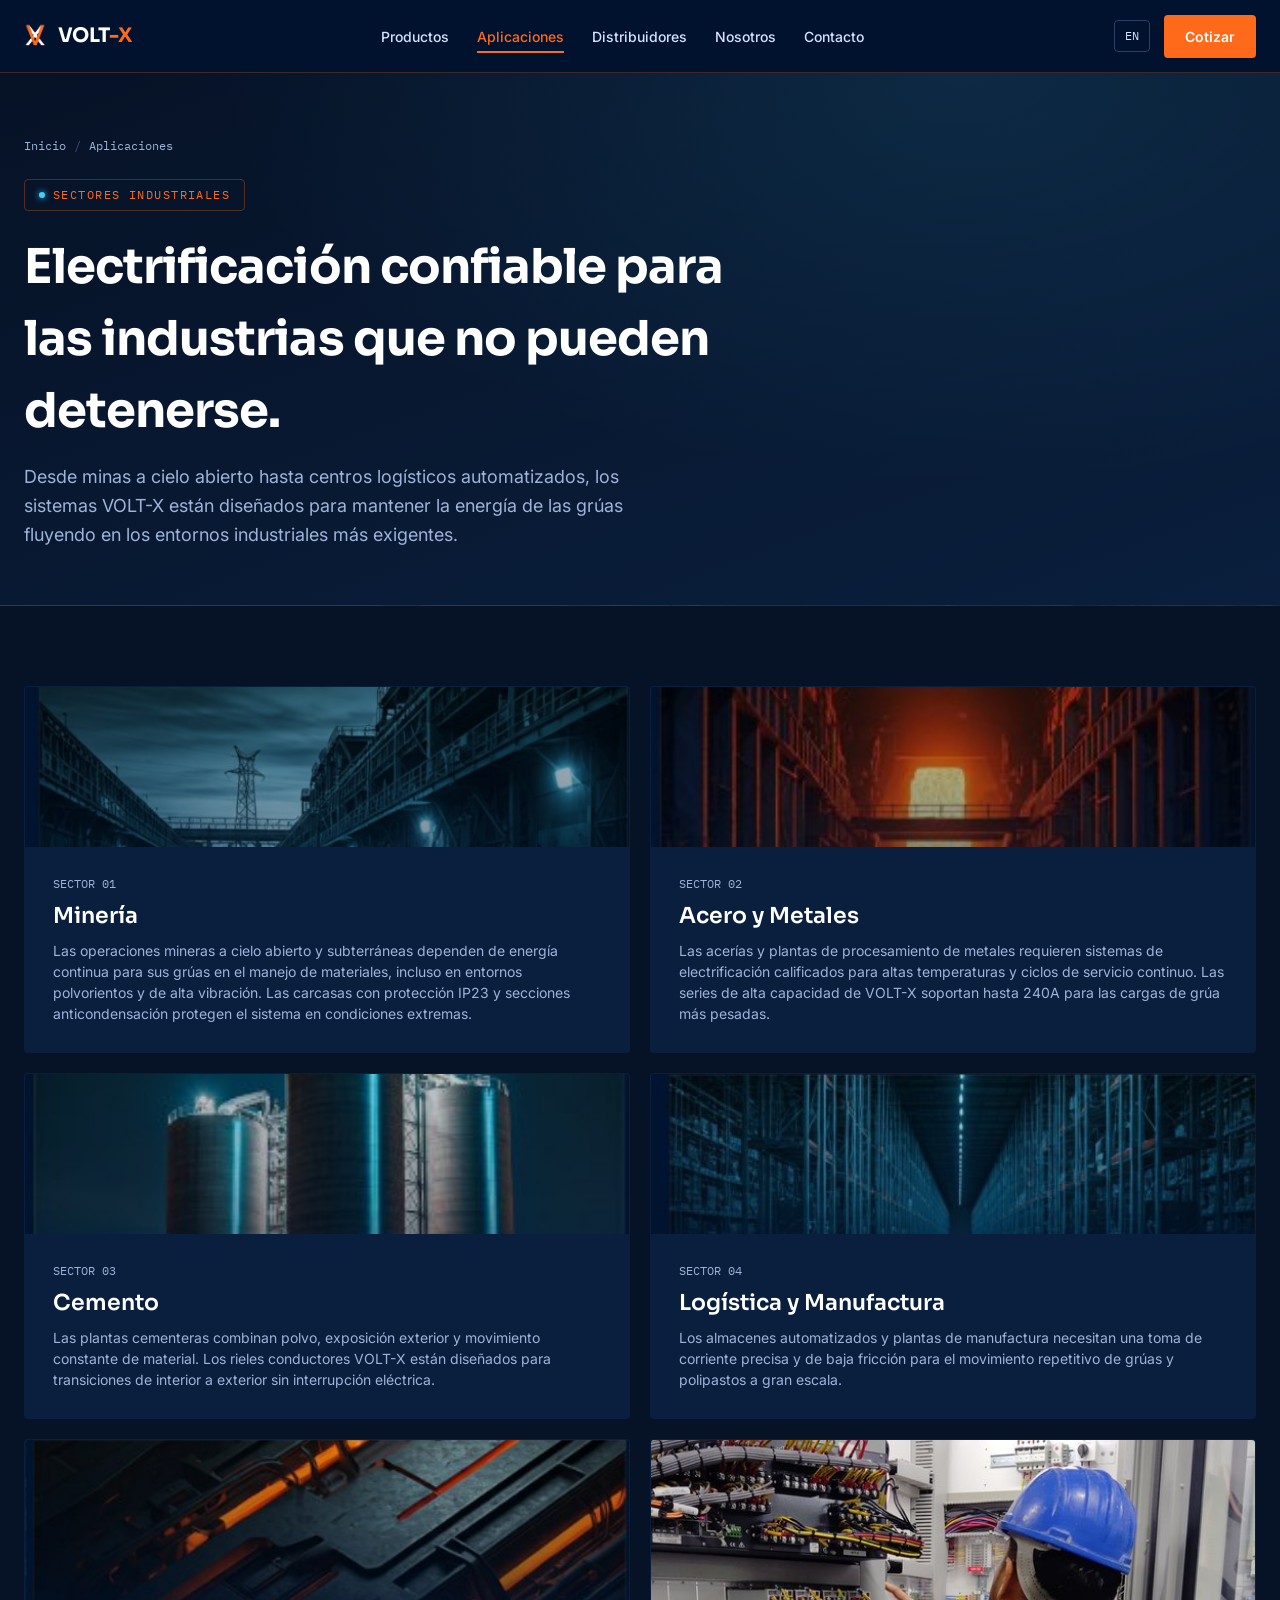
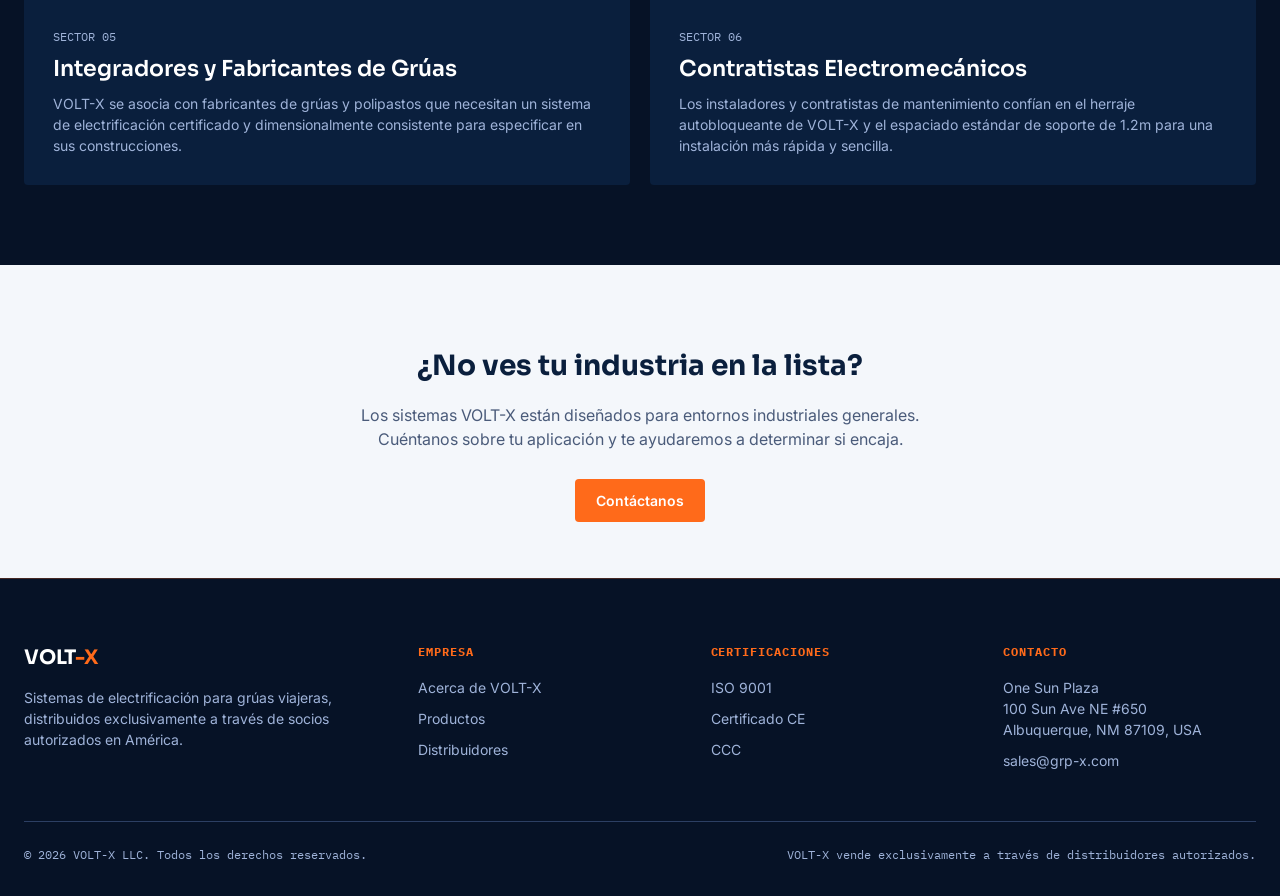
<file: es/applications/index.html>
<!DOCTYPE html>
<html lang="es">
<head>
<meta charset="utf-8"/>
<meta content="width=device-width, initial-scale=1.0" name="viewport"/>
<title>Aplicaciones Industriales | Minería, Acero, Cemento | VOLT-X</title>
<meta content="Sistemas de electrificación VOLT-X para minería, acero, cemento, logística y fabricación de grúas — diseñados para los entornos industriales más exigentes en Latinoamérica." name="description"/>
<link href="https://voltx.grp-x.com/es/applications/" rel="canonical"/>
<link href="https://voltx.grp-x.com/applications/" hreflang="en" rel="alternate"/>
<link href="https://voltx.grp-x.com/es/applications/" hreflang="es" rel="alternate"/>
<link href="https://voltx.grp-x.com/applications/" hreflang="x-default" rel="alternate"/>
<link href="../../assets/voltx-isotype.png" rel="icon" type="image/png"/>
<link href="../../assets/voltx-isotype.png" rel="apple-touch-icon"/>
<meta content="website" property="og:type"/>
<meta content="VOLT-X" property="og:site_name"/>
<meta content="Aplicaciones Industriales | Minería, Acero, Cemento | VOLT-X" property="og:title"/>
<meta content="Sistemas de electrificación VOLT-X para minería, acero, cemento, logística y fabricación de grúas — diseñados para los entornos industriales más exigentes en Latinoamérica." property="og:description"/>
<meta content="https://voltx.grp-x.com/es/applications/" property="og:url"/>
<meta content="https://voltx.grp-x.com/assets/og-image.jpg" property="og:image"/>
<meta content="es_MX" property="og:locale"/>
<meta content="summary_large_image" name="twitter:card"/>
<meta content="Aplicaciones Industriales | Minería, Acero, Cemento | VOLT-X" name="twitter:title"/>
<meta content="Sistemas de electrificación VOLT-X para minería, acero, cemento, logística y fabricación de grúas — diseñados para los entornos industriales más exigentes en Latinoamérica." name="twitter:description"/>
<meta content="https://voltx.grp-x.com/assets/og-image.jpg" name="twitter:image"/>
<link href="https://fonts.googleapis.com" rel="preconnect"/>
<link href="https://fonts.googleapis.com/css2?family=IBM+Plex+Mono:wght@400;500;600&amp;family=Inter:wght@400;500;600;700&amp;family=Sora:wght@600;700&amp;display=swap" rel="stylesheet"/>
<link href="../../assets/styles.css" rel="stylesheet"/>
<script type="application/ld+json">
{
  "@context": "https://schema.org",
  "@type": "Organization",
  "name": "VOLT-X",
  "legalName": "VOLT-X LLC",
  "url": "https://voltx.grp-x.com/es/",
  "logo": "https://voltx.grp-x.com/assets/voltx-isotype.png",
  "image": "https://voltx.grp-x.com/assets/og-image.jpg",
  "description": "VOLT-X distribuye sistemas de riel conductor cerrado Powerail para grúas viajeras en Latinoamérica, Estados Unidos y Canadá.",
  "address": {
    "@type": "PostalAddress",
    "streetAddress": "One Sun Plaza, 100 Sun Ave NE #650",
    "addressLocality": "Albuquerque",
    "addressRegion": "NM",
    "postalCode": "87109",
    "addressCountry": "US"
  },
  "email": "sales@grp-x.com",
  "sameAs": []
}
</script>
<script type="application/ld+json">
{
  "@context": "https://schema.org",
  "@type": "BreadcrumbList",
  "itemListElement": [
    {
      "@type": "ListItem",
      "position": 1,
      "name": "Inicio",
      "item": "https://voltx.grp-x.com/es/"
    },
    {
      "@type": "ListItem",
      "position": 2,
      "name": "Aplicaciones",
      "item": "https://voltx.grp-x.com/es/applications/"
    }
  ]
}
</script>
</head>
<body>
<header class="site-header">
<div class="container nav-row">
<a class="brand" href="../../es/index.html">
<img alt="VOLT-X" src="../../assets/voltx-isotype.png"/>
<span class="brand-word">VOLT<span>-X</span></span>
</a>
<nav class="main-nav">
<a href="../../es/products/index.html">Productos</a>
<a class="active" href="../../es/applications/index.html">Aplicaciones</a>
<a href="../../es/distributors/index.html">Distribuidores</a>
<a href="../../es/about/index.html">Nosotros</a>
<a href="../../es/contact/index.html">Contacto</a>
</nav>
<div class="nav-actions">
<a class="lang-switch" href="../../applications/index.html"><span class="lang-label">EN</span></a>
<a class="btn btn-primary" href="../../es/contact/index.html">Cotizar</a>
<button aria-label="Menu" class="mobile-menu-btn">
<svg fill="none" height="24" viewbox="0 0 24 24" width="24"><path d="M3 12H21M3 6H21M3 18H21" stroke="white" stroke-linecap="round" stroke-width="2"></path></svg>
</button>
</div>
</div>
</header>
<div class="mobile-drawer">
<div class="mobile-drawer-top">
<span class="brand-word">VOLT<span style="color:#ff6a1a">-X</span></span>
<button aria-label="Close" class="mobile-drawer-close" style="background:none;border:none;color:#fff;">
<svg fill="none" height="28" viewbox="0 0 24 24" width="28"><path d="M6 6L18 18M6 18L18 6" stroke="white" stroke-linecap="round" stroke-width="2"></path></svg>
</button>
</div>
<a href="../../es/products/index.html">Productos</a>
<a href="../../es/applications/index.html">Aplicaciones</a>
<a href="../../es/distributors/index.html">Distribuidores</a>
<a href="../../es/about/index.html">Nosotros</a>
<a href="../../es/contact/index.html">Contacto</a>
<a class="btn btn-primary btn-block" href="../../es/contact/index.html">Cotizar</a>
</div>
<section class="page-hero">
<div class="container">
<div class="breadcrumb"><a href="../index.html">Inicio</a><span class="sep">/</span>Aplicaciones</div>
<div class="eyebrow"><span class="dot"></span>Sectores Industriales</div>
<h1 class="page-title">Electrificación confiable para las industrias que no pueden detenerse.</h1>
<p class="page-subtitle">Desde minas a cielo abierto hasta centros logísticos automatizados, los sistemas VOLT-X están diseñados para mantener la energía de las grúas fluyendo en los entornos industriales más exigentes.</p>
</div>
</section>
<section class="section-deep">
<div class="container">
<div class="grid grid-2" style="gap:20px;">
<div class="card" data-industry-slot="mining" style="padding:0; overflow:hidden;">
<img src="../../assets/industries/mining.jpg" alt="Sistema de electrificación VOLT-X con riel conductor para grúas en operaciones mineras" style="height:160px; width:100%; object-fit:cover; display:block;" loading="lazy">
<div style="padding:28px;">
<span class="card-code">SECTOR 01</span>
<h3 style="font-size:22px;">Minería</h3>
<p>Las operaciones mineras a cielo abierto y subterráneas dependen de energía continua para sus grúas en el manejo de materiales, incluso en entornos polvorientos y de alta vibración. Las carcasas con protección IP23 y secciones anticondensación protegen el sistema en condiciones extremas.</p>
</div>
</div>
<div class="card" data-industry-slot="steel" style="padding:0; overflow:hidden;">
<img src="../../assets/industries/steel.jpg" alt="Riel conductor VOLT-X de alta capacidad para grúas viajeras en acerías" style="height:160px; width:100%; object-fit:cover; display:block;" loading="lazy">
<div style="padding:28px;">
<span class="card-code">SECTOR 02</span>
<h3 style="font-size:22px;">Acero y Metales</h3>
<p>Las acerías y plantas de procesamiento de metales requieren sistemas de electrificación calificados para altas temperaturas y ciclos de servicio continuo. Las series de alta capacidad de VOLT-X soportan hasta 240A para las cargas de grúa más pesadas.</p>
</div>
</div>
<div class="card" data-industry-slot="cement" style="padding:0; overflow:hidden;">
<img src="../../assets/industries/cement.jpg" alt="Sistema de riel conductor cerrado VOLT-X para grúas en plantas cementeras" style="height:160px; width:100%; object-fit:cover; display:block;" loading="lazy">
<div style="padding:28px;">
<span class="card-code">SECTOR 03</span>
<h3 style="font-size:22px;">Cemento</h3>
<p>Las plantas cementeras combinan polvo, exposición exterior y movimiento constante de material. Los rieles conductores VOLT-X están diseñados para transiciones de interior a exterior sin interrupción eléctrica.</p>
</div>
</div>
<div class="card" data-industry-slot="logistics" style="padding:0; overflow:hidden;">
<img src="../../assets/industries/logistics.jpg" alt="Sistema de electrificación VOLT-X para grúas de logística y almacenes automatizados" style="height:160px; width:100%; object-fit:cover; display:block;" loading="lazy">
<div style="padding:28px;">
<span class="card-code">SECTOR 04</span>
<h3 style="font-size:22px;">Logística y Manufactura</h3>
<p>Los almacenes automatizados y plantas de manufactura necesitan una toma de corriente precisa y de baja fricción para el movimiento repetitivo de grúas y polipastos a gran escala.</p>
</div>
</div>
<div class="card" data-industry-slot="cranes" style="padding:0; overflow:hidden;">
<img src="../../assets/industries/cranes.jpg" alt="Sistema de riel conductor VOLT-X para fabricantes e integradores de grúas" style="height:160px; width:100%; object-fit:cover; display:block;" loading="lazy">
<div style="padding:28px;">
<span class="card-code">SECTOR 05</span>
<h3 style="font-size:22px;">Integradores y Fabricantes de Grúas</h3>
<p>VOLT-X se asocia con fabricantes de grúas y polipastos que necesitan un sistema de electrificación certificado y dimensionalmente consistente para especificar en sus construcciones.</p>
</div>
</div>
<div class="card" data-industry-slot="contractors" style="padding:0; overflow:hidden;">
<img src="../../assets/industries/contractors.jpg" alt="Instalación de sistema de riel conductor VOLT-X por contratistas electromecánicos" style="height:160px; width:100%; object-fit:cover; display:block;" loading="lazy">
<div style="padding:28px;">
<span class="card-code">SECTOR 06</span>
<h3 style="font-size:22px;">Contratistas Electromecánicos</h3>
<p>Los instaladores y contratistas de mantenimiento confían en el herraje autobloqueante de VOLT-X y el espaciado estándar de soporte de 1.2m para una instalación más rápida y sencilla.</p>
</div>
</div>
</div>
</div>
</section>
<section class="tight section-light text-center">
<div class="container">
<h2 style="font-family:var(--font-display); font-size:28px; margin-bottom:12px;">¿No ves tu industria en la lista?</h2>
<p style="color:#4a5b7a; margin-bottom:28px; max-width:560px; margin-left:auto; margin-right:auto;">Los sistemas VOLT-X están diseñados para entornos industriales generales. Cuéntanos sobre tu aplicación y te ayudaremos a determinar si encaja.</p>
<a class="btn btn-primary" href="../contact/index.html">Contáctanos</a>
</div>
</section>
<footer class="site-footer">
<div class="container">
<div class="footer-grid">
<div class="footer-col">
<span class="brand-word" style="display:block; margin-bottom:12px;">VOLT<span style="color:#ff6a1a">-X</span></span>
<p>Sistemas de electrificación para grúas viajeras, distribuidos exclusivamente a través de socios autorizados en América.</p>
</div>
<div class="footer-col">
<h4>Empresa</h4>
<a href="../../es/about/index.html">Acerca de VOLT-X</a>
<a href="../../es/products/index.html">Productos</a>
<a href="../../es/distributors/index.html">Distribuidores</a>
</div>
<div class="footer-col">
<h4>Certificaciones</h4>
<a href="../../es/about/index.html">ISO 9001</a>
<a href="../../es/about/index.html">Certificado CE</a>
<a href="../../es/about/index.html">CCC</a>
</div>
<div class="footer-col">
<h4>Contacto</h4>
<p>One Sun Plaza<br/>100 Sun Ave NE #650<br/>Albuquerque, NM 87109, USA</p>
<a href="mailto:sales@grp-x.com">sales@grp-x.com</a>
</div>
</div>
<div class="footer-bottom">
<span>© 2026 VOLT-X LLC. Todos los derechos reservados.</span>
<span>VOLT-X vende exclusivamente a través de distribuidores autorizados.</span>
</div>
</div>
</footer>
<script src="../../assets/site.js"></script>
</body>
</html>
</file>
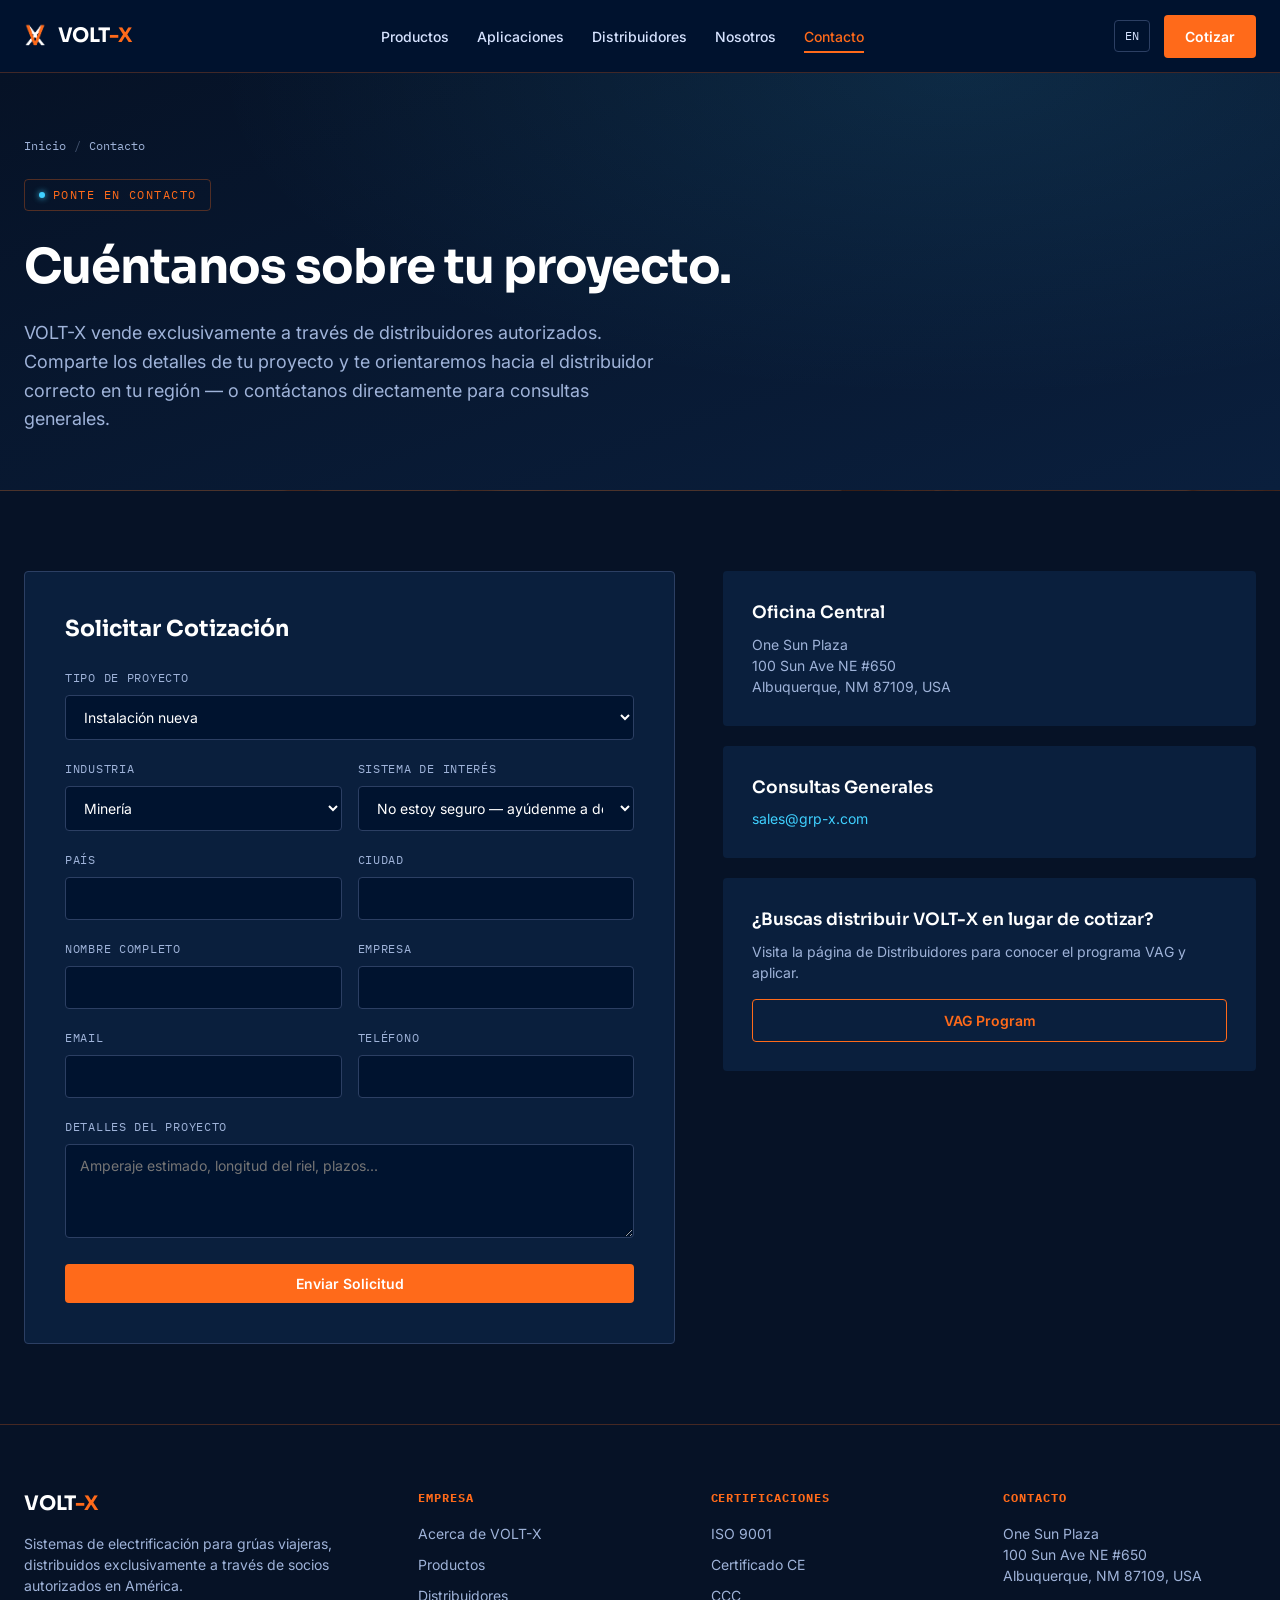
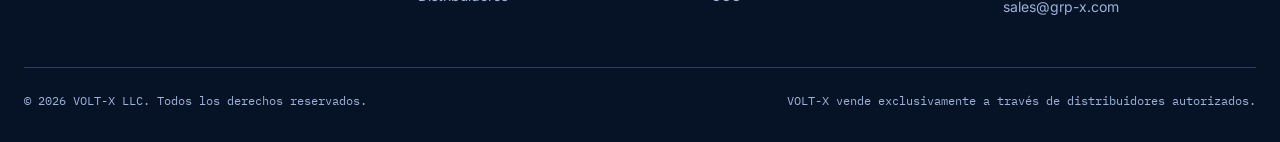
<file: es/contact/index.html>
<!DOCTYPE html>
<html lang="es">
<head>
<meta charset="utf-8"/>
<meta content="width=device-width, initial-scale=1.0" name="viewport"/>
<title>Contacto y Cotización de Riel Conductor | VOLT-X</title>
<meta content="Solicita una cotización de sistemas de electrificación VOLT-X para grúa viajera. Te conectamos con el distribuidor autorizado en tu región de Latinoamérica." name="description"/>
<link href="https://voltx.grp-x.com/es/contact/" rel="canonical"/>
<link href="https://voltx.grp-x.com/contact/" hreflang="en" rel="alternate"/>
<link href="https://voltx.grp-x.com/es/contact/" hreflang="es" rel="alternate"/>
<link href="https://voltx.grp-x.com/contact/" hreflang="x-default" rel="alternate"/>
<link href="../../assets/voltx-isotype.png" rel="icon" type="image/png"/>
<link href="../../assets/voltx-isotype.png" rel="apple-touch-icon"/>
<meta content="website" property="og:type"/>
<meta content="VOLT-X" property="og:site_name"/>
<meta content="Contacto y Cotización de Riel Conductor | VOLT-X" property="og:title"/>
<meta content="Solicita una cotización de sistemas de electrificación VOLT-X para grúa viajera. Te conectamos con el distribuidor autorizado en tu región de Latinoamérica." property="og:description"/>
<meta content="https://voltx.grp-x.com/es/contact/" property="og:url"/>
<meta content="https://voltx.grp-x.com/assets/og-image.jpg" property="og:image"/>
<meta content="es_MX" property="og:locale"/>
<meta content="summary_large_image" name="twitter:card"/>
<meta content="Contacto y Cotización de Riel Conductor | VOLT-X" name="twitter:title"/>
<meta content="Solicita una cotización de sistemas de electrificación VOLT-X para grúa viajera. Te conectamos con el distribuidor autorizado en tu región de Latinoamérica." name="twitter:description"/>
<meta content="https://voltx.grp-x.com/assets/og-image.jpg" name="twitter:image"/>
<link href="https://fonts.googleapis.com" rel="preconnect"/>
<link href="https://fonts.googleapis.com/css2?family=IBM+Plex+Mono:wght@400;500;600&amp;family=Inter:wght@400;500;600;700&amp;family=Sora:wght@600;700&amp;display=swap" rel="stylesheet"/>
<link href="../../assets/styles.css" rel="stylesheet"/>
<script type="application/ld+json">
{
  "@context": "https://schema.org",
  "@type": "Organization",
  "name": "VOLT-X",
  "legalName": "VOLT-X LLC",
  "url": "https://voltx.grp-x.com/es/",
  "logo": "https://voltx.grp-x.com/assets/voltx-isotype.png",
  "image": "https://voltx.grp-x.com/assets/og-image.jpg",
  "description": "VOLT-X distribuye sistemas de riel conductor cerrado Powerail para grúas viajeras en Latinoamérica, Estados Unidos y Canadá.",
  "address": {
    "@type": "PostalAddress",
    "streetAddress": "One Sun Plaza, 100 Sun Ave NE #650",
    "addressLocality": "Albuquerque",
    "addressRegion": "NM",
    "postalCode": "87109",
    "addressCountry": "US"
  },
  "email": "sales@grp-x.com",
  "sameAs": []
}
</script>
<script type="application/ld+json">
{
  "@context": "https://schema.org",
  "@type": "BreadcrumbList",
  "itemListElement": [
    {
      "@type": "ListItem",
      "position": 1,
      "name": "Inicio",
      "item": "https://voltx.grp-x.com/es/"
    },
    {
      "@type": "ListItem",
      "position": 2,
      "name": "Contacto",
      "item": "https://voltx.grp-x.com/es/contact/"
    }
  ]
}
</script>
</head>
<body>
<header class="site-header">
<div class="container nav-row">
<a class="brand" href="../../es/index.html">
<img alt="VOLT-X" src="../../assets/voltx-isotype.png"/>
<span class="brand-word">VOLT<span>-X</span></span>
</a>
<nav class="main-nav">
<a href="../../es/products/index.html">Productos</a>
<a href="../../es/applications/index.html">Aplicaciones</a>
<a href="../../es/distributors/index.html">Distribuidores</a>
<a href="../../es/about/index.html">Nosotros</a>
<a class="active" href="../../es/contact/index.html">Contacto</a>
</nav>
<div class="nav-actions">
<a class="lang-switch" href="../../contact/index.html"><span class="lang-label">EN</span></a>
<a class="btn btn-primary" href="#quote">Cotizar</a>
<button aria-label="Menu" class="mobile-menu-btn">
<svg fill="none" height="24" viewbox="0 0 24 24" width="24"><path d="M3 12H21M3 6H21M3 18H21" stroke="white" stroke-linecap="round" stroke-width="2"></path></svg>
</button>
</div>
</div>
</header>
<div class="mobile-drawer">
<div class="mobile-drawer-top">
<span class="brand-word">VOLT<span style="color:#ff6a1a">-X</span></span>
<button aria-label="Close" class="mobile-drawer-close" style="background:none;border:none;color:#fff;">
<svg fill="none" height="28" viewbox="0 0 24 24" width="28"><path d="M6 6L18 18M6 18L18 6" stroke="white" stroke-linecap="round" stroke-width="2"></path></svg>
</button>
</div>
<a href="../../es/products/index.html">Productos</a>
<a href="../../es/applications/index.html">Aplicaciones</a>
<a href="../../es/distributors/index.html">Distribuidores</a>
<a href="../../es/about/index.html">Nosotros</a>
<a href="../../es/contact/index.html">Contacto</a>
<a class="btn btn-primary btn-block" href="#quote">Cotizar</a>
</div>
<section class="page-hero">
<div class="container">
<div class="breadcrumb"><a href="../index.html">Inicio</a><span class="sep">/</span>Contacto</div>
<div class="eyebrow"><span class="dot"></span>Ponte en Contacto</div>
<h1 class="page-title">Cuéntanos sobre tu proyecto.</h1>
<p class="page-subtitle">VOLT-X vende exclusivamente a través de distribuidores autorizados. Comparte los detalles de tu proyecto y te orientaremos hacia el distribuidor correcto en tu región — o contáctanos directamente para consultas generales.</p>
</div>
</section>
<section class="section-deep" id="quote">
<div class="container" style="display:grid; grid-template-columns: 1.1fr 0.9fr; gap:48px;">
<div class="form-wrap">
<h2 style="font-family:var(--font-display); font-size:22px; color:#fff; margin:0 0 24px;">Solicitar Cotización</h2>
<form action="https://api.web3forms.com/submit" data-voltx-form="" method="POST">
<input name="access_key" type="hidden" value="1b53f774-e048-45ce-b063-d2b5a81de261"/>
<input name="subject" type="hidden" value="New Quote Request — VOLT-X Website"/>
<input name="from_name" type="hidden" value="VOLT-X Website — Quote Request"/>
<input class="hidden" name="botcheck" style="display:none" type="checkbox"/>
<div class="form-row">
<label>Tipo de Proyecto</label>
<select name="project_type">
<option>Instalación nueva</option>
<option>Reemplazo / repuestos</option>
<option>Mantenimiento</option>
</select>
</div>
<div class="form-row-grid">
<div class="form-row">
<label>Industria</label>
<select name="industry">
<option>Minería</option>
<option>Acero y Metales</option>
<option>Cemento</option>
<option>Logística / Manufactura</option>
<option>Fabricante / Integrador de Grúas</option>
<option>Otro</option>
</select>
</div>
<div class="form-row">
<label>Sistema de Interés</label>
<select name="system_of_interest">
<option>No estoy seguro — ayúdenme a decidir</option>
<option>VX-CR56 Estándar</option>
<option>VX-CR72 Alta Capacidad</option>
<option>VX-CR24A Compacta</option>
<option>Sistema Festoon</option>
<option>Otro / Varios</option>
</select>
</div>
</div>
<div class="form-row-grid">
<div class="form-row">
<label>País</label>
<input name="country" required="" type="text"/>
</div>
<div class="form-row">
<label>Ciudad</label>
<input name="city" type="text"/>
</div>
</div>
<div class="form-row-grid">
<div class="form-row">
<label>Nombre Completo</label>
<input name="full_name" required="" type="text"/>
</div>
<div class="form-row">
<label>Empresa</label>
<input name="company" required="" type="text"/>
</div>
</div>
<div class="form-row-grid">
<div class="form-row">
<label>Email</label>
<input name="email" required="" type="email"/>
</div>
<div class="form-row">
<label>Teléfono</label>
<input name="phone" type="tel"/>
</div>
</div>
<div class="form-row">
<label>Detalles del Proyecto</label>
<textarea name="project_details" placeholder="Amperaje estimado, longitud del riel, plazos..." rows="4"></textarea>
</div>
<button class="btn btn-primary btn-block" type="submit">Enviar Solicitud</button>
</form>
<div class="form-success">
<div class="icon">✓</div>
<h3>Solicitud recibida</h3>
<p>Un representante de VOLT-X te contactará en 1 día hábil. Si un distribuidor autorizado ya cubre tu zona, te conectaremos directamente.</p>
</div>
</div>
<div>
<div class="card" style="margin-bottom:20px;">
<h3 style="font-size:17px;">Oficina Central</h3>
<p>One Sun Plaza<br/>100 Sun Ave NE #650<br/>Albuquerque, NM 87109, USA</p>
</div>
<div class="card" style="margin-bottom:20px;">
<h3 style="font-size:17px;">Consultas Generales</h3>
<p><a href="mailto:sales@grp-x.com" style="color:var(--voltx-cyan);">sales@grp-x.com</a></p>
</div>
<div class="card">
<h3 style="font-size:17px;">¿Buscas distribuir VOLT-X en lugar de cotizar?</h3>
<p style="margin-bottom:16px;">Visita la página de Distribuidores para conocer el programa VAG y aplicar.</p>
<a class="btn btn-outline-orange btn-block" href="../distributors/index.html">VAG Program</a>
</div>
</div>
</div>
</section>
<footer class="site-footer">
<div class="container">
<div class="footer-grid">
<div class="footer-col">
<span class="brand-word" style="display:block; margin-bottom:12px;">VOLT<span style="color:#ff6a1a">-X</span></span>
<p>Sistemas de electrificación para grúas viajeras, distribuidos exclusivamente a través de socios autorizados en América.</p>
</div>
<div class="footer-col">
<h4>Empresa</h4>
<a href="../../es/about/index.html">Acerca de VOLT-X</a>
<a href="../../es/products/index.html">Productos</a>
<a href="../../es/distributors/index.html">Distribuidores</a>
</div>
<div class="footer-col">
<h4>Certificaciones</h4>
<a href="../../es/about/index.html">ISO 9001</a>
<a href="../../es/about/index.html">Certificado CE</a>
<a href="../../es/about/index.html">CCC</a>
</div>
<div class="footer-col">
<h4>Contacto</h4>
<p>One Sun Plaza<br/>100 Sun Ave NE #650<br/>Albuquerque, NM 87109, USA</p>
<a href="mailto:sales@grp-x.com">sales@grp-x.com</a>
</div>
</div>
<div class="footer-bottom">
<span>© 2026 VOLT-X LLC. Todos los derechos reservados.</span>
<span>VOLT-X vende exclusivamente a través de distribuidores autorizados.</span>
</div>
</div>
</footer>
<script src="../../assets/site.js"></script>
</body>
</html>
</file>
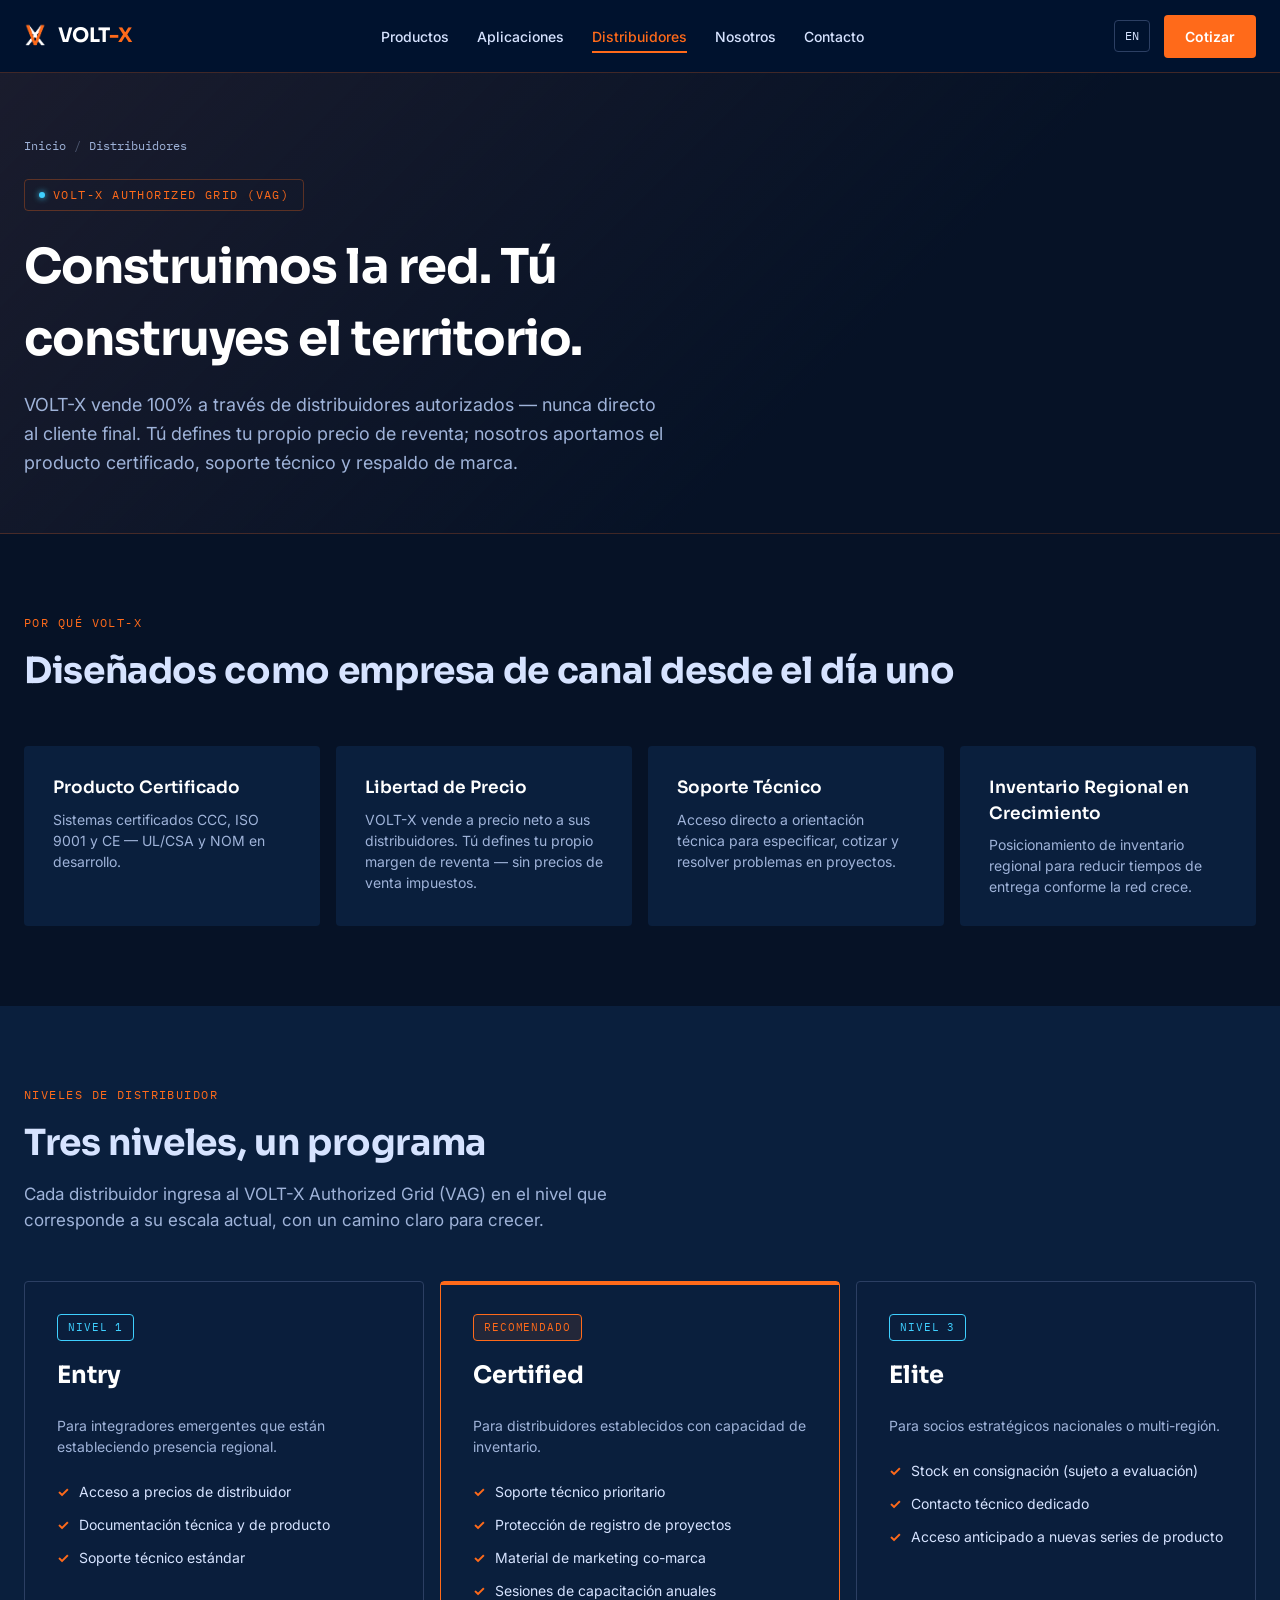
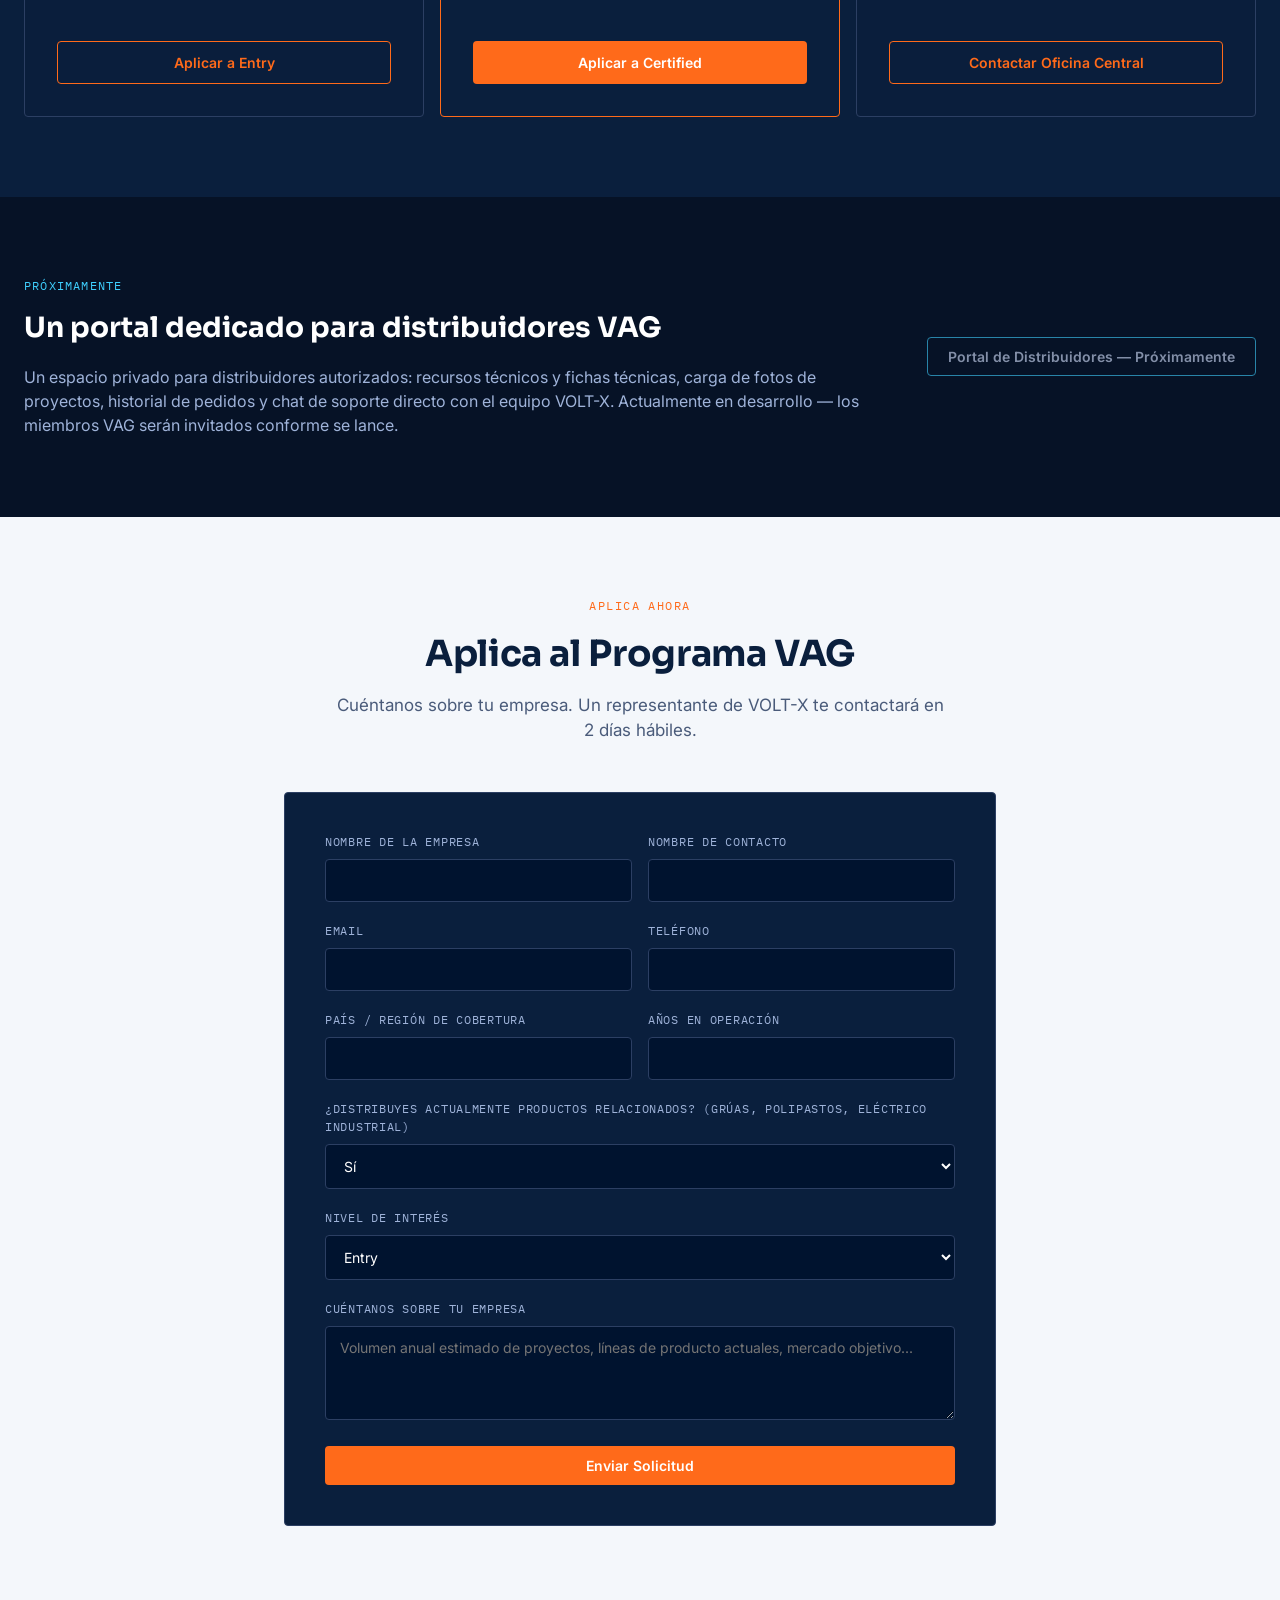
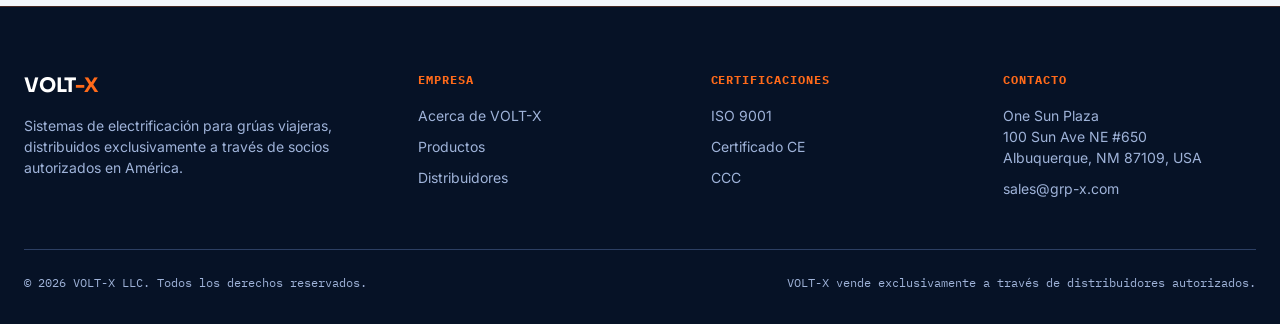
<file: es/distributors/index.html>
<!DOCTYPE html>
<html lang="es">
<head>
<meta charset="utf-8"/>
<meta content="width=device-width, initial-scale=1.0" name="viewport"/>
<title>Distribuidor Autorizado de Riel Conductor | Programa VAG VOLT-X</title>
<meta content="Conviértete en distribuidor autorizado VOLT-X. Tres niveles, sin precios de reventa impuestos, soporte técnico completo en Latinoamérica, Estados Unidos y Canadá." name="description"/>
<link href="https://voltx.grp-x.com/es/distributors/" rel="canonical"/>
<link href="https://voltx.grp-x.com/distributors/" hreflang="en" rel="alternate"/>
<link href="https://voltx.grp-x.com/es/distributors/" hreflang="es" rel="alternate"/>
<link href="https://voltx.grp-x.com/distributors/" hreflang="x-default" rel="alternate"/>
<link href="../../assets/voltx-isotype.png" rel="icon" type="image/png"/>
<link href="../../assets/voltx-isotype.png" rel="apple-touch-icon"/>
<meta content="website" property="og:type"/>
<meta content="VOLT-X" property="og:site_name"/>
<meta content="Distribuidor Autorizado de Riel Conductor | Programa VAG VOLT-X" property="og:title"/>
<meta content="Conviértete en distribuidor autorizado VOLT-X. Tres niveles, sin precios de reventa impuestos, soporte técnico completo en Latinoamérica, Estados Unidos y Canadá." property="og:description"/>
<meta content="https://voltx.grp-x.com/es/distributors/" property="og:url"/>
<meta content="https://voltx.grp-x.com/assets/og-image.jpg" property="og:image"/>
<meta content="es_MX" property="og:locale"/>
<meta content="summary_large_image" name="twitter:card"/>
<meta content="Distribuidor Autorizado de Riel Conductor | Programa VAG VOLT-X" name="twitter:title"/>
<meta content="Conviértete en distribuidor autorizado VOLT-X. Tres niveles, sin precios de reventa impuestos, soporte técnico completo en Latinoamérica, Estados Unidos y Canadá." name="twitter:description"/>
<meta content="https://voltx.grp-x.com/assets/og-image.jpg" name="twitter:image"/>
<link href="https://fonts.googleapis.com" rel="preconnect"/>
<link href="https://fonts.googleapis.com/css2?family=IBM+Plex+Mono:wght@400;500;600&amp;family=Inter:wght@400;500;600;700&amp;family=Sora:wght@600;700&amp;display=swap" rel="stylesheet"/>
<link href="../../assets/styles.css" rel="stylesheet"/>
<script type="application/ld+json">
{
  "@context": "https://schema.org",
  "@type": "Organization",
  "name": "VOLT-X",
  "legalName": "VOLT-X LLC",
  "url": "https://voltx.grp-x.com/es/",
  "logo": "https://voltx.grp-x.com/assets/voltx-isotype.png",
  "image": "https://voltx.grp-x.com/assets/og-image.jpg",
  "description": "VOLT-X distribuye sistemas de riel conductor cerrado Powerail para grúas viajeras en Latinoamérica, Estados Unidos y Canadá.",
  "address": {
    "@type": "PostalAddress",
    "streetAddress": "One Sun Plaza, 100 Sun Ave NE #650",
    "addressLocality": "Albuquerque",
    "addressRegion": "NM",
    "postalCode": "87109",
    "addressCountry": "US"
  },
  "email": "sales@grp-x.com",
  "sameAs": []
}
</script>
<script type="application/ld+json">
{
  "@context": "https://schema.org",
  "@type": "BreadcrumbList",
  "itemListElement": [
    {
      "@type": "ListItem",
      "position": 1,
      "name": "Inicio",
      "item": "https://voltx.grp-x.com/es/"
    },
    {
      "@type": "ListItem",
      "position": 2,
      "name": "Distribuidores",
      "item": "https://voltx.grp-x.com/es/distributors/"
    }
  ]
}
</script>
</head>
<body>
<header class="site-header">
<div class="container nav-row">
<a class="brand" href="../../es/index.html">
<img alt="VOLT-X" src="../../assets/voltx-isotype.png"/>
<span class="brand-word">VOLT<span>-X</span></span>
</a>
<nav class="main-nav">
<a href="../../es/products/index.html">Productos</a>
<a href="../../es/applications/index.html">Aplicaciones</a>
<a class="active" href="../../es/distributors/index.html">Distribuidores</a>
<a href="../../es/about/index.html">Nosotros</a>
<a href="../../es/contact/index.html">Contacto</a>
</nav>
<div class="nav-actions">
<a class="lang-switch" href="../../distributors/index.html"><span class="lang-label">EN</span></a>
<a class="btn btn-primary" href="../../es/contact/index.html">Cotizar</a>
<button aria-label="Menu" class="mobile-menu-btn">
<svg fill="none" height="24" viewbox="0 0 24 24" width="24"><path d="M3 12H21M3 6H21M3 18H21" stroke="white" stroke-linecap="round" stroke-width="2"></path></svg>
</button>
</div>
</div>
</header>
<div class="mobile-drawer">
<div class="mobile-drawer-top">
<span class="brand-word">VOLT<span style="color:#ff6a1a">-X</span></span>
<button aria-label="Close" class="mobile-drawer-close" style="background:none;border:none;color:#fff;">
<svg fill="none" height="28" viewbox="0 0 24 24" width="28"><path d="M6 6L18 18M6 18L18 6" stroke="white" stroke-linecap="round" stroke-width="2"></path></svg>
</button>
</div>
<a href="../../es/products/index.html">Productos</a>
<a href="../../es/applications/index.html">Aplicaciones</a>
<a href="../../es/distributors/index.html">Distribuidores</a>
<a href="../../es/about/index.html">Nosotros</a>
<a href="../../es/contact/index.html">Contacto</a>
<a class="btn btn-primary btn-block" href="../../es/contact/index.html">Cotizar</a>
</div>
<section class="page-hero" style="background: linear-gradient(135deg, rgba(255,106,26,0.10) 0%, var(--voltx-blue-deep) 65%);">
<div class="container">
<div class="breadcrumb"><a href="../index.html">Inicio</a><span class="sep">/</span>Distribuidores</div>
<div class="eyebrow"><span class="dot"></span>VOLT-X Authorized Grid (VAG)</div>
<h1 class="page-title">Construimos la red. Tú construyes el territorio.</h1>
<p class="page-subtitle">VOLT-X vende 100% a través de distribuidores autorizados — nunca directo al cliente final. Tú defines tu propio precio de reventa; nosotros aportamos el producto certificado, soporte técnico y respaldo de marca.</p>
</div>
</section>
<!-- ============ WHY DISTRIBUTE ============ -->
<section class="section-deep">
<div class="container">
<div class="section-head">
<span class="kicker">Por qué VOLT-X</span>
<h2>Diseñados como empresa de canal desde el día uno</h2>
</div>
<div class="grid grid-4">
<div class="card">
<h3 style="font-size:17px;">Producto Certificado</h3>
<p>Sistemas certificados CCC, ISO 9001 y CE — UL/CSA y NOM en desarrollo.</p>
</div>
<div class="card">
<h3 style="font-size:17px;">Libertad de Precio</h3>
<p>VOLT-X vende a precio neto a sus distribuidores. Tú defines tu propio margen de reventa — sin precios de venta impuestos.</p>
</div>
<div class="card">
<h3 style="font-size:17px;">Soporte Técnico</h3>
<p>Acceso directo a orientación técnica para especificar, cotizar y resolver problemas en proyectos.</p>
</div>
<div class="card">
<h3 style="font-size:17px;">Inventario Regional en Crecimiento</h3>
<p>Posicionamiento de inventario regional para reducir tiempos de entrega conforme la red crece.</p>
</div>
</div>
</div>
</section>
<!-- ============ VAG TIERS ============ -->
<section class="section-mid">
<div class="container">
<div class="section-head">
<span class="kicker">Niveles de Distribuidor</span>
<h2>Tres niveles, un programa</h2>
<p>Cada distribuidor ingresa al VOLT-X Authorized Grid (VAG) en el nivel que corresponde a su escala actual, con un camino claro para crecer.</p>
</div>
<div class="grid grid-3">
<div class="tier-card">
<span class="tier-badge">NIVEL 1</span>
<h3>Entry</h3>
<p class="tier-desc">Para integradores emergentes que están estableciendo presencia regional.</p>
<ul class="tier-list">
<li>Acceso a precios de distribuidor</li>
<li>Documentación técnica y de producto</li>
<li>Soporte técnico estándar</li>
</ul>
<a class="btn btn-outline-orange btn-block" href="#apply">Aplicar a Entry</a>
</div>
<div class="tier-card featured">
<span class="tier-badge orange">RECOMENDADO</span>
<h3>Certified</h3>
<p class="tier-desc">Para distribuidores establecidos con capacidad de inventario.</p>
<ul class="tier-list">
<li>Soporte técnico prioritario</li>
<li>Protección de registro de proyectos</li>
<li>Material de marketing co-marca</li>
<li>Sesiones de capacitación anuales</li>
</ul>
<a class="btn btn-primary btn-block" href="#apply">Aplicar a Certified</a>
</div>
<div class="tier-card">
<span class="tier-badge">NIVEL 3</span>
<h3>Elite</h3>
<p class="tier-desc">Para socios estratégicos nacionales o multi-región.</p>
<ul class="tier-list">
<li>Stock en consignación (sujeto a evaluación)</li>
<li>Contacto técnico dedicado</li>
<li>Acceso anticipado a nuevas series de producto</li>
</ul>
<a class="btn btn-outline-orange btn-block" href="#apply">Contactar Oficina Central</a>
</div>
</div>
</div>
</section>
<!-- ============ DISTRIBUTOR PORTAL TEASER ============ -->
<section class="section-deep">
<div class="container" style="display:flex; gap:40px; align-items:center; flex-wrap:wrap;">
<div style="flex:1; min-width:280px;">
<span class="kicker" style="font-family:var(--font-mono); font-size:12px; color:var(--voltx-cyan); text-transform:uppercase; letter-spacing:0.1em; display:block; margin-bottom:12px;">Próximamente</span>
<h2 style="font-family:var(--font-display); font-size:28px; color:#fff; margin:0 0 16px;">Un portal dedicado para distribuidores VAG</h2>
<p style="color:var(--voltx-text-muted); margin-bottom:0;">Un espacio privado para distribuidores autorizados: recursos técnicos y fichas técnicas, carga de fotos de proyectos, historial de pedidos y chat de soporte directo con el equipo VOLT-X. Actualmente en desarrollo — los miembros VAG serán invitados conforme se lance.</p>
</div>
<div style="flex:0 0 auto;">
<button class="btn btn-outline" disabled="" style="opacity:0.6; cursor:not-allowed;">Portal de Distribuidores — Próximamente</button>
</div>
</div>
</section>
<!-- ============ APPLICATION FORM ============ -->
<section class="section-light" id="apply">
<div class="container" style="max-width: 760px;">
<div class="section-head text-center" style="margin-left:auto; margin-right:auto;">
<span class="kicker">Aplica Ahora</span>
<h2>Aplica al Programa VAG</h2>
<p style="margin-left:auto; margin-right:auto;">Cuéntanos sobre tu empresa. Un representante de VOLT-X te contactará en 2 días hábiles.</p>
</div>
<div class="form-wrap">
<form action="https://api.web3forms.com/submit" data-voltx-form="" method="POST">
<input name="access_key" type="hidden" value="1b53f774-e048-45ce-b063-d2b5a81de261"/>
<input name="subject" type="hidden" value="New VAG Distributor Application — VOLT-X Website"/>
<input name="from_name" type="hidden" value="VOLT-X Website — VAG Application"/>
<input class="hidden" name="botcheck" style="display:none" type="checkbox"/>
<div class="form-row-grid">
<div class="form-row">
<label>Nombre de la Empresa</label>
<input name="company_name" required="" type="text"/>
</div>
<div class="form-row">
<label>Nombre de Contacto</label>
<input name="contact_name" required="" type="text"/>
</div>
</div>
<div class="form-row-grid">
<div class="form-row">
<label>Email</label>
<input name="email" required="" type="email"/>
</div>
<div class="form-row">
<label>Teléfono</label>
<input name="phone" type="tel"/>
</div>
</div>
<div class="form-row-grid">
<div class="form-row">
<label>País / Región de Cobertura</label>
<input name="coverage_region" required="" type="text"/>
</div>
<div class="form-row">
<label>Años en Operación</label>
<input min="0" name="years_in_operation" type="number"/>
</div>
</div>
<div class="form-row">
<label>¿Distribuyes actualmente productos relacionados? (grúas, polipastos, eléctrico industrial)</label>
<select name="distributes_related_products">
<option>Sí</option>
<option>No</option>
</select>
</div>
<div class="form-row">
<label>Nivel de Interés</label>
<select name="interested_tier">
<option>Entry</option>
<option>Certified</option>
<option>Elite</option>
<option>No estoy seguro — ayúdenme a decidir</option>
</select>
</div>
<div class="form-row">
<label>Cuéntanos sobre tu empresa</label>
<textarea name="business_details" placeholder="Volumen anual estimado de proyectos, líneas de producto actuales, mercado objetivo..." rows="4"></textarea>
</div>
<button class="btn btn-primary btn-block" type="submit">Enviar Solicitud</button>
</form>
<div class="form-success">
<div class="icon">✓</div>
<h3>Solicitud recibida</h3>
<p>Un representante de VOLT-X te contactará en 2 días hábiles.</p>
</div>
</div>
</div>
</section>
<footer class="site-footer">
<div class="container">
<div class="footer-grid">
<div class="footer-col">
<span class="brand-word" style="display:block; margin-bottom:12px;">VOLT<span style="color:#ff6a1a">-X</span></span>
<p>Sistemas de electrificación para grúas viajeras, distribuidos exclusivamente a través de socios autorizados en América.</p>
</div>
<div class="footer-col">
<h4>Empresa</h4>
<a href="../../es/about/index.html">Acerca de VOLT-X</a>
<a href="../../es/products/index.html">Productos</a>
<a href="../../es/distributors/index.html">Distribuidores</a>
</div>
<div class="footer-col">
<h4>Certificaciones</h4>
<a href="../../es/about/index.html">ISO 9001</a>
<a href="../../es/about/index.html">Certificado CE</a>
<a href="../../es/about/index.html">CCC</a>
</div>
<div class="footer-col">
<h4>Contacto</h4>
<p>One Sun Plaza<br/>100 Sun Ave NE #650<br/>Albuquerque, NM 87109, USA</p>
<a href="mailto:sales@grp-x.com">sales@grp-x.com</a>
</div>
</div>
<div class="footer-bottom">
<span>© 2026 VOLT-X LLC. Todos los derechos reservados.</span>
<span>VOLT-X vende exclusivamente a través de distribuidores autorizados.</span>
</div>
</div>
</footer>
<script src="../../assets/site.js"></script>
</body>
</html>
</file>
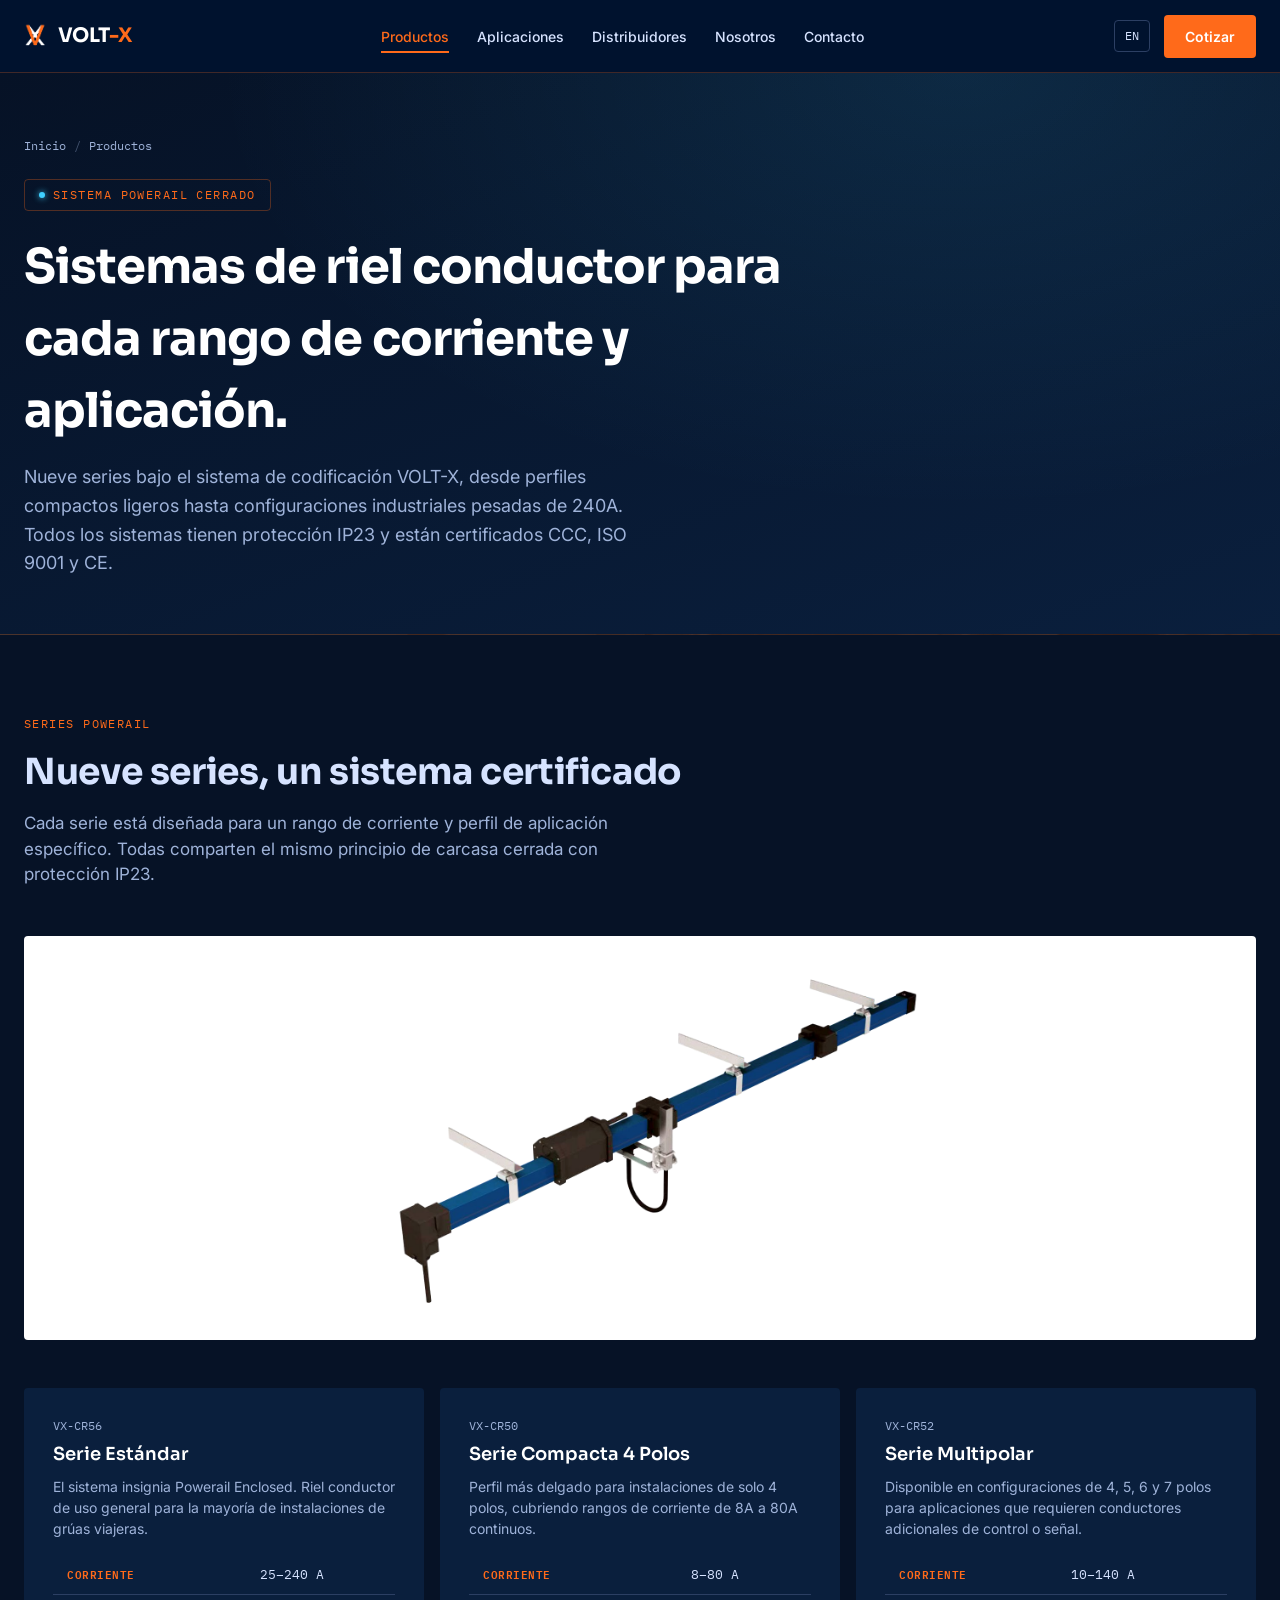
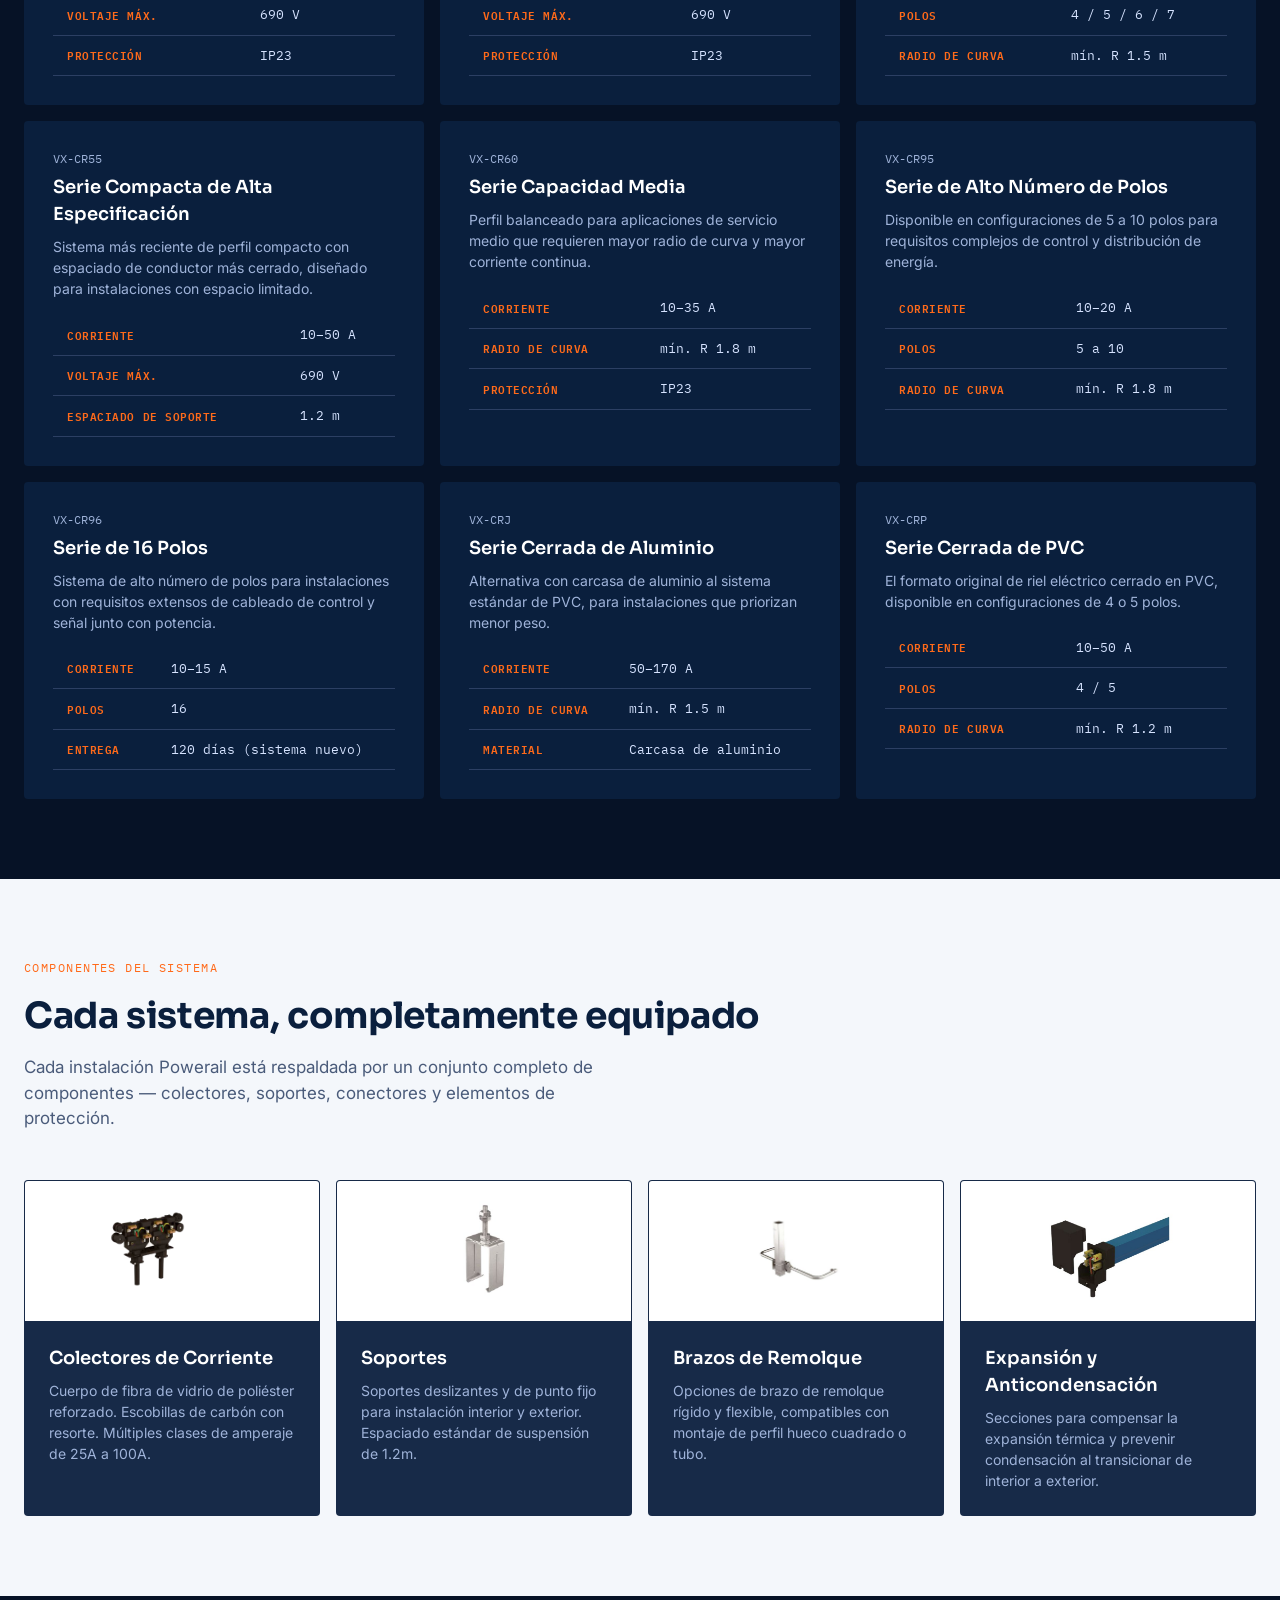
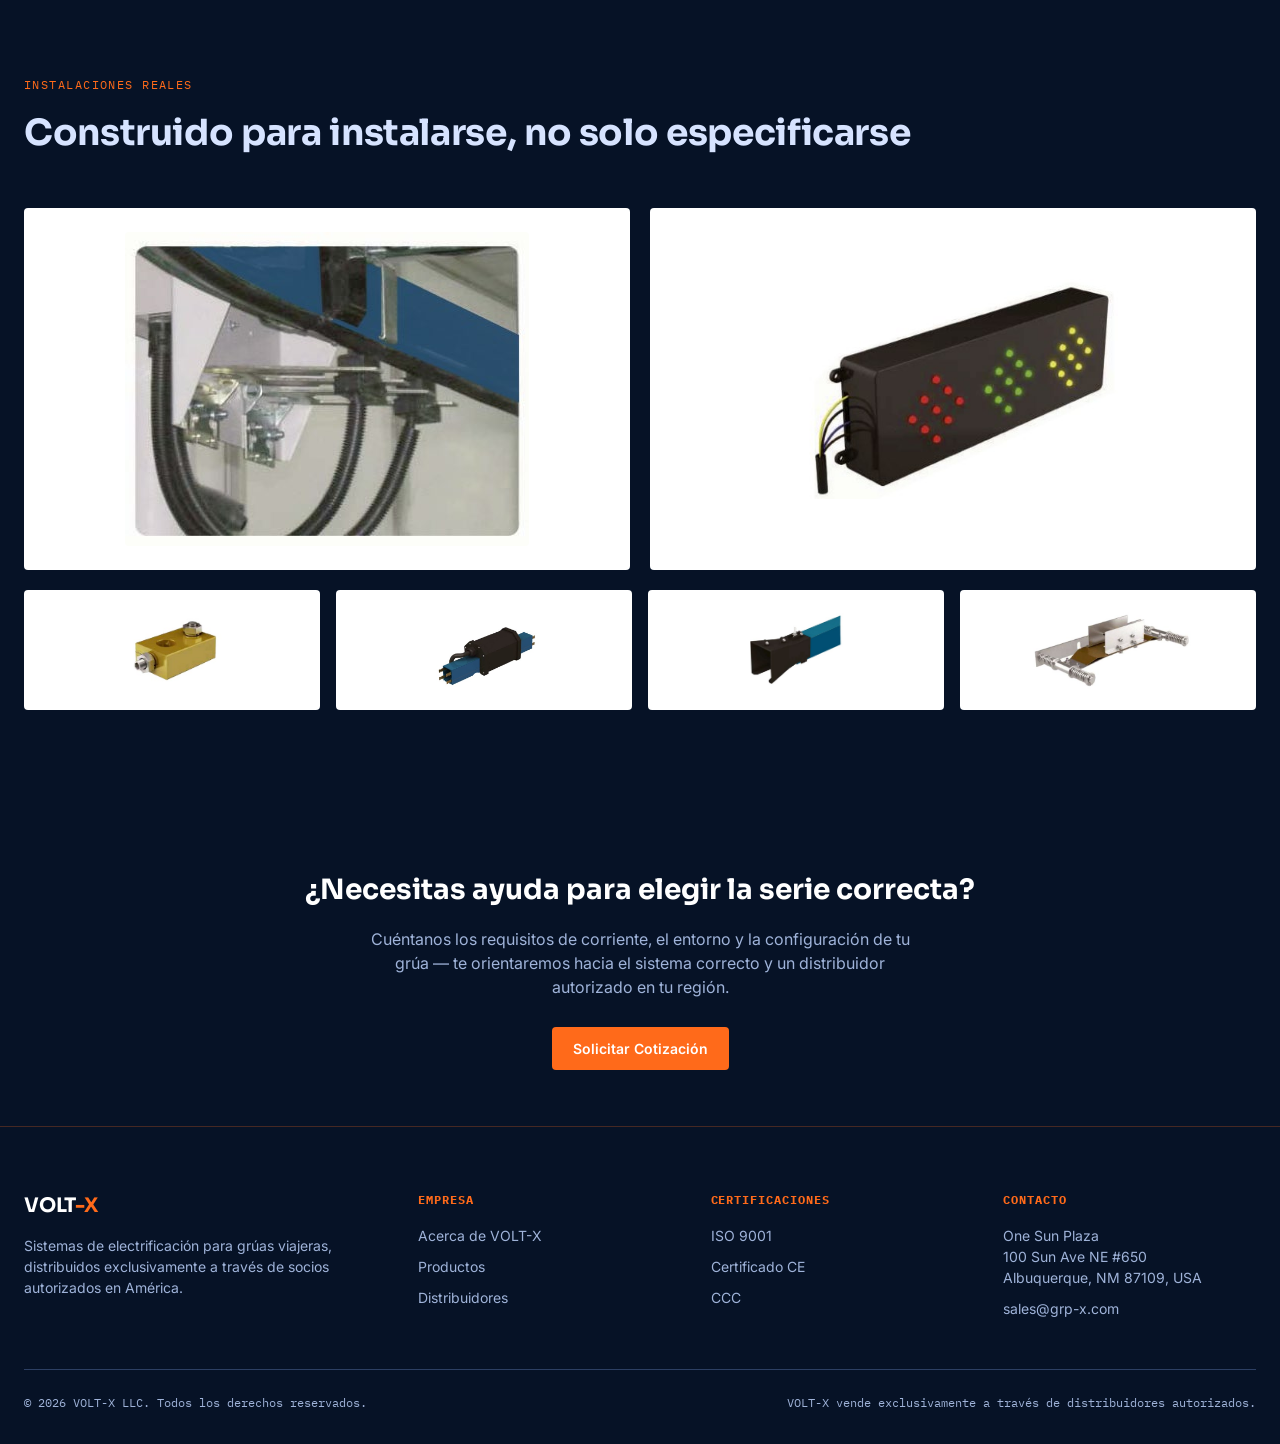
<file: es/products/index.html>
<!DOCTYPE html>
<html lang="es">
<head>
<meta charset="utf-8"/>
<meta content="width=device-width, initial-scale=1.0" name="viewport"/>
<title>Riel Conductor Powerail | Sistemas para Grúa Viajera VOLT-X</title>
<meta content="Nueve series de riel conductor cerrado Powerail de 8A a 240A — protección IP23, certificación CCC/ISO 9001/CE, para toda aplicación de grúa viajera y puente grúa." name="description"/>
<link href="https://voltx.grp-x.com/es/products/" rel="canonical"/>
<link href="https://voltx.grp-x.com/products/" hreflang="en" rel="alternate"/>
<link href="https://voltx.grp-x.com/es/products/" hreflang="es" rel="alternate"/>
<link href="https://voltx.grp-x.com/products/" hreflang="x-default" rel="alternate"/>
<link href="../../assets/voltx-isotype.png" rel="icon" type="image/png"/>
<link href="../../assets/voltx-isotype.png" rel="apple-touch-icon"/>
<meta content="website" property="og:type"/>
<meta content="VOLT-X" property="og:site_name"/>
<meta content="Riel Conductor Powerail | Sistemas para Grúa Viajera VOLT-X" property="og:title"/>
<meta content="Nueve series de riel conductor cerrado Powerail de 8A a 240A — protección IP23, certificación CCC/ISO 9001/CE, para toda aplicación de grúa viajera y puente grúa." property="og:description"/>
<meta content="https://voltx.grp-x.com/es/products/" property="og:url"/>
<meta content="https://voltx.grp-x.com/assets/og-image.jpg" property="og:image"/>
<meta content="es_MX" property="og:locale"/>
<meta content="summary_large_image" name="twitter:card"/>
<meta content="Riel Conductor Powerail | Sistemas para Grúa Viajera VOLT-X" name="twitter:title"/>
<meta content="Nueve series de riel conductor cerrado Powerail de 8A a 240A — protección IP23, certificación CCC/ISO 9001/CE, para toda aplicación de grúa viajera y puente grúa." name="twitter:description"/>
<meta content="https://voltx.grp-x.com/assets/og-image.jpg" name="twitter:image"/>
<link href="https://fonts.googleapis.com" rel="preconnect"/>
<link href="https://fonts.googleapis.com/css2?family=IBM+Plex+Mono:wght@400;500;600&amp;family=Inter:wght@400;500;600;700&amp;family=Sora:wght@600;700&amp;display=swap" rel="stylesheet"/>
<link href="../../assets/styles.css" rel="stylesheet"/>
<script type="application/ld+json">
{
  "@context": "https://schema.org",
  "@type": "Organization",
  "name": "VOLT-X",
  "legalName": "VOLT-X LLC",
  "url": "https://voltx.grp-x.com/es/",
  "logo": "https://voltx.grp-x.com/assets/voltx-isotype.png",
  "image": "https://voltx.grp-x.com/assets/og-image.jpg",
  "description": "VOLT-X distribuye sistemas de riel conductor cerrado Powerail para grúas viajeras en Latinoamérica, Estados Unidos y Canadá.",
  "address": {
    "@type": "PostalAddress",
    "streetAddress": "One Sun Plaza, 100 Sun Ave NE #650",
    "addressLocality": "Albuquerque",
    "addressRegion": "NM",
    "postalCode": "87109",
    "addressCountry": "US"
  },
  "email": "sales@grp-x.com",
  "sameAs": []
}
</script>
<script type="application/ld+json">
{
  "@context": "https://schema.org",
  "@type": "BreadcrumbList",
  "itemListElement": [
    {
      "@type": "ListItem",
      "position": 1,
      "name": "Inicio",
      "item": "https://voltx.grp-x.com/es/"
    },
    {
      "@type": "ListItem",
      "position": 2,
      "name": "Productos",
      "item": "https://voltx.grp-x.com/es/products/"
    }
  ]
}
</script>
</head>
<body>
<header class="site-header">
<div class="container nav-row">
<a class="brand" href="../../es/index.html">
<img alt="VOLT-X" src="../../assets/voltx-isotype.png"/>
<span class="brand-word">VOLT<span>-X</span></span>
</a>
<nav class="main-nav">
<a class="active" href="../../es/products/index.html">Productos</a>
<a href="../../es/applications/index.html">Aplicaciones</a>
<a href="../../es/distributors/index.html">Distribuidores</a>
<a href="../../es/about/index.html">Nosotros</a>
<a href="../../es/contact/index.html">Contacto</a>
</nav>
<div class="nav-actions">
<a class="lang-switch" href="../../products/index.html"><span class="lang-label">EN</span></a>
<a class="btn btn-primary" href="../../es/contact/index.html">Cotizar</a>
<button aria-label="Menu" class="mobile-menu-btn">
<svg fill="none" height="24" viewbox="0 0 24 24" width="24"><path d="M3 12H21M3 6H21M3 18H21" stroke="white" stroke-linecap="round" stroke-width="2"></path></svg>
</button>
</div>
</div>
</header>
<div class="mobile-drawer">
<div class="mobile-drawer-top">
<span class="brand-word">VOLT<span style="color:#ff6a1a">-X</span></span>
<button aria-label="Close" class="mobile-drawer-close" style="background:none;border:none;color:#fff;">
<svg fill="none" height="28" viewbox="0 0 24 24" width="28"><path d="M6 6L18 18M6 18L18 6" stroke="white" stroke-linecap="round" stroke-width="2"></path></svg>
</button>
</div>
<a href="../../es/products/index.html">Productos</a>
<a href="../../es/applications/index.html">Aplicaciones</a>
<a href="../../es/distributors/index.html">Distribuidores</a>
<a href="../../es/about/index.html">Nosotros</a>
<a href="../../es/contact/index.html">Contacto</a>
<a class="btn btn-primary btn-block" href="../../es/contact/index.html">Cotizar</a>
</div>
<section class="page-hero">
<div class="container">
<div class="breadcrumb"><a href="../index.html">Inicio</a><span class="sep">/</span>Productos</div>
<div class="eyebrow"><span class="dot"></span>Sistema Powerail Cerrado</div>
<h1 class="page-title">Sistemas de riel conductor para cada rango de corriente y aplicación.</h1>
<p class="page-subtitle">Nueve series bajo el sistema de codificación VOLT-X, desde perfiles compactos ligeros hasta configuraciones industriales pesadas de 240A. Todos los sistemas tienen protección IP23 y están certificados CCC, ISO 9001 y CE.</p>
</div>
</section>
<!-- ============ SERIES GRID ============ -->
<section class="section-deep">
<div class="container">
<div class="section-head">
<span class="kicker">Series Powerail</span>
<h2>Nueve series, un sistema certificado</h2>
<p>Cada serie está diseñada para un rango de corriente y perfil de aplicación específico. Todas comparten el mismo principio de carcasa cerrada con protección IP23.</p>
</div>
<div style="background: #ffffff; border-radius:4px; padding: 32px; display:flex; align-items:center; justify-content:center; margin-bottom:48px;">
<img alt="VOLT-X Powerail Enclosed system, fully assembled" src="../../assets/products/hero-system-hfp56-alt.png" style="width:100%; max-width:680px;"/>
</div>
<div class="grid grid-3">
<div class="card">
<span class="card-code">VX-CR56</span>
<h3>Serie Estándar</h3>
<p>El sistema insignia Powerail Enclosed. Riel conductor de uso general para la mayoría de instalaciones de grúas viajeras.</p>
<table class="spec-table" style="margin-top:16px;">
<tr><th>Corriente</th><td>25–240 A</td></tr>
<tr><th>Voltaje máx.</th><td>690 V</td></tr>
<tr><th>Protección</th><td>IP23</td></tr>
</table>
</div>
<div class="card">
<span class="card-code">VX-CR50</span>
<h3>Serie Compacta 4 Polos</h3>
<p>Perfil más delgado para instalaciones de solo 4 polos, cubriendo rangos de corriente de 8A a 80A continuos.</p>
<table class="spec-table" style="margin-top:16px;">
<tr><th>Corriente</th><td>8–80 A</td></tr>
<tr><th>Voltaje máx.</th><td>690 V</td></tr>
<tr><th>Protección</th><td>IP23</td></tr>
</table>
</div>
<div class="card">
<span class="card-code">VX-CR52</span>
<h3>Serie Multipolar</h3>
<p>Disponible en configuraciones de 4, 5, 6 y 7 polos para aplicaciones que requieren conductores adicionales de control o señal.</p>
<table class="spec-table" style="margin-top:16px;">
<tr><th>Corriente</th><td>10–140 A</td></tr>
<tr><th>Polos</th><td>4 / 5 / 6 / 7</td></tr>
<tr><th>Radio de curva</th><td>mín. R 1.5 m</td></tr>
</table>
</div>
<div class="card">
<span class="card-code">VX-CR55</span>
<h3>Serie Compacta de Alta Especificación</h3>
<p>Sistema más reciente de perfil compacto con espaciado de conductor más cerrado, diseñado para instalaciones con espacio limitado.</p>
<table class="spec-table" style="margin-top:16px;">
<tr><th>Corriente</th><td>10–50 A</td></tr>
<tr><th>Voltaje máx.</th><td>690 V</td></tr>
<tr><th>Espaciado de soporte</th><td>1.2 m</td></tr>
</table>
</div>
<div class="card">
<span class="card-code">VX-CR60</span>
<h3>Serie Capacidad Media</h3>
<p>Perfil balanceado para aplicaciones de servicio medio que requieren mayor radio de curva y mayor corriente continua.</p>
<table class="spec-table" style="margin-top:16px;">
<tr><th>Corriente</th><td>10–35 A</td></tr>
<tr><th>Radio de curva</th><td>mín. R 1.8 m</td></tr>
<tr><th>Protección</th><td>IP23</td></tr>
</table>
</div>
<div class="card">
<span class="card-code">VX-CR95</span>
<h3>Serie de Alto Número de Polos</h3>
<p>Disponible en configuraciones de 5 a 10 polos para requisitos complejos de control y distribución de energía.</p>
<table class="spec-table" style="margin-top:16px;">
<tr><th>Corriente</th><td>10–20 A</td></tr>
<tr><th>Polos</th><td>5 a 10</td></tr>
<tr><th>Radio de curva</th><td>mín. R 1.8 m</td></tr>
</table>
</div>
<div class="card">
<span class="card-code">VX-CR96</span>
<h3>Serie de 16 Polos</h3>
<p>Sistema de alto número de polos para instalaciones con requisitos extensos de cableado de control y señal junto con potencia.</p>
<table class="spec-table" style="margin-top:16px;">
<tr><th>Corriente</th><td>10–15 A</td></tr>
<tr><th>Polos</th><td>16</td></tr>
<tr><th>Entrega</th><td>120 días (sistema nuevo)</td></tr>
</table>
</div>
<div class="card">
<span class="card-code">VX-CRJ</span>
<h3>Serie Cerrada de Aluminio</h3>
<p>Alternativa con carcasa de aluminio al sistema estándar de PVC, para instalaciones que priorizan menor peso.</p>
<table class="spec-table" style="margin-top:16px;">
<tr><th>Corriente</th><td>50–170 A</td></tr>
<tr><th>Radio de curva</th><td>mín. R 1.5 m</td></tr>
<tr><th>Material</th><td>Carcasa de aluminio</td></tr>
</table>
</div>
<div class="card">
<span class="card-code">VX-CRP</span>
<h3>Serie Cerrada de PVC</h3>
<p>El formato original de riel eléctrico cerrado en PVC, disponible en configuraciones de 4 o 5 polos.</p>
<table class="spec-table" style="margin-top:16px;">
<tr><th>Corriente</th><td>10–50 A</td></tr>
<tr><th>Polos</th><td>4 / 5</td></tr>
<tr><th>Radio de curva</th><td>mín. R 1.2 m</td></tr>
</table>
</div>
</div>
</div>
</section>
<!-- ============ COMPONENTS / ACCESSORIES ============ -->
<section class="section-light">
<div class="container">
<div class="section-head">
<span class="kicker">Componentes del Sistema</span>
<h2>Cada sistema, completamente equipado</h2>
<p>Cada instalación Powerail está respaldada por un conjunto completo de componentes — colectores, soportes, conectores y elementos de protección.</p>
</div>
<div class="grid grid-4">
<div class="card" style="background: var(--voltx-surface-container-high); padding:0; overflow:hidden;">
<div style="background: #fff; padding:20px; display:flex; align-items:center; justify-content:center; height:140px;">
<img alt="Current collector" src="../../assets/products/collector-3.png" style="max-height:100px; max-width:100%;"/>
</div>
<div style="padding:24px;">
<h3>Colectores de Corriente</h3>
<p>Cuerpo de fibra de vidrio de poliéster reforzado. Escobillas de carbón con resorte. Múltiples clases de amperaje de 25A a 100A.</p>
</div>
</div>
<div class="card" style="background: var(--voltx-surface-container-high); padding:0; overflow:hidden;">
<div style="background: #fff; padding:20px; display:flex; align-items:center; justify-content:center; height:140px;">
<img alt="Sliding hanger" src="../../assets/products/component-hanger.png" style="max-height:100px; max-width:100%;"/>
</div>
<div style="padding:24px;">
<h3>Soportes</h3>
<p>Soportes deslizantes y de punto fijo para instalación interior y exterior. Espaciado estándar de suspensión de 1.2m.</p>
</div>
</div>
<div class="card" style="background: var(--voltx-surface-container-high); padding:0; overflow:hidden;">
<div style="background: #fff; padding:20px; display:flex; align-items:center; justify-content:center; height:140px;">
<img alt="Tow arm" src="../../assets/products/component-towarm-2.png" style="max-height:100px; max-width:100%;"/>
</div>
<div style="padding:24px;">
<h3>Brazos de Remolque</h3>
<p>Opciones de brazo de remolque rígido y flexible, compatibles con montaje de perfil hueco cuadrado o tubo.</p>
</div>
</div>
<div class="card" style="background: var(--voltx-surface-container-high); padding:0; overflow:hidden;">
<div style="background: #fff; padding:20px; display:flex; align-items:center; justify-content:center; height:140px;">
<img alt="Junction box" src="../../assets/products/component-junction-box.png" style="max-height:100px; max-width:100%;"/>
</div>
<div style="padding:24px;">
<h3>Expansión y Anticondensación</h3>
<p>Secciones para compensar la expansión térmica y prevenir condensación al transicionar de interior a exterior.</p>
</div>
</div>
</div>
</div>
</section>
<!-- ============ INSTALLATION CONTEXT + EXTRA COMPONENTS ============ -->
<section class="section-deep">
<div class="container">
<div class="section-head">
<span class="kicker">Instalaciones Reales</span>
<h2>Construido para instalarse, no solo especificarse</h2>
</div>
<div class="grid grid-2" style="gap:20px; margin-bottom:20px;">
<div style="background:#fff; border-radius:4px; padding:24px; display:flex; align-items:center; justify-content:center;">
<img alt="Powerail system installed on crane structure" src="../../assets/products/installation-context-photo.png" style="max-width:100%; border-radius:4px;"/>
</div>
<div style="background:#fff; border-radius:4px; padding:24px; display:flex; align-items:center; justify-content:center;">
<img alt="Line indicator LED panel" src="../../assets/products/component-led-panel.png" style="max-height:220px; max-width:100%;"/>
</div>
</div>
<div class="grid grid-4" style="gap:16px;">
<div style="background:#fff; border-radius:4px; padding:20px; display:flex; align-items:center; justify-content:center; height:120px;">
<img alt="Brass connector" src="../../assets/products/component-brass-connector.png" style="max-height:80px; max-width:100%;"/>
</div>
<div style="background:#fff; border-radius:4px; padding:20px; display:flex; align-items:center; justify-content:center; height:120px;">
<img alt="Line feed unit" src="../../assets/products/component-line-feed.png" style="max-height:80px; max-width:100%;"/>
</div>
<div style="background:#fff; border-radius:4px; padding:20px; display:flex; align-items:center; justify-content:center; height:120px;">
<img alt="Rail junction box" src="../../assets/products/component-rail-junction.png" style="max-height:80px; max-width:100%;"/>
</div>
<div style="background:#fff; border-radius:4px; padding:20px; display:flex; align-items:center; justify-content:center; height:120px;">
<img alt="Rail end cap" src="../../assets/products/component-rail-endcap.png" style="max-height:80px; max-width:100%;"/>
</div>
</div>
</div>
</section>
<!-- ============ CTA ============ -->
<section class="tight section-deep text-center">
<div class="container">
<h2 style="font-family:var(--font-display); font-size:28px; color:#fff; margin-bottom:12px;">¿Necesitas ayuda para elegir la serie correcta?</h2>
<p style="color:var(--voltx-text-muted); margin-bottom:28px; max-width:560px; margin-left:auto; margin-right:auto;">Cuéntanos los requisitos de corriente, el entorno y la configuración de tu grúa — te orientaremos hacia el sistema correcto y un distribuidor autorizado en tu región.</p>
<a class="btn btn-primary" href="../contact/index.html">Solicitar Cotización</a>
</div>
</section>
<footer class="site-footer">
<div class="container">
<div class="footer-grid">
<div class="footer-col">
<span class="brand-word" style="display:block; margin-bottom:12px;">VOLT<span style="color:#ff6a1a">-X</span></span>
<p>Sistemas de electrificación para grúas viajeras, distribuidos exclusivamente a través de socios autorizados en América.</p>
</div>
<div class="footer-col">
<h4>Empresa</h4>
<a href="../../es/about/index.html">Acerca de VOLT-X</a>
<a href="../../es/products/index.html">Productos</a>
<a href="../../es/distributors/index.html">Distribuidores</a>
</div>
<div class="footer-col">
<h4>Certificaciones</h4>
<a href="../../es/about/index.html">ISO 9001</a>
<a href="../../es/about/index.html">Certificado CE</a>
<a href="../../es/about/index.html">CCC</a>
</div>
<div class="footer-col">
<h4>Contacto</h4>
<p>One Sun Plaza<br/>100 Sun Ave NE #650<br/>Albuquerque, NM 87109, USA</p>
<a href="mailto:sales@grp-x.com">sales@grp-x.com</a>
</div>
</div>
<div class="footer-bottom">
<span>© 2026 VOLT-X LLC. Todos los derechos reservados.</span>
<span>VOLT-X vende exclusivamente a través de distribuidores autorizados.</span>
</div>
</div>
</footer>
<script src="../../assets/site.js"></script>
</body>
</html>
</file>
<file: assets/styles.css>
/* ============================================================
   VOLT-X — Shared Stylesheet
   Design tokens kept from the approved Stitch system, with
   corrected nav typography scale and real component classes.
   ============================================================ */

:root {
  --voltx-blue-deep: #061226;
  --voltx-blue: #00132f;
  --voltx-surface-container: #0a1f3d;
  --voltx-surface-container-low: #061b39;
  --voltx-surface-container-high: #172a48;
  --voltx-surface-container-highest: #223554;
  --voltx-surface-light: #f4f7fb;
  --voltx-orange: #ff6a1a;
  --voltx-orange-dark: #c44e0f;
  --voltx-cyan: #3fd0ff;
  --voltx-text: #d6e3ff;
  --voltx-text-muted: #9fb3d9;
  --voltx-outline: #2c3f63;

  --font-display: 'Sora', 'Segoe UI', sans-serif;
  --font-body: 'Inter', 'Segoe UI', sans-serif;
  --font-mono: 'IBM Plex Mono', monospace;

  --container-max: 1280px;
  --gutter: 24px;
}

* { box-sizing: border-box; }
html { scroll-behavior: smooth; }
body {
  margin: 0;
  background: var(--voltx-blue);
  color: var(--voltx-text);
  font-family: var(--font-body);
  line-height: 1.5;
  -webkit-font-smoothing: antialiased;
}
img { max-width: 100%; display: block; }
a { color: inherit; text-decoration: none; }
.container {
  max-width: var(--container-max);
  margin: 0 auto;
  padding: 0 var(--gutter);
}

/* ---------- Header / Nav ---------- */
.site-header {
  position: sticky;
  top: 0;
  z-index: 100;
  background: rgba(0, 19, 47, 0.92);
  backdrop-filter: blur(16px);
  border-bottom: 1px solid rgba(255, 106, 26, 0.25);
}
.nav-row {
  display: flex;
  align-items: center;
  justify-content: space-between;
  height: 72px;
  gap: 24px;
}
.brand {
  display: flex;
  align-items: center;
  gap: 10px;
  flex-shrink: 0;
}
.brand img { height: 28px; width: auto; }
.brand-word {
  font-family: var(--font-display);
  font-weight: 700;
  font-size: 20px;
  letter-spacing: -0.01em;
  color: #fff;
}
.brand-word span { color: var(--voltx-orange); }

.main-nav { display: flex; align-items: center; gap: 28px; }
.main-nav a {
  font-family: var(--font-body);
  font-size: 14px;
  font-weight: 500;
  color: var(--voltx-text);
  white-space: nowrap;
  transition: color 0.2s ease;
  position: relative;
  padding: 4px 0;
}
.main-nav a:hover { color: var(--voltx-cyan); }
.main-nav a.active { color: var(--voltx-orange); }
.main-nav a.active::after {
  content: '';
  position: absolute;
  left: 0; right: 0; bottom: -2px;
  height: 2px;
  background: var(--voltx-orange);
}

.nav-actions { display: flex; align-items: center; gap: 14px; flex-shrink: 0; }
.lang-switch {
  display: flex;
  align-items: center;
  gap: 4px;
  font-family: var(--font-mono);
  font-size: 12px;
  color: var(--voltx-text);
  background: none;
  border: 1px solid var(--voltx-outline);
  border-radius: 4px;
  padding: 6px 10px;
  cursor: pointer;
  transition: border-color 0.2s ease, color 0.2s ease;
}
.lang-switch:hover { border-color: var(--voltx-cyan); color: var(--voltx-cyan); }

.btn {
  display: inline-flex;
  align-items: center;
  gap: 6px;
  font-family: var(--font-body);
  font-size: 14px;
  font-weight: 600;
  padding: 10px 20px;
  border-radius: 4px;
  border: 1px solid transparent;
  cursor: pointer;
  transition: all 0.2s ease;
}
.btn-primary {
  background: var(--voltx-orange);
  color: #fff;
  box-shadow: 0 0 0 rgba(255,106,26,0);
}
.btn-primary:hover { background: var(--voltx-orange-dark); box-shadow: 0 0 16px rgba(255,106,26,0.35); }
.btn-outline {
  background: transparent;
  border-color: var(--voltx-cyan);
  color: var(--voltx-text);
}
.btn-outline:hover { background: rgba(63,208,255,0.1); }
.btn-outline-orange {
  background: transparent;
  border-color: var(--voltx-orange);
  color: var(--voltx-orange);
}
.btn-outline-orange:hover { background: rgba(255,106,26,0.1); }
.btn-block { width: 100%; justify-content: center; }

.mobile-menu-btn { display: none; background: none; border: none; color: #fff; cursor: pointer; padding: 8px; }

@media (max-width: 920px) {
  .main-nav { display: none; }
  .lang-switch span.lang-label { display: none; }
  .mobile-menu-btn { display: flex; }
}

/* Mobile drawer */
.mobile-drawer {
  position: fixed; inset: 0; z-index: 200;
  background: rgba(0,19,47,0.98);
  display: none;
  flex-direction: column;
  padding: 24px;
}
.mobile-drawer.open { display: flex; }
.mobile-drawer-top { display: flex; justify-content: space-between; align-items: center; margin-bottom: 40px; }
.mobile-drawer a {
  font-family: var(--font-display);
  font-size: 24px;
  font-weight: 600;
  padding: 16px 0;
  border-bottom: 1px solid var(--voltx-outline);
  color: #fff;
}
.mobile-drawer .btn { margin-top: 24px; }

/* ---------- Page Hero (sub-pages) ---------- */
.page-hero {
  padding: 64px 0 56px;
  background:
    radial-gradient(ellipse at 75% 0%, rgba(63,208,255,0.10), transparent 55%),
    linear-gradient(160deg, var(--voltx-blue-deep) 0%, var(--voltx-surface-container) 100%),
    url('backgrounds/hero-rail-bg.jpg');
  background-size: auto, auto, cover;
  background-position: center, center, center 35%;
  background-repeat: no-repeat, no-repeat, no-repeat;
  background-blend-mode: normal, normal, normal;
  border-bottom: 1px solid rgba(255,106,26,0.2);
}
@media (max-width: 700px) {
  .page-hero {
    background-position: center, center, center 5%;
  }
}
.eyebrow {
  display: inline-flex;
  align-items: center;
  gap: 8px;
  font-family: var(--font-mono);
  font-size: 12px;
  letter-spacing: 0.12em;
  text-transform: uppercase;
  color: var(--voltx-orange);
  border: 1px solid rgba(255,106,26,0.3);
  padding: 6px 14px;
  border-radius: 4px;
  margin-bottom: 20px;
}
.eyebrow .dot {
  width: 6px; height: 6px; border-radius: 50%;
  background: var(--voltx-cyan);
  box-shadow: 0 0 6px var(--voltx-cyan);
}
h1.page-title {
  font-family: var(--font-display);
  font-size: clamp(32px, 5vw, 48px);
  font-weight: 700;
  letter-spacing: -0.02em;
  color: #fff;
  margin: 0 0 16px;
  max-width: 760px;
}
.page-subtitle {
  font-family: var(--font-body);
  font-size: 18px;
  line-height: 1.6;
  color: var(--voltx-text-muted);
  max-width: 640px;
  margin: 0;
}

/* breadcrumb */
.breadcrumb {
  font-family: var(--font-mono);
  font-size: 12px;
  color: var(--voltx-text-muted);
  margin-bottom: 24px;
}
.breadcrumb a:hover { color: var(--voltx-cyan); }
.breadcrumb .sep { margin: 0 8px; opacity: 0.4; }

/* ---------- Sections ---------- */
section { padding: 80px 0; }
section.tight { padding: 56px 0; }
.section-light { background: var(--voltx-surface-light); color: #0a1f3d; }
.section-deep { background: var(--voltx-blue-deep); }
.section-mid { background: var(--voltx-surface-container); }

.section-head { margin-bottom: 48px; }
.section-head .kicker {
  font-family: var(--font-mono);
  font-size: 12px;
  letter-spacing: 0.12em;
  text-transform: uppercase;
  color: var(--voltx-orange);
  display: block;
  margin-bottom: 12px;
}
.section-head h2 {
  font-family: var(--font-display);
  font-size: clamp(26px, 3.5vw, 36px);
  font-weight: 700;
  margin: 0 0 12px;
  letter-spacing: -0.01em;
}
.section-light .section-head h2 { color: #0a1f3d; }
.section-head p {
  font-size: 17px;
  color: var(--voltx-text-muted);
  max-width: 620px;
  margin: 0;
}
.section-light .section-head p { color: #4a5b7a; }
.divider-bar { width: 64px; height: 3px; background: var(--voltx-orange); margin-top: 16px; }

/* ---------- Cards: products / industries / tiers ---------- */
.grid {
  display: grid;
  gap: 16px;
}
.grid-3 { grid-template-columns: repeat(3, 1fr); }
.grid-2 { grid-template-columns: repeat(2, 1fr); }
.grid-4 { grid-template-columns: repeat(4, 1fr); }
@media (max-width: 920px) {
  .grid-3, .grid-4 { grid-template-columns: repeat(2, 1fr); }
}
@media (max-width: 600px) {
  .grid-2, .grid-3, .grid-4 { grid-template-columns: 1fr; }
}

.card {
  background: var(--voltx-surface-container);
  border: 1px solid transparent;
  border-radius: 4px;
  padding: 28px;
  transition: border-color 0.25s ease, transform 0.25s ease;
}
.card:hover { border-color: rgba(63,208,255,0.4); transform: translateY(-2px); }
.card .card-icon {
  width: 44px; height: 44px;
  display: flex; align-items: center; justify-content: center;
  background: rgba(255,106,26,0.1);
  border-radius: 4px;
  color: var(--voltx-orange);
  margin-bottom: 16px;
  font-family: var(--font-mono);
  font-size: 18px;
  font-weight: 600;
}
.card .card-code {
  font-family: var(--font-mono);
  font-size: 12px;
  color: var(--voltx-text-muted);
  display: block;
  margin-bottom: 6px;
}
.card h3 {
  font-family: var(--font-display);
  font-size: 18px;
  font-weight: 600;
  margin: 0 0 8px;
  color: #fff;
}
.card p { font-size: 14px; color: var(--voltx-text-muted); margin: 0; }
.card a.card-link {
  display: inline-flex; align-items: center; gap: 4px;
  margin-top: 14px;
  font-size: 13px; font-weight: 600;
  color: var(--voltx-cyan);
}

/* Industry photo cards */
.industry-card {
  position: relative;
  overflow: hidden;
  border-radius: 4px;
  min-height: 240px;
  display: flex;
  align-items: flex-end;
  background-size: cover;
  background-position: center;
  background-color: var(--voltx-surface-container);
}
.industry-card::before {
  content: '';
  position: absolute; inset: 0;
  background: linear-gradient(0deg, rgba(0,19,47,0.95) 10%, rgba(0,19,47,0.3) 60%, transparent 100%);
}
.industry-card .industry-label {
  position: relative; z-index: 2;
  padding: 24px;
  width: 100%;
}
.industry-card .industry-tag {
  font-family: var(--font-mono);
  font-size: 11px;
  color: var(--voltx-cyan);
  letter-spacing: 0.08em;
  text-transform: uppercase;
  display: block;
  margin-bottom: 6px;
}
.industry-card h3 { font-family: var(--font-display); font-size: 20px; font-weight: 600; color: #fff; margin: 0; }

/* Distributor tier cards */
.tier-card {
  background: rgba(10,31,61,0.6);
  border: 1px solid var(--voltx-outline);
  border-radius: 4px;
  padding: 32px;
  display: flex;
  flex-direction: column;
}
.tier-card.featured {
  background: var(--voltx-surface-container);
  border-color: var(--voltx-orange);
  position: relative;
}
.tier-card.featured::before {
  content: '';
  position: absolute; top: 0; left: 0; right: 0; height: 3px;
  background: var(--voltx-orange);
}
.tier-badge {
  font-family: var(--font-mono);
  font-size: 11px;
  letter-spacing: 0.08em;
  padding: 4px 10px;
  border-radius: 4px;
  border: 1px solid var(--voltx-cyan);
  color: var(--voltx-cyan);
  display: inline-block;
  margin-bottom: 16px;
  width: fit-content;
}
.tier-badge.orange { border-color: var(--voltx-orange); color: var(--voltx-orange); background: rgba(255,106,26,0.1); }
.tier-card h3 { font-family: var(--font-display); font-size: 24px; font-weight: 700; color: #fff; margin: 0 0 8px; }
.tier-card .tier-desc { font-size: 14px; color: var(--voltx-text-muted); margin-bottom: 24px; }
.tier-list { list-style: none; padding: 0; margin: 0 0 28px; flex-grow: 1; }
.tier-list li {
  display: flex; align-items: flex-start; gap: 10px;
  font-size: 14px; color: var(--voltx-text);
  margin-bottom: 12px;
}
.tier-list li::before {
  content: '✓';
  color: var(--voltx-orange);
  font-weight: 700;
  flex-shrink: 0;
}

/* ---------- Spec table ---------- */
.spec-table { width: 100%; border-collapse: collapse; font-family: var(--font-mono); font-size: 13px; }
.spec-table th, .spec-table td {
  text-align: left;
  padding: 10px 14px;
  border-bottom: 1px solid var(--voltx-outline);
}
.spec-table th { color: var(--voltx-orange); font-weight: 600; text-transform: uppercase; font-size: 11px; letter-spacing: 0.05em; }
.spec-table td { color: var(--voltx-text); }
.spec-table tr:hover td { background: rgba(63,208,255,0.04); }

/* ---------- Forms ---------- */
.form-wrap {
  background: var(--voltx-surface-container);
  border: 1px solid var(--voltx-outline);
  border-radius: 4px;
  padding: 40px;
}
.form-row { margin-bottom: 20px; }
.form-row label {
  display: block;
  font-family: var(--font-mono);
  font-size: 12px;
  text-transform: uppercase;
  letter-spacing: 0.06em;
  color: var(--voltx-text-muted);
  margin-bottom: 8px;
}
.form-row input, .form-row select, .form-row textarea {
  width: 100%;
  background: var(--voltx-blue);
  border: 1px solid var(--voltx-outline);
  border-radius: 4px;
  padding: 12px 14px;
  color: #fff;
  font-family: var(--font-body);
  font-size: 14px;
  transition: border-color 0.2s ease;
}
.form-row input:focus, .form-row select:focus, .form-row textarea:focus {
  outline: none;
  border-color: var(--voltx-cyan);
}
.form-row-grid { display: grid; grid-template-columns: 1fr 1fr; gap: 16px; }
@media (max-width: 600px) { .form-row-grid { grid-template-columns: 1fr; } }
.form-success {
  display: none;
  text-align: center;
  padding: 40px;
}
.form-success.show { display: block; }
.form-success .icon { font-size: 40px; margin-bottom: 16px; }
.form-success h3 { font-family: var(--font-display); color: #fff; margin-bottom: 8px; }
.form-success p { color: var(--voltx-text-muted); }

/* ---------- CTA split ---------- */
.cta-split { display: grid; grid-template-columns: 1fr 1fr; }
@media (max-width: 800px) { .cta-split { grid-template-columns: 1fr; } }
.cta-panel {
  padding: 80px 40px;
  display: flex; flex-direction: column; align-items: center; text-align: center;
}
.cta-panel.blue { background: var(--voltx-blue); border-right: 1px solid rgba(255,106,26,0.2); }
.cta-panel.orange { background: var(--voltx-orange); }
.cta-panel .cta-icon {
  width: 64px; height: 64px;
  border-radius: 50%;
  display: flex; align-items: center; justify-content: center;
  margin-bottom: 20px;
  font-size: 26px;
}
.cta-panel.blue .cta-icon { background: var(--voltx-surface-container-highest); border: 1px solid var(--voltx-outline); }
.cta-panel.orange .cta-icon { background: rgba(0,0,0,0.15); }
.cta-panel h3 { font-family: var(--font-display); font-size: 22px; margin: 0 0 12px; color: #fff; }
.cta-panel p { max-width: 360px; margin: 0 0 28px; font-size: 15px; }
.cta-panel.blue p { color: var(--voltx-text-muted); }
.cta-panel.orange p { color: rgba(255,255,255,0.85); }

/* ---------- Footer ---------- */
.site-footer {
  background: var(--voltx-blue-deep);
  border-top: 1px solid rgba(255,106,26,0.25);
  padding: 64px 0 32px;
}
.footer-grid {
  display: grid;
  grid-template-columns: 1.4fr 1fr 1fr 1fr;
  gap: 40px;
  margin-bottom: 40px;
}
@media (max-width: 800px) { .footer-grid { grid-template-columns: 1fr 1fr; } }
@media (max-width: 500px) { .footer-grid { grid-template-columns: 1fr; } }
.footer-col h4 {
  font-family: var(--font-mono);
  font-size: 12px;
  text-transform: uppercase;
  letter-spacing: 0.08em;
  color: var(--voltx-orange);
  margin: 0 0 16px;
}
.footer-col a, .footer-col p {
  display: block;
  font-size: 14px;
  color: var(--voltx-text-muted);
  margin-bottom: 10px;
}
.footer-col a:hover { color: var(--voltx-cyan); }
.footer-bottom {
  border-top: 1px solid var(--voltx-outline);
  padding-top: 24px;
  display: flex;
  justify-content: space-between;
  align-items: center;
  flex-wrap: wrap;
  gap: 12px;
  font-family: var(--font-mono);
  font-size: 12px;
  color: var(--voltx-text-muted);
}

/* ---------- Utility ---------- */
.text-center { text-align: center; }
.mt-0 { margin-top: 0; }
.hidden { display: none !important; }

/* i18n: hide non-active language by default */
[data-i18n] { display: none; }
[data-i18n].lang-active { display: block; }
span[data-i18n].lang-active { display: inline; }
div[data-i18n].lang-active { display: block; }
li[data-i18n].lang-active { display: flex; }
</file>
